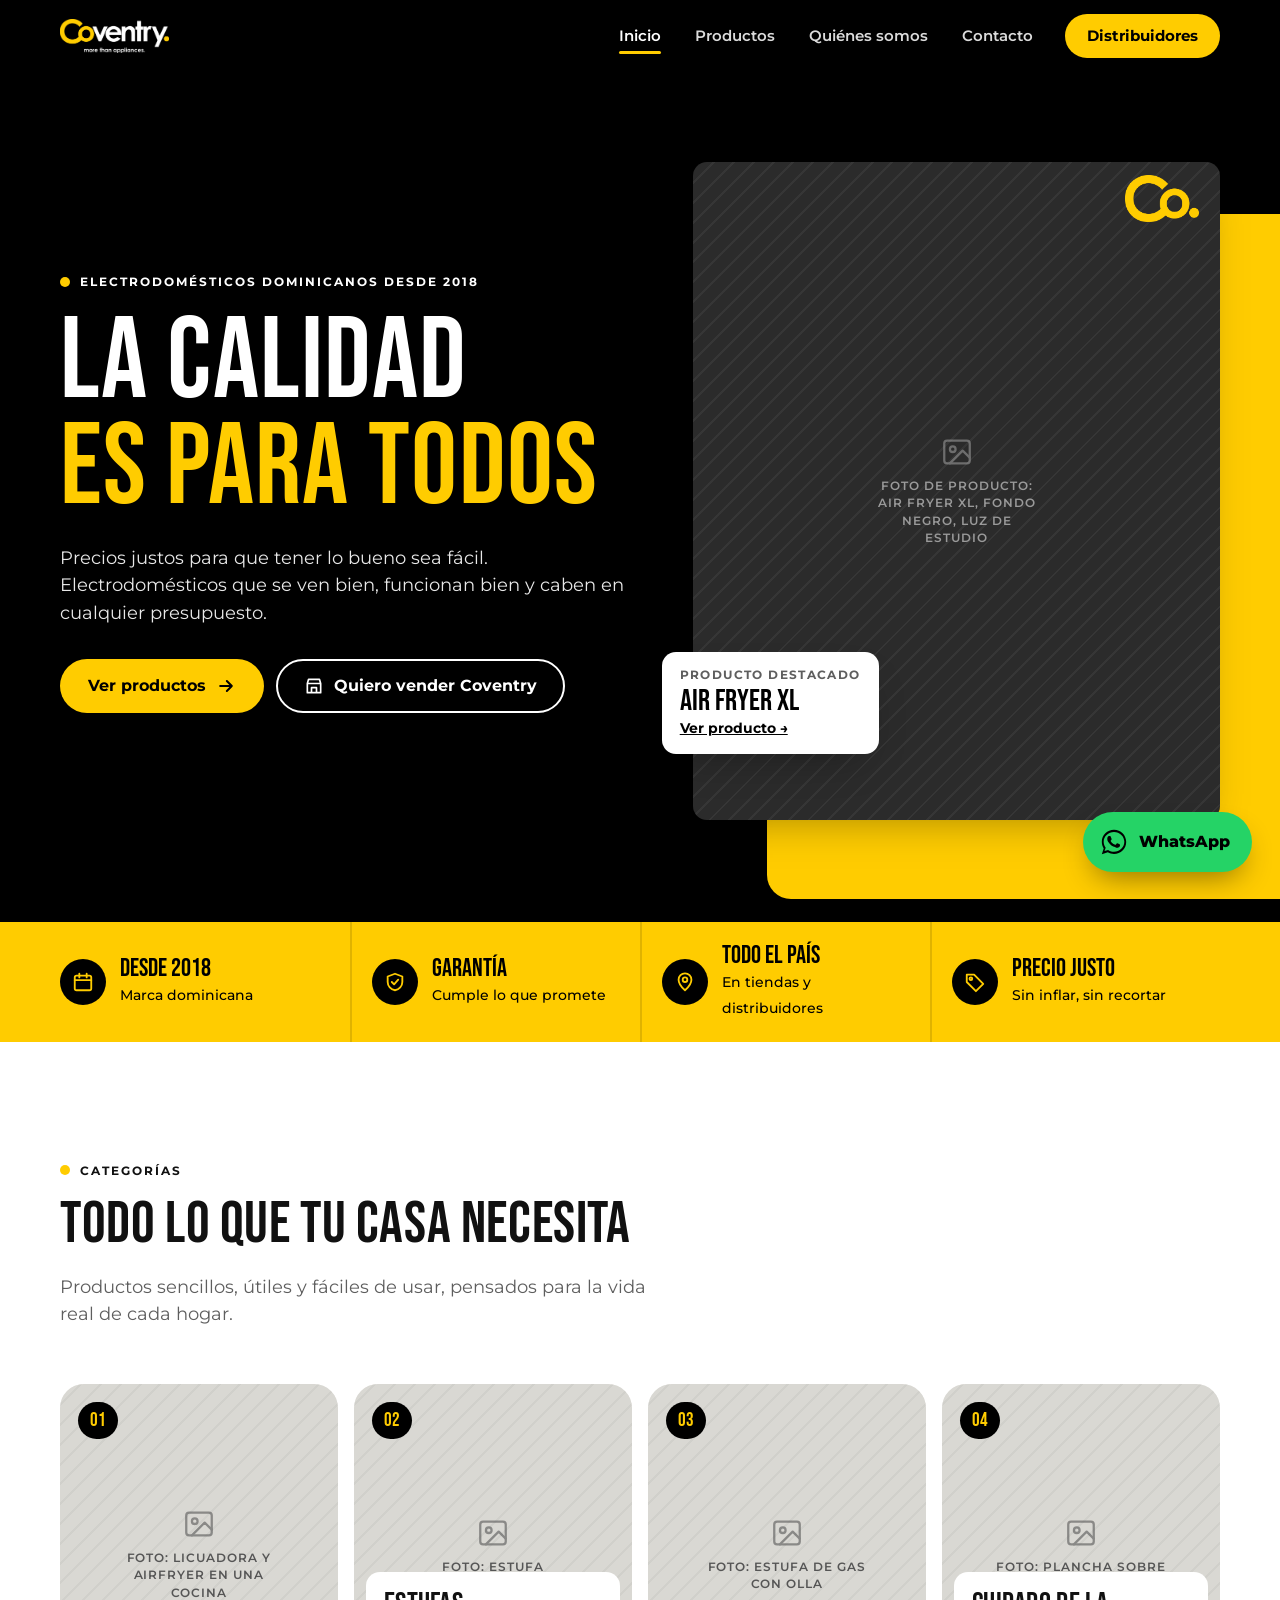
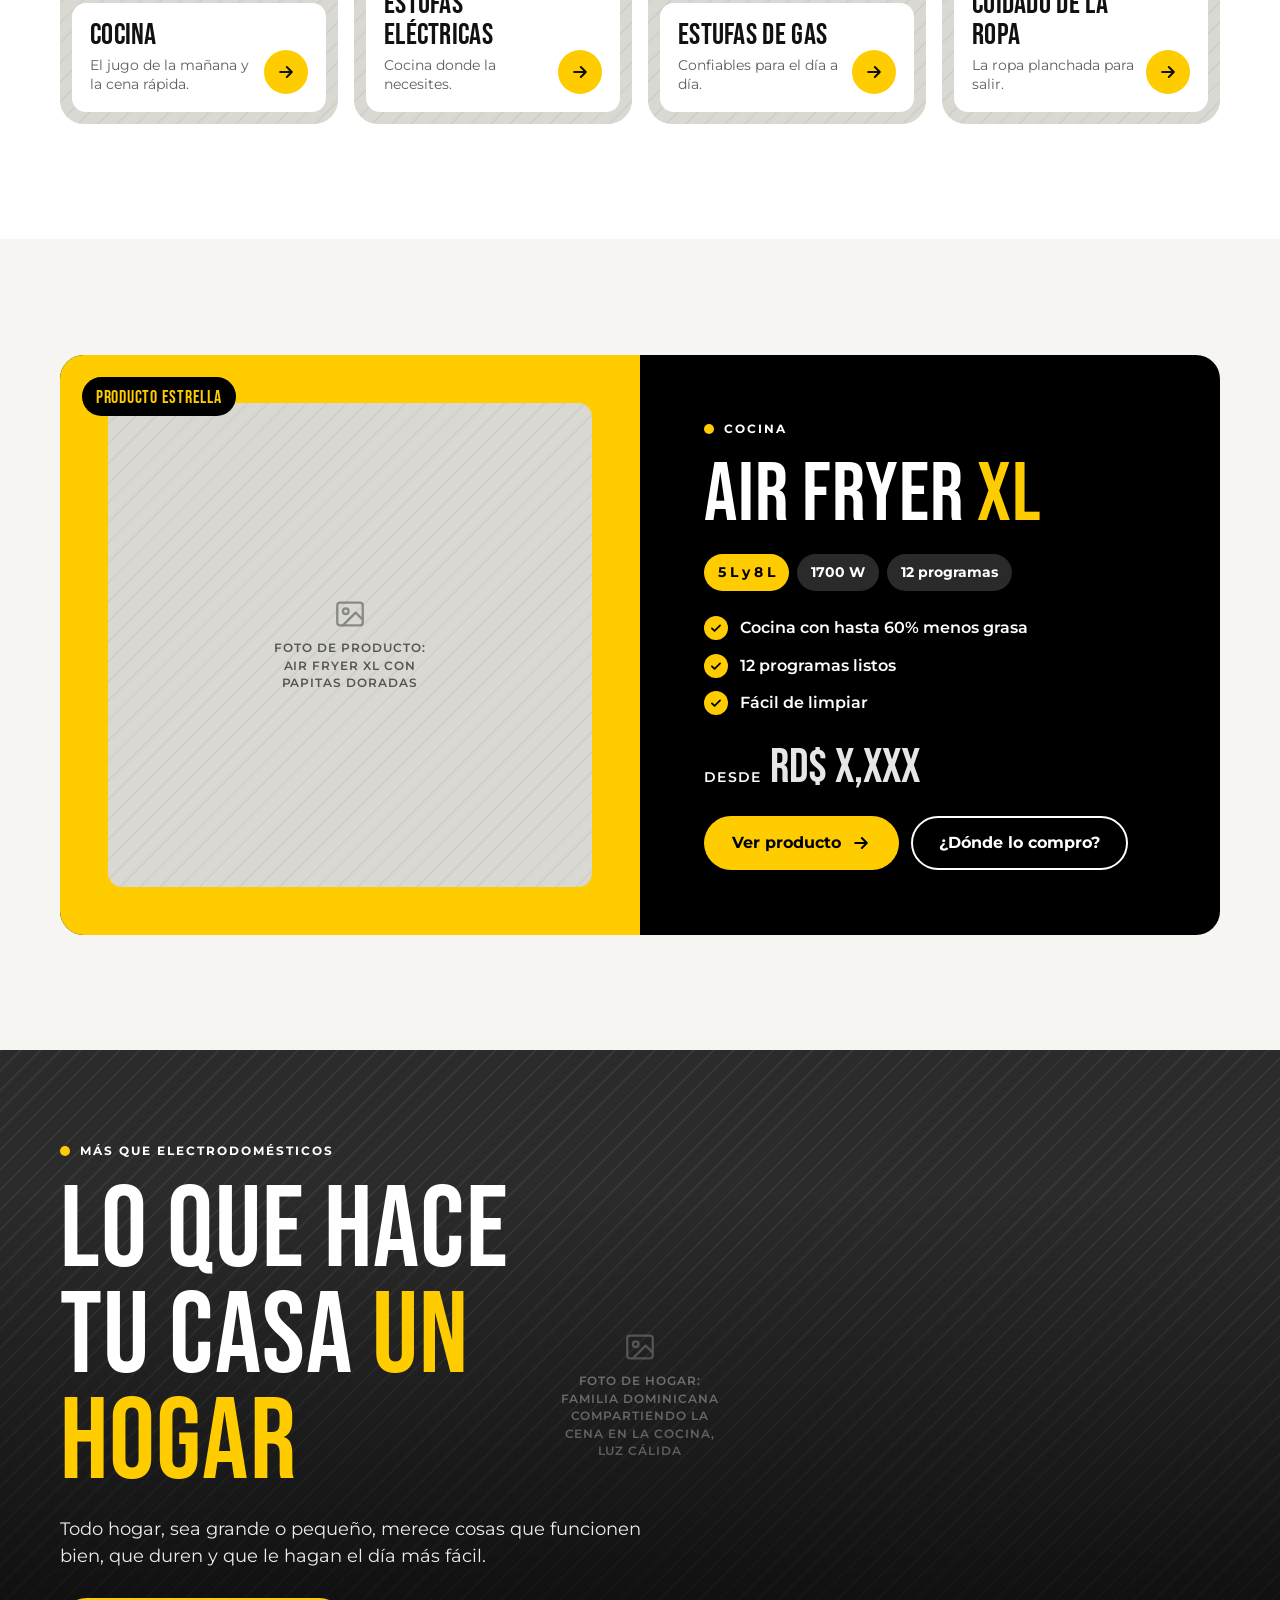
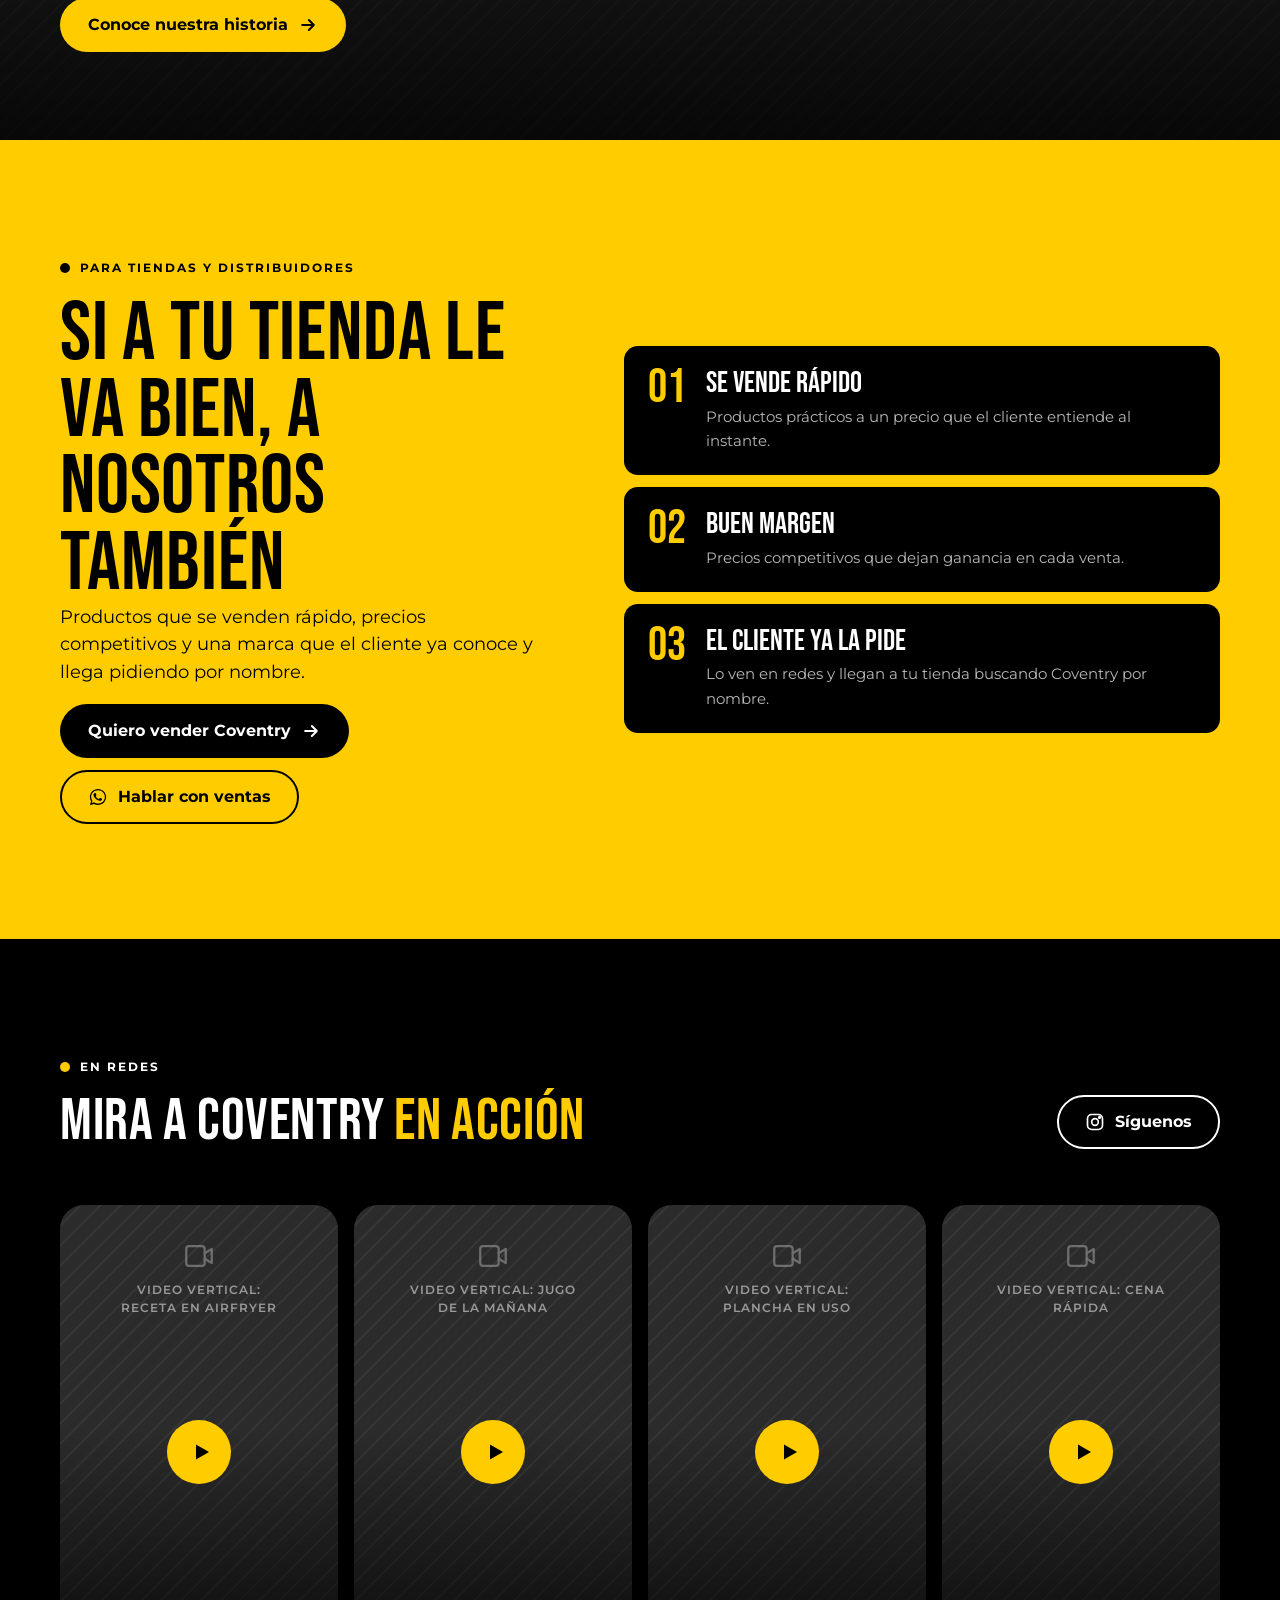
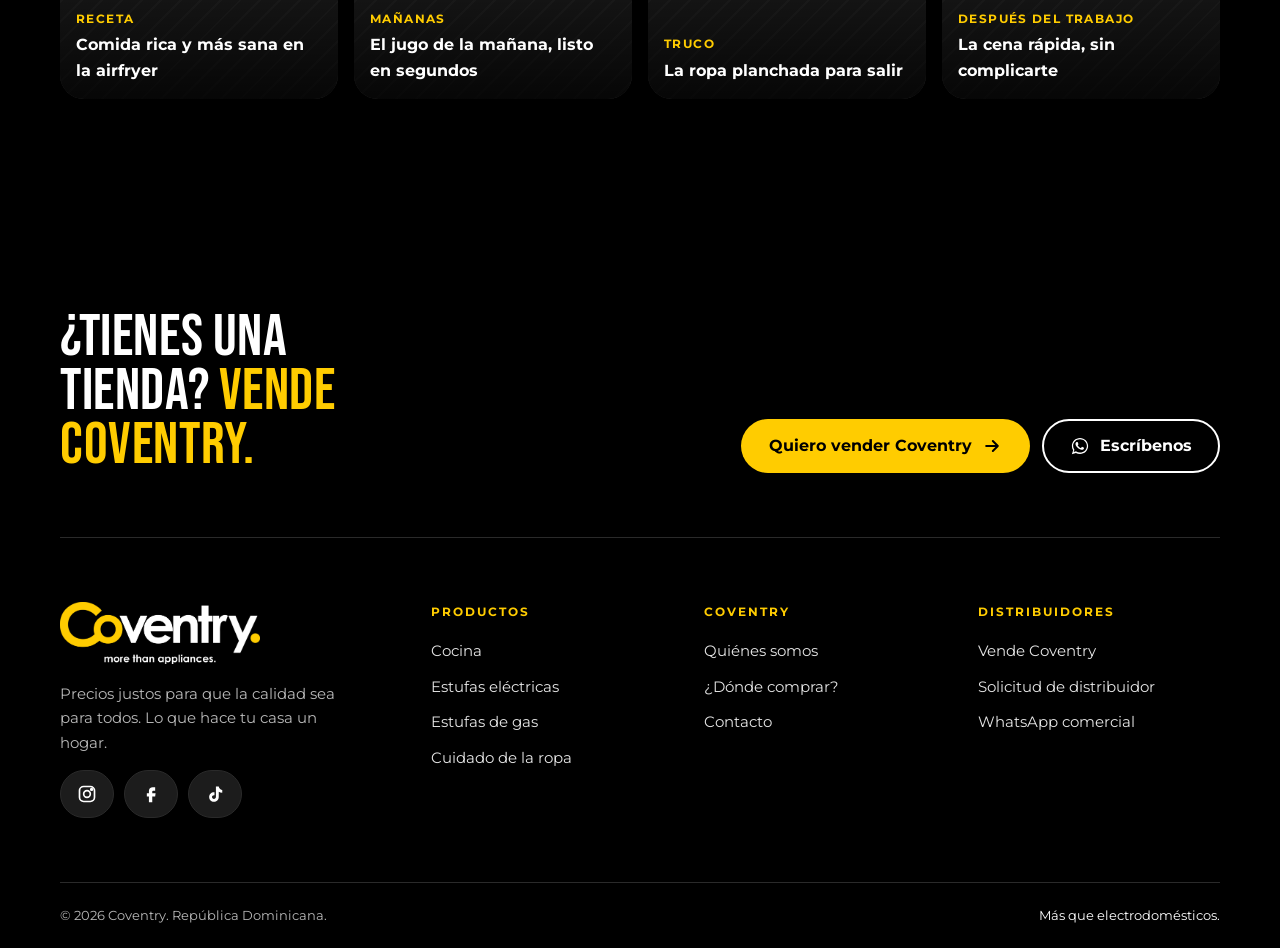
<file: index.html>
<!doctype html>
<html lang="es-DO">
<head>
<meta charset="utf-8">
<meta name="viewport" content="width=device-width, initial-scale=1">
<title>Coventry · La calidad es para todos | Electrodomésticos en RD</title>
<meta name="description" content="Electrodomésticos prácticos y confiables a precio justo, en tiendas de todo el país desde 2018. Coventry: más que electrodomésticos.">
<meta name="theme-color" content="#000000">
<link rel="icon" type="image/png" href="assets/logos/favicon.png">
<link rel="apple-touch-icon" href="assets/logos/favicon.png">
<link rel="preconnect" href="https://fonts.googleapis.com">
<link rel="preconnect" href="https://fonts.gstatic.com" crossorigin>
<link href="https://fonts.googleapis.com/css2?family=Bebas+Neue&family=Montserrat:wght@400;500;600;700;800&display=swap" rel="stylesheet">
<link rel="stylesheet" href="assets/css/styles.css">
</head>
<body class="">
<a class="skip" href="#contenido">Saltar al contenido</a>
<header class="site-header">
  <div class="container site-header__bar">
    <a class="brand" href="index.html" aria-label="Coventry, ir al inicio"><img src="assets/logos/coventry-logo-oscuro.png" alt="Coventry" width="109" height="34"></a>
    <button class="nav-toggle" type="button" aria-expanded="false" aria-controls="menu" aria-label="Abrir menú"><span></span></button>
    <nav class="nav" id="menu" aria-label="Principal">
      <a class="nav__link" href="index.html" aria-current="page">Inicio</a>
      <a class="nav__link" href="productos.html">Productos</a>
      <a class="nav__link" href="quienes-somos.html">Quiénes somos</a>
      <a class="nav__link" href="contacto.html">Contacto</a>
      <a class="btn btn--yellow btn--sm" href="distribuidores.html">Distribuidores</a>
    </nav>
  </div>
</header>
<main id="contenido">

<!-- 1. PORTADA · Objetivo: entender la marca en 5 segundos y elegir camino -->
<section class="hero" aria-labelledby="hero-title">
  <div class="container hero__grid">
    <div>
      <p class="eyebrow">Electrodomésticos dominicanos desde 2018</p>
      <h1 class="display hero__title" id="hero-title">La calidad <span class="hl">es para todos</span></h1>
      <p class="lead">Precios justos para que tener lo bueno sea fácil. Electrodomésticos que se ven bien, funcionan bien y caben en cualquier presupuesto.</p>
      <div class="btn-row">
        <a class="btn btn--yellow" href="productos.html">Ver productos <svg viewBox="0 0 24 24" fill="none" stroke="currentColor" stroke-width="2.4" stroke-linecap="round" stroke-linejoin="round"><path d="M5 12h14M13 6l6 6-6 6"/></svg></a>
        <a class="btn btn--outline" href="distribuidores.html"><svg viewBox="0 0 24 24" fill="none" stroke="currentColor" stroke-width="2" stroke-linecap="round" stroke-linejoin="round"><path d="M4 9l1.5-5h13L20 9M4 9v11h16V9M4 9h16M9 20v-6h6v6"/></svg> Quiero vender Coventry</a>
      </div>
    </div>
    <div class="hero__visual">
      <div class="hero__block" aria-hidden="true"></div>
      <img class="hero__iso" src="assets/logos/coventry-isotipo.png" alt="" width="74" height="47">
      <div class="ph ph--4x5 ph--dark" role="img" aria-label="Foto pendiente: Foto de producto: Air Fryer XL, fondo negro, luz de estudio"><span class="ph__label"><svg viewBox="0 0 24 24" fill="none" stroke="currentColor" stroke-width="1.6" stroke-linecap="round" stroke-linejoin="round"><rect x="3" y="4" width="18" height="16" rx="2"/><circle cx="9" cy="10" r="2"/><path d="M21 16l-5-5-9 9"/></svg><span>Foto de producto: Air Fryer XL, fondo negro, luz de estudio</span></span></div>
      <div class="hero__tag">
        <small>Producto destacado</small>
        <strong>Air Fryer XL</strong>
        <a href="air-fryer-xl.html">Ver producto →</a>
      </div>
    </div>
  </div>
</section>

<!-- 2. FRANJA DE CONFIANZA -->
<section class="trust" aria-label="Por qué confiar en Coventry">
  <div class="container">
    <ul class="trust__list">
      <li class="trust__item"><span class="trust__icon"><svg viewBox="0 0 24 24" fill="none" stroke="currentColor" stroke-width="2" stroke-linecap="round" stroke-linejoin="round"><rect x="3" y="5" width="18" height="16" rx="2"/><path d="M3 10h18M8 3v4M16 3v4"/></svg></span><div><strong>Desde 2018</strong><span>Marca dominicana</span></div></li>
      <li class="trust__item"><span class="trust__icon"><svg viewBox="0 0 24 24" fill="none" stroke="currentColor" stroke-width="2" stroke-linecap="round" stroke-linejoin="round"><path d="M12 3l8 3v6c0 4.5-3.4 8.3-8 9-4.6-.7-8-4.5-8-9V6z"/><path d="M8.5 12l2.5 2.5 4.5-5"/></svg></span><div><strong>Garantía</strong><span>Cumple lo que promete</span></div></li>
      <li class="trust__item"><span class="trust__icon"><svg viewBox="0 0 24 24" fill="none" stroke="currentColor" stroke-width="2" stroke-linecap="round" stroke-linejoin="round"><path d="M12 21s-7-6.1-7-11.5a7 7 0 0114 0C19 14.9 12 21 12 21z"/><circle cx="12" cy="9.5" r="2.5"/></svg></span><div><strong>Todo el país</strong><span>En tiendas y distribuidores</span></div></li>
      <li class="trust__item"><span class="trust__icon"><svg viewBox="0 0 24 24" fill="none" stroke="currentColor" stroke-width="2" stroke-linecap="round" stroke-linejoin="round"><path d="M3 12V4h8l10 10-8 8z"/><circle cx="7.5" cy="8.5" r="1.5"/></svg></span><div><strong>Precio justo</strong><span>Sin inflar, sin recortar</span></div></li>
    </ul>
  </div>
</section>

<!-- 3. CATEGORÍAS · Objetivo: llevar al consumidor al catálogo -->
<section class="section" aria-labelledby="cats-title">
  <div class="container">
    <div class="section-head">
      <div>
        <p class="eyebrow">Categorías</p>
        <h2 class="h2" id="cats-title">Todo lo que tu casa necesita</h2>
      </div>
      <p class="lead muted">Productos sencillos, útiles y fáciles de usar, pensados para la vida real de cada hogar.</p>
    </div>
    <div class="cats">
      <a class="cat" href="productos.html#cocina">
        <div class="ph " role="img" aria-label="Foto pendiente: Foto: licuadora y airfryer en una cocina"><span class="ph__label"><svg viewBox="0 0 24 24" fill="none" stroke="currentColor" stroke-width="1.6" stroke-linecap="round" stroke-linejoin="round"><rect x="3" y="4" width="18" height="16" rx="2"/><circle cx="9" cy="10" r="2"/><path d="M21 16l-5-5-9 9"/></svg><span>Foto: licuadora y airfryer en una cocina</span></span></div>
        <span class="cat__num">01</span>
        <span class="cat__body"><span><span class="h3">Cocina</span><p>El jugo de la mañana y la cena rápida.</p></span><span class="cat__go"><svg viewBox="0 0 24 24" fill="none" stroke="currentColor" stroke-width="2.4" stroke-linecap="round" stroke-linejoin="round"><path d="M5 12h14M13 6l6 6-6 6"/></svg></span></span>
      </a>
      <a class="cat" href="productos.html#estufas-electricas">
        <div class="ph " role="img" aria-label="Foto pendiente: Foto: estufa eléctrica en uso"><span class="ph__label"><svg viewBox="0 0 24 24" fill="none" stroke="currentColor" stroke-width="1.6" stroke-linecap="round" stroke-linejoin="round"><rect x="3" y="4" width="18" height="16" rx="2"/><circle cx="9" cy="10" r="2"/><path d="M21 16l-5-5-9 9"/></svg><span>Foto: estufa eléctrica en uso</span></span></div>
        <span class="cat__num">02</span>
        <span class="cat__body"><span><span class="h3">Estufas eléctricas</span><p>Cocina donde la necesites.</p></span><span class="cat__go"><svg viewBox="0 0 24 24" fill="none" stroke="currentColor" stroke-width="2.4" stroke-linecap="round" stroke-linejoin="round"><path d="M5 12h14M13 6l6 6-6 6"/></svg></span></span>
      </a>
      <a class="cat" href="productos.html#estufas-gas">
        <div class="ph " role="img" aria-label="Foto pendiente: Foto: estufa de gas con olla"><span class="ph__label"><svg viewBox="0 0 24 24" fill="none" stroke="currentColor" stroke-width="1.6" stroke-linecap="round" stroke-linejoin="round"><rect x="3" y="4" width="18" height="16" rx="2"/><circle cx="9" cy="10" r="2"/><path d="M21 16l-5-5-9 9"/></svg><span>Foto: estufa de gas con olla</span></span></div>
        <span class="cat__num">03</span>
        <span class="cat__body"><span><span class="h3">Estufas de gas</span><p>Confiables para el día a día.</p></span><span class="cat__go"><svg viewBox="0 0 24 24" fill="none" stroke="currentColor" stroke-width="2.4" stroke-linecap="round" stroke-linejoin="round"><path d="M5 12h14M13 6l6 6-6 6"/></svg></span></span>
      </a>
      <a class="cat" href="productos.html#ropa">
        <div class="ph " role="img" aria-label="Foto pendiente: Foto: plancha sobre camisa"><span class="ph__label"><svg viewBox="0 0 24 24" fill="none" stroke="currentColor" stroke-width="1.6" stroke-linecap="round" stroke-linejoin="round"><rect x="3" y="4" width="18" height="16" rx="2"/><circle cx="9" cy="10" r="2"/><path d="M21 16l-5-5-9 9"/></svg><span>Foto: plancha sobre camisa</span></span></div>
        <span class="cat__num">04</span>
        <span class="cat__body"><span><span class="h3">Cuidado de la ropa</span><p>La ropa planchada para salir.</p></span><span class="cat__go"><svg viewBox="0 0 24 24" fill="none" stroke="currentColor" stroke-width="2.4" stroke-linecap="round" stroke-linejoin="round"><path d="M5 12h14M13 6l6 6-6 6"/></svg></span></span>
      </a>
    </div>
  </div>
</section>

<!-- 4. PRODUCTO ESTRELLA · Objetivo: llevar a la ficha -->
<section class="section section--paper" aria-labelledby="star-title">
  <div class="container">
    <article class="star">
      <div class="star__media">
        <span class="star__badge">Producto estrella</span>
        <div class="ph ph--1x1" role="img" aria-label="Foto pendiente: Foto de producto: Air Fryer XL con papitas doradas"><span class="ph__label"><svg viewBox="0 0 24 24" fill="none" stroke="currentColor" stroke-width="1.6" stroke-linecap="round" stroke-linejoin="round"><rect x="3" y="4" width="18" height="16" rx="2"/><circle cx="9" cy="10" r="2"/><path d="M21 16l-5-5-9 9"/></svg><span>Foto de producto: Air Fryer XL con papitas doradas</span></span></div>
      </div>
      <div class="star__body on-dark">
        <p class="eyebrow">Cocina</p>
        <h2 class="h1" id="star-title">Air Fryer <span class="hl">XL</span></h2>
        <div class="star__specs">
          <span class="chip chip--yellow">5 L y 8 L</span>
          <span class="chip">1700 W</span>
          <span class="chip">12 programas</span>
        </div>
        <ul class="checks">
          <li>Cocina con hasta 60% menos grasa</li>
          <li>12 programas listos</li>
          <li>Fácil de limpiar</li>
        </ul>
        <div class="price price--tbd"><small>Desde</small><strong>RD$ X,XXX</strong></div>
        <div class="btn-row">
          <a class="btn btn--yellow" href="air-fryer-xl.html">Ver producto <svg viewBox="0 0 24 24" fill="none" stroke="currentColor" stroke-width="2.4" stroke-linecap="round" stroke-linejoin="round"><path d="M5 12h14M13 6l6 6-6 6"/></svg></a>
          <a class="btn btn--outline" href="contacto.html#donde-comprar">¿Dónde lo compro?</a>
        </div>
      </div>
    </article>
  </div>
</section>

<!-- 5. EMOCIONAL · Objetivo: conexión con la marca -->
<section class="feel" aria-labelledby="feel-title">
  <div class="ph ph--dark" role="img" aria-label="Foto pendiente: Foto de hogar: familia dominicana compartiendo la cena en la cocina, luz cálida"><span class="ph__label"><svg viewBox="0 0 24 24" fill="none" stroke="currentColor" stroke-width="1.6" stroke-linecap="round" stroke-linejoin="round"><rect x="3" y="4" width="18" height="16" rx="2"/><circle cx="9" cy="10" r="2"/><path d="M21 16l-5-5-9 9"/></svg><span>Foto de hogar: familia dominicana compartiendo la cena en la cocina, luz cálida</span></span></div>
  <div class="container">
    <p class="eyebrow">Más que electrodomésticos</p>
    <h2 class="display feel__quote" id="feel-title">Lo que hace tu casa <span class="hl">un hogar</span></h2>
    <p class="lead">Todo hogar, sea grande o pequeño, merece cosas que funcionen bien, que duren y que le hagan el día más fácil.</p>
    <a class="btn btn--yellow" href="quienes-somos.html">Conoce nuestra historia <svg viewBox="0 0 24 24" fill="none" stroke="currentColor" stroke-width="2.4" stroke-linecap="round" stroke-linejoin="round"><path d="M5 12h14M13 6l6 6-6 6"/></svg></a>
  </div>
</section>

<!-- 6. DISTRIBUIDORES · Objetivo: generar solicitudes de tiendas -->
<section class="section section--yellow" id="vende" aria-labelledby="dist-title">
  <div class="container dist">
    <div>
      <p class="eyebrow">Para tiendas y distribuidores</p>
      <h2 class="h1" id="dist-title">Si a tu tienda le va bien, a nosotros también</h2>
      <p class="lead">Productos que se venden rápido, precios competitivos y una marca que el cliente ya conoce y llega pidiendo por nombre.</p>
      <div class="btn-row">
        <a class="btn btn--black" href="distribuidores.html">Quiero vender Coventry <svg viewBox="0 0 24 24" fill="none" stroke="currentColor" stroke-width="2.4" stroke-linecap="round" stroke-linejoin="round"><path d="M5 12h14M13 6l6 6-6 6"/></svg></a>
        <a class="btn btn--outline" href="https://wa.me/?text=Hola%20Coventry%2C%20quiero%20informaci%C3%B3n" target="_blank" rel="noopener"><svg viewBox="0 0 32 32" fill="currentColor"><path d="M16 3C8.8 3 3 8.7 3 15.8c0 2.5.7 4.9 2 7L3 29l6.4-2c2 1.1 4.3 1.7 6.6 1.7 7.2 0 13-5.7 13-12.8S23.2 3 16 3zm0 23.4c-2.1 0-4.1-.6-5.9-1.7l-.4-.2-3.8 1.2 1.2-3.7-.3-.4c-1.2-1.8-1.8-3.8-1.8-5.9C5 9.9 9.9 5.2 16 5.2s11 4.7 11 10.6-4.9 10.6-11 10.6zm6-7.9c-.3-.2-2-1-2.3-1.1-.3-.1-.5-.2-.8.2-.2.3-.9 1.1-1.1 1.3-.2.2-.4.2-.7.1-.3-.2-1.4-.5-2.7-1.6-1-.9-1.7-2-1.9-2.3-.2-.3 0-.5.1-.7l.5-.6c.2-.2.2-.4.3-.6.1-.2 0-.4 0-.6l-1-2.5c-.3-.7-.6-.6-.8-.6h-.7c-.2 0-.6.1-.9.4-.3.3-1.2 1.1-1.2 2.8s1.2 3.3 1.4 3.5c.2.2 2.4 3.6 5.8 5 .8.3 1.4.5 1.9.7.8.3 1.5.2 2.1.1.6-.1 2-.8 2.2-1.6.3-.8.3-1.4.2-1.6-.1-.1-.3-.2-.6-.4z"/></svg> Hablar con ventas</a>
      </div>
    </div>
    <div class="dist__points">
      <div class="dist__point"><b>01</b><h3>Se vende rápido</h3><p>Productos prácticos a un precio que el cliente entiende al instante.</p></div>
      <div class="dist__point"><b>02</b><h3>Buen margen</h3><p>Precios competitivos que dejan ganancia en cada venta.</p></div>
      <div class="dist__point"><b>03</b><h3>El cliente ya la pide</h3><p>Lo ven en redes y llegan a tu tienda buscando Coventry por nombre.</p></div>
    </div>
  </div>
</section>

<!-- 7. REDES · Objetivo: comunidad y prueba social -->
<section class="section section--black" aria-labelledby="reels-title">
  <div class="container">
    <div class="section-head">
      <div>
        <p class="eyebrow">En redes</p>
        <h2 class="h2" id="reels-title">Mira a Coventry <span class="hl">en acción</span></h2>
      </div>
      <a class="btn btn--outline" href="#" aria-label="Seguir a Coventry en Instagram"><svg viewBox="0 0 24 24" fill="none" stroke="currentColor" stroke-width="2"><rect x="3" y="3" width="18" height="18" rx="5"/><circle cx="12" cy="12" r="4"/><circle cx="17.5" cy="6.5" r="1" fill="currentColor"/></svg> Síguenos</a>
    </div>
    <div class="reels">
      <a class="reel" href="#"><div class="ph ph--9x16 ph--dark" role="img" aria-label="Foto pendiente: Video vertical: receta en airfryer"><span class="ph__label"><svg viewBox="0 0 24 24" fill="none" stroke="currentColor" stroke-width="1.6" stroke-linecap="round" stroke-linejoin="round"><rect x="3" y="5" width="13" height="14" rx="2"/><path d="M16 10l5-3v10l-5-3"/></svg><span>Video vertical: receta en airfryer</span></span></div><span class="reel__play"><svg viewBox="0 0 24 24" fill="currentColor"><path d="M7 4.5v15l13-7.5z"/></svg></span><span class="reel__cap"><small>Receta</small><span>Comida rica y más sana en la airfryer</span></span></a>
      <a class="reel" href="#"><div class="ph ph--9x16 ph--dark" role="img" aria-label="Foto pendiente: Video vertical: jugo de la mañana"><span class="ph__label"><svg viewBox="0 0 24 24" fill="none" stroke="currentColor" stroke-width="1.6" stroke-linecap="round" stroke-linejoin="round"><rect x="3" y="5" width="13" height="14" rx="2"/><path d="M16 10l5-3v10l-5-3"/></svg><span>Video vertical: jugo de la mañana</span></span></div><span class="reel__play"><svg viewBox="0 0 24 24" fill="currentColor"><path d="M7 4.5v15l13-7.5z"/></svg></span><span class="reel__cap"><small>Mañanas</small><span>El jugo de la mañana, listo en segundos</span></span></a>
      <a class="reel" href="#"><div class="ph ph--9x16 ph--dark" role="img" aria-label="Foto pendiente: Video vertical: plancha en uso"><span class="ph__label"><svg viewBox="0 0 24 24" fill="none" stroke="currentColor" stroke-width="1.6" stroke-linecap="round" stroke-linejoin="round"><rect x="3" y="5" width="13" height="14" rx="2"/><path d="M16 10l5-3v10l-5-3"/></svg><span>Video vertical: plancha en uso</span></span></div><span class="reel__play"><svg viewBox="0 0 24 24" fill="currentColor"><path d="M7 4.5v15l13-7.5z"/></svg></span><span class="reel__cap"><small>Truco</small><span>La ropa planchada para salir</span></span></a>
      <a class="reel" href="#"><div class="ph ph--9x16 ph--dark" role="img" aria-label="Foto pendiente: Video vertical: cena rápida"><span class="ph__label"><svg viewBox="0 0 24 24" fill="none" stroke="currentColor" stroke-width="1.6" stroke-linecap="round" stroke-linejoin="round"><rect x="3" y="5" width="13" height="14" rx="2"/><path d="M16 10l5-3v10l-5-3"/></svg><span>Video vertical: cena rápida</span></span></div><span class="reel__play"><svg viewBox="0 0 24 24" fill="currentColor"><path d="M7 4.5v15l13-7.5z"/></svg></span><span class="reel__cap"><small>Después del trabajo</small><span>La cena rápida, sin complicarte</span></span></a>
    </div>
  </div>
</section>
</main>
<footer class="site-footer">
  <div class="container">
    <div class="footer-cta">
      <h2 class="h2">¿Tienes una tienda? <span class="hl">Vende Coventry.</span></h2>
      <div class="btn-row">
        <a class="btn btn--yellow" href="distribuidores.html">Quiero vender Coventry <svg viewBox="0 0 24 24" fill="none" stroke="currentColor" stroke-width="2.4" stroke-linecap="round" stroke-linejoin="round"><path d="M5 12h14M13 6l6 6-6 6"/></svg></a>
        <a class="btn btn--outline" href="https://wa.me/?text=Hola%20Coventry%2C%20quiero%20informaci%C3%B3n" target="_blank" rel="noopener"><svg viewBox="0 0 32 32" fill="currentColor"><path d="M16 3C8.8 3 3 8.7 3 15.8c0 2.5.7 4.9 2 7L3 29l6.4-2c2 1.1 4.3 1.7 6.6 1.7 7.2 0 13-5.7 13-12.8S23.2 3 16 3zm0 23.4c-2.1 0-4.1-.6-5.9-1.7l-.4-.2-3.8 1.2 1.2-3.7-.3-.4c-1.2-1.8-1.8-3.8-1.8-5.9C5 9.9 9.9 5.2 16 5.2s11 4.7 11 10.6-4.9 10.6-11 10.6zm6-7.9c-.3-.2-2-1-2.3-1.1-.3-.1-.5-.2-.8.2-.2.3-.9 1.1-1.1 1.3-.2.2-.4.2-.7.1-.3-.2-1.4-.5-2.7-1.6-1-.9-1.7-2-1.9-2.3-.2-.3 0-.5.1-.7l.5-.6c.2-.2.2-.4.3-.6.1-.2 0-.4 0-.6l-1-2.5c-.3-.7-.6-.6-.8-.6h-.7c-.2 0-.6.1-.9.4-.3.3-1.2 1.1-1.2 2.8s1.2 3.3 1.4 3.5c.2.2 2.4 3.6 5.8 5 .8.3 1.4.5 1.9.7.8.3 1.5.2 2.1.1.6-.1 2-.8 2.2-1.6.3-.8.3-1.4.2-1.6-.1-.1-.3-.2-.6-.4z"/></svg> Escríbenos</a>
      </div>
    </div>
    <div class="footer-grid">
      <div class="footer-brand">
        <img src="assets/logos/coventry-logo-oscuro.png" alt="Coventry" width="200" height="62">
        <p>Precios justos para que la calidad sea para todos. Lo que hace tu casa un hogar.</p>
        <div class="socials socials--dark">
          <a class="social" href="#" aria-label="Instagram de Coventry"><svg viewBox="0 0 24 24" fill="none" stroke="currentColor" stroke-width="2"><rect x="3" y="3" width="18" height="18" rx="5"/><circle cx="12" cy="12" r="4"/><circle cx="17.5" cy="6.5" r="1" fill="currentColor"/></svg></a>
          <a class="social" href="#" aria-label="Facebook de Coventry"><svg viewBox="0 0 24 24" fill="currentColor"><path d="M14 8h3V4h-3c-2.8 0-4.5 1.8-4.5 4.6V11H7v4h2.5v7h4v-7H17l.5-4h-4V9c0-.6.4-1 1-1z"/></svg></a>
          <a class="social" href="#" aria-label="TikTok de Coventry"><svg viewBox="0 0 24 24" fill="currentColor"><path d="M16.5 3c.4 2.3 1.9 3.9 4.2 4.1v3.4c-1.6 0-3-.5-4.2-1.3v6.3c0 3.4-2.6 5.8-5.8 5.8S5 18.9 5 15.6s2.8-6 6.4-5.6v3.5c-1.6-.4-3 .6-3 2.1 0 1.3 1 2.3 2.3 2.3 1.4 0 2.4-1 2.4-2.6V3z"/></svg></a>
        </div>
      </div>
      <div class="footer-col">
        <h4>Productos</h4>
        <ul>
          <li><a href="productos.html#cocina">Cocina</a></li>
          <li><a href="productos.html#estufas-electricas">Estufas eléctricas</a></li>
          <li><a href="productos.html#estufas-gas">Estufas de gas</a></li>
          <li><a href="productos.html#ropa">Cuidado de la ropa</a></li>
        </ul>
      </div>
      <div class="footer-col">
        <h4>Coventry</h4>
        <ul>
          <li><a href="quienes-somos.html">Quiénes somos</a></li>
          <li><a href="contacto.html#donde-comprar">¿Dónde comprar?</a></li>
          <li><a href="contacto.html">Contacto</a></li>
        </ul>
      </div>
      <div class="footer-col">
        <h4>Distribuidores</h4>
        <ul>
          <li><a href="distribuidores.html">Vende Coventry</a></li>
          <li><a href="distribuidores.html#solicitud">Solicitud de distribuidor</a></li>
          <li><a href="https://wa.me/?text=Hola%20Coventry%2C%20quiero%20informaci%C3%B3n" target="_blank" rel="noopener">WhatsApp comercial</a></li>
        </ul>
      </div>
    </div>
    <div class="footer-legal">
      <span>© <span data-year>2026</span> Coventry. República Dominicana.</span>
      <span><em>Más que electrodomésticos.</em></span>
    </div>
  </div>
</footer>
<a class="wa-float" href="https://wa.me/?text=Hola%20Coventry%2C%20quiero%20informaci%C3%B3n" target="_blank" rel="noopener" aria-label="Escríbenos por WhatsApp"><svg viewBox="0 0 32 32" fill="currentColor"><path d="M16 3C8.8 3 3 8.7 3 15.8c0 2.5.7 4.9 2 7L3 29l6.4-2c2 1.1 4.3 1.7 6.6 1.7 7.2 0 13-5.7 13-12.8S23.2 3 16 3zm0 23.4c-2.1 0-4.1-.6-5.9-1.7l-.4-.2-3.8 1.2 1.2-3.7-.3-.4c-1.2-1.8-1.8-3.8-1.8-5.9C5 9.9 9.9 5.2 16 5.2s11 4.7 11 10.6-4.9 10.6-11 10.6zm6-7.9c-.3-.2-2-1-2.3-1.1-.3-.1-.5-.2-.8.2-.2.3-.9 1.1-1.1 1.3-.2.2-.4.2-.7.1-.3-.2-1.4-.5-2.7-1.6-1-.9-1.7-2-1.9-2.3-.2-.3 0-.5.1-.7l.5-.6c.2-.2.2-.4.3-.6.1-.2 0-.4 0-.6l-1-2.5c-.3-.7-.6-.6-.8-.6h-.7c-.2 0-.6.1-.9.4-.3.3-1.2 1.1-1.2 2.8s1.2 3.3 1.4 3.5c.2.2 2.4 3.6 5.8 5 .8.3 1.4.5 1.9.7.8.3 1.5.2 2.1.1.6-.1 2-.8 2.2-1.6.3-.8.3-1.4.2-1.6-.1-.1-.3-.2-.6-.4z"/></svg><span>WhatsApp</span></a>

<script src="assets/js/main.js"></script>
</body>
</html>
</file>
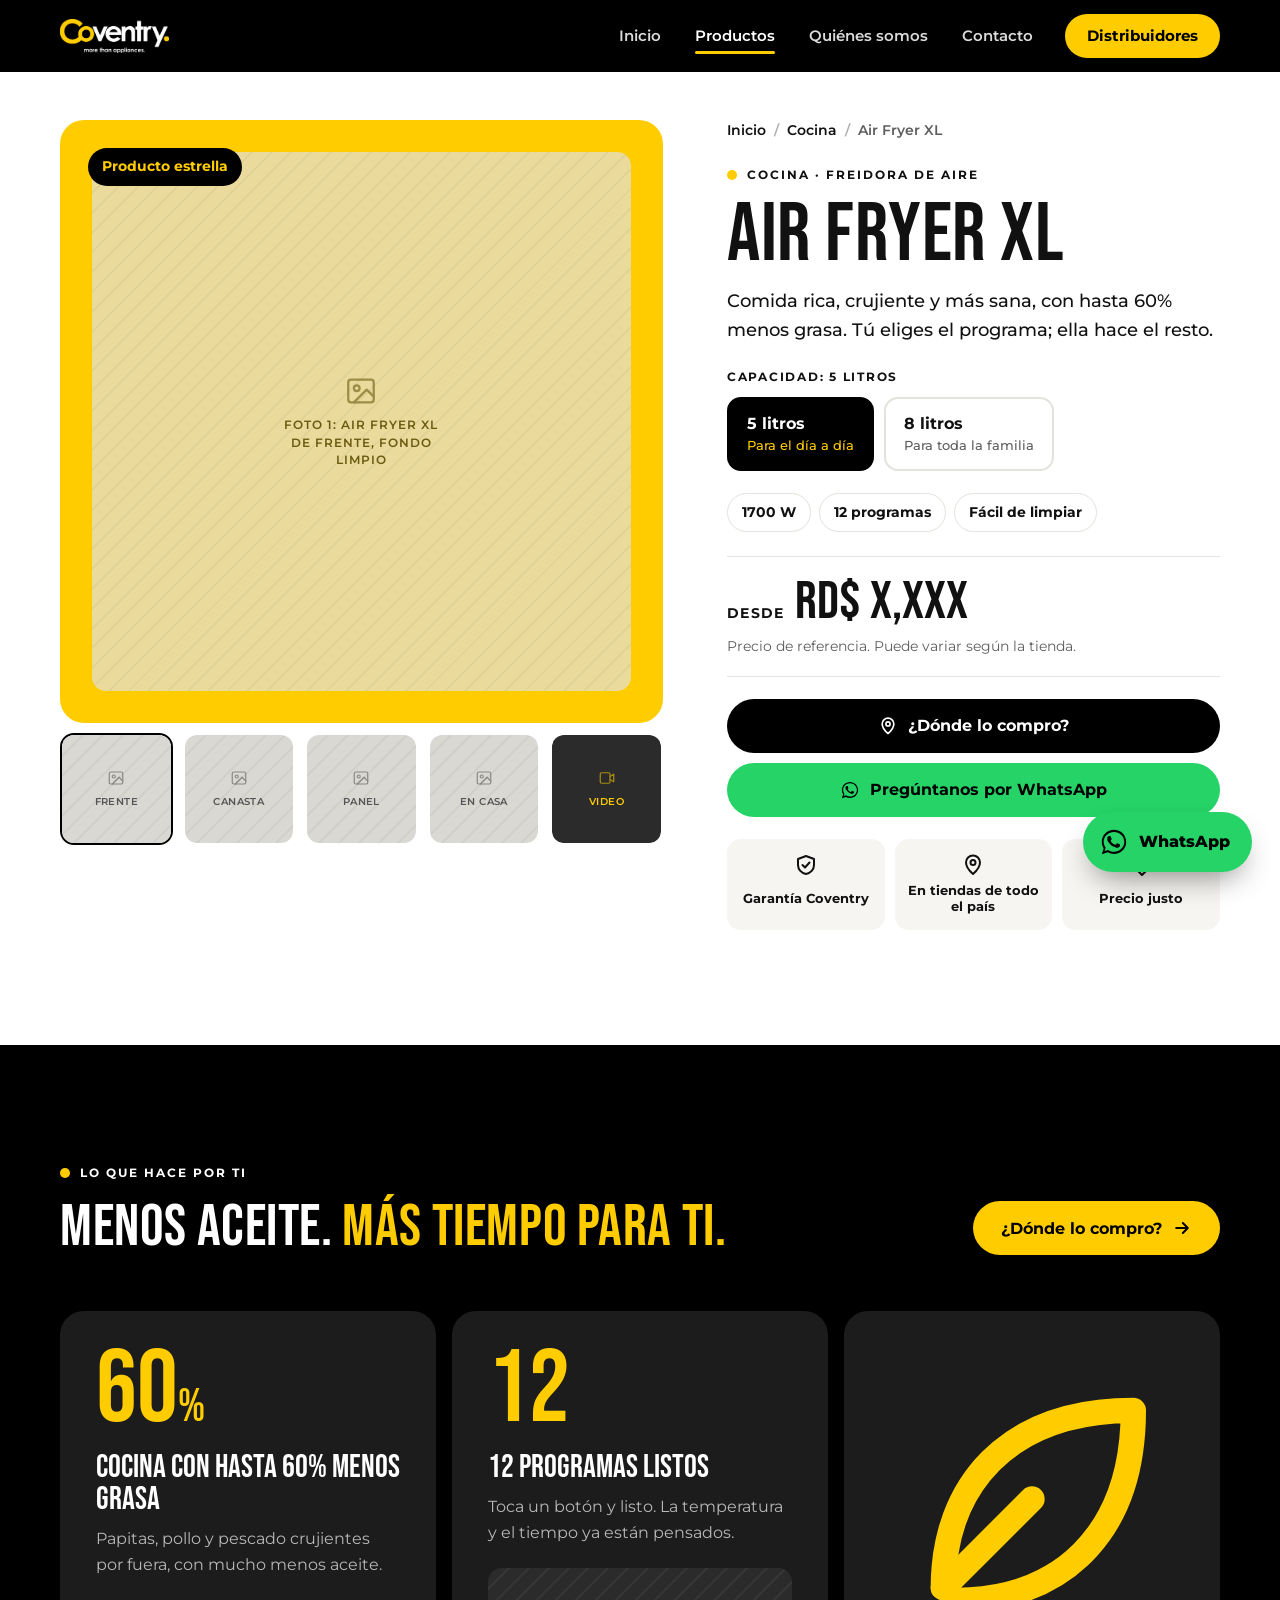
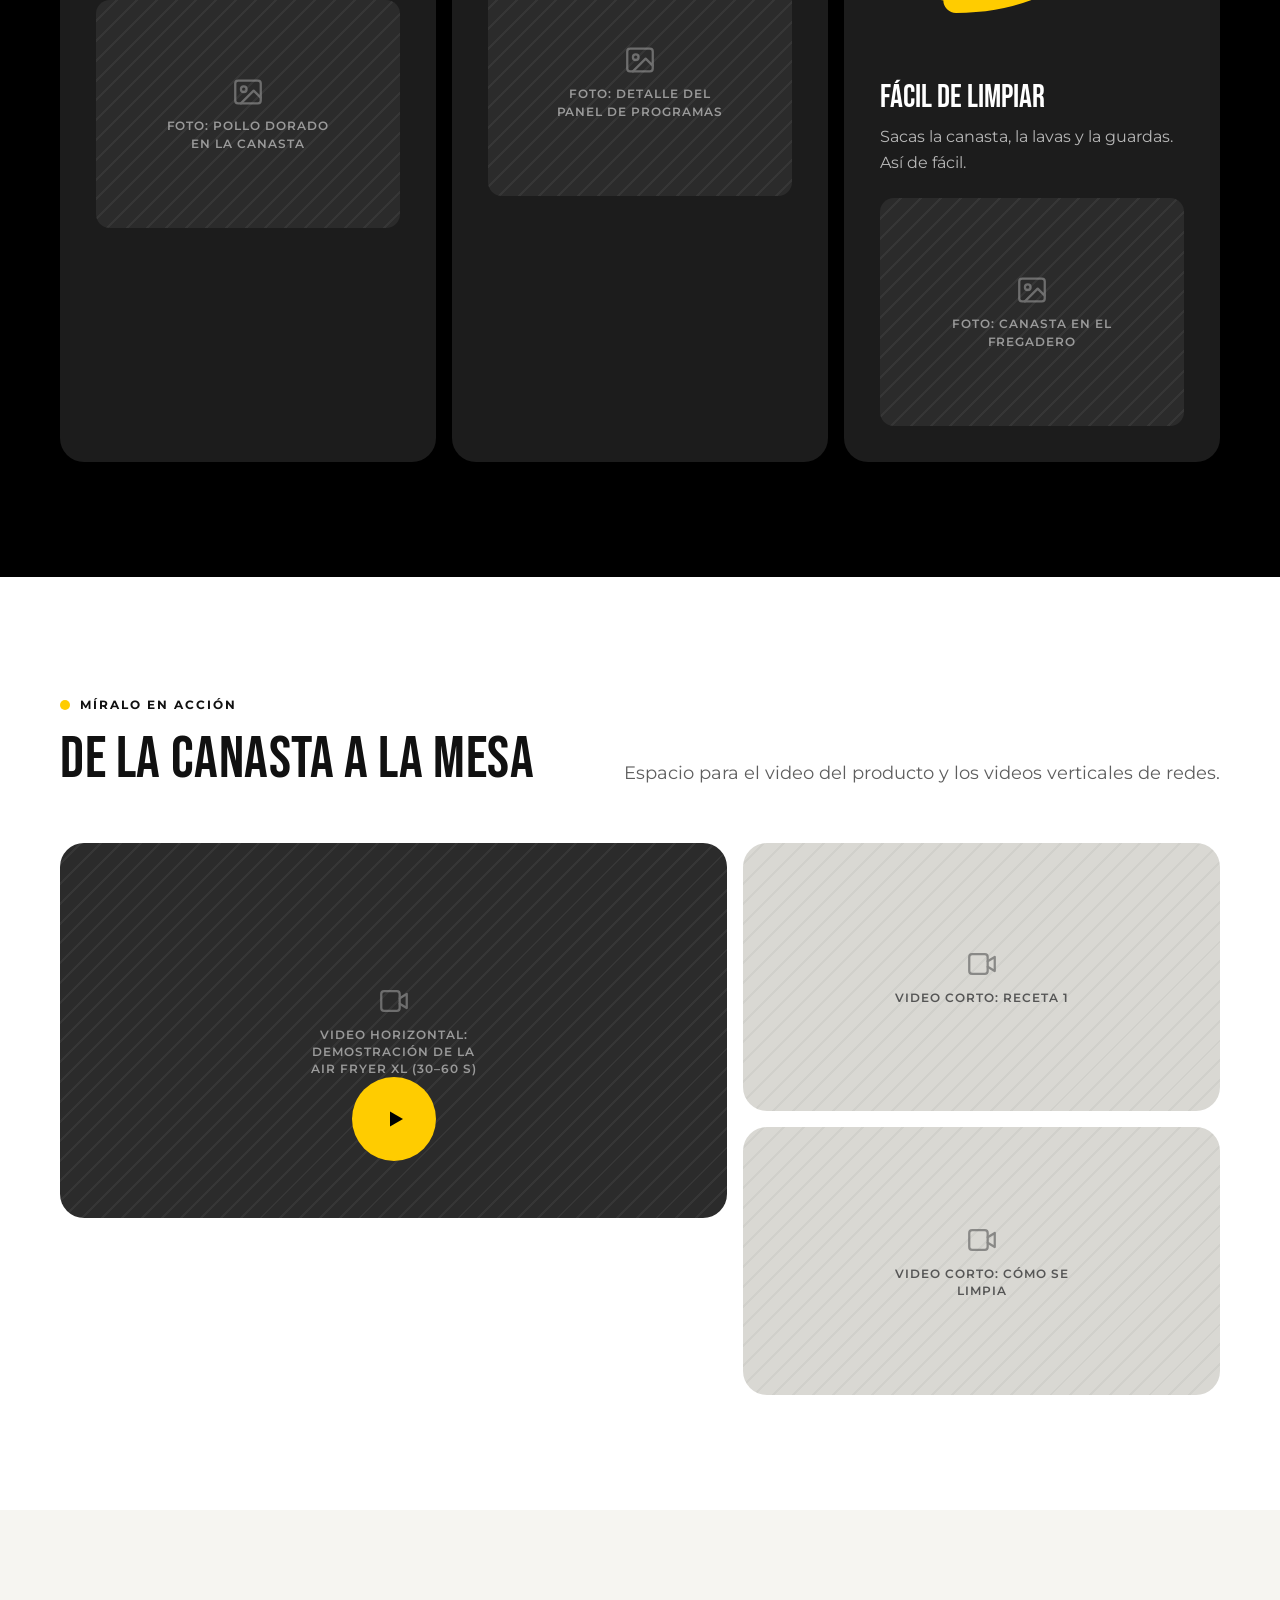
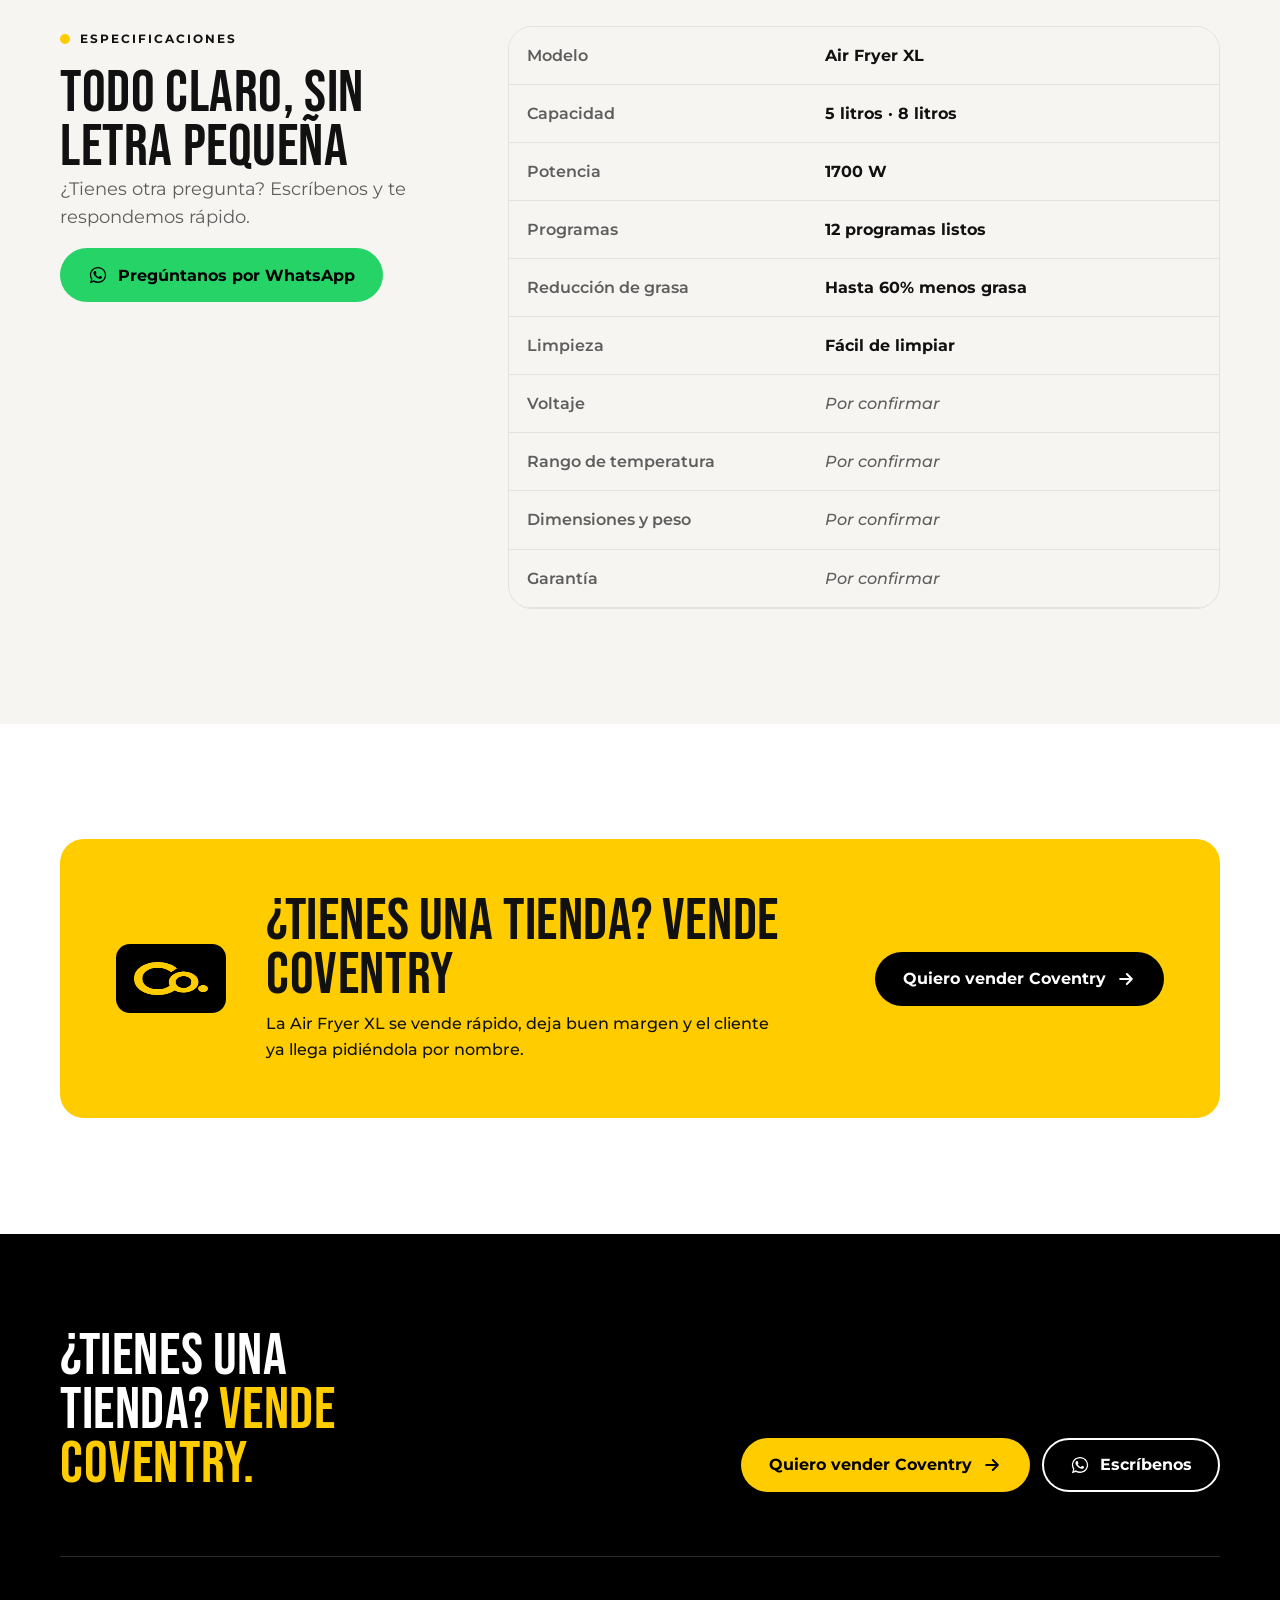
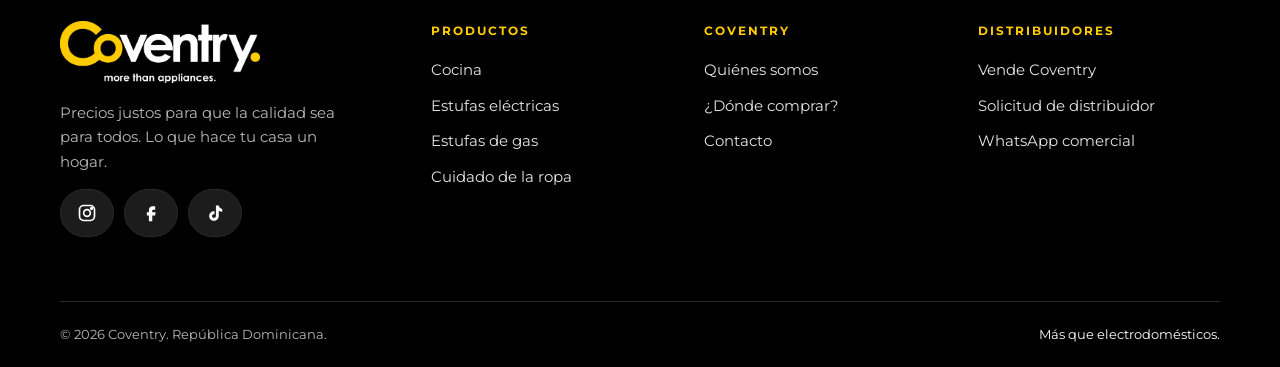
<file: air-fryer-xl.html>
<!doctype html>
<html lang="es-DO">
<head>
<meta charset="utf-8">
<meta name="viewport" content="width=device-width, initial-scale=1">
<title>Air Fryer XL 5 L y 8 L · 1700 W | Coventry</title>
<meta name="description" content="Air Fryer XL de Coventry: cocina con hasta 60% menos grasa, 12 programas listos y fácil de limpiar. Disponible en 5 y 8 litros.">
<meta name="theme-color" content="#000000">
<link rel="icon" type="image/png" href="assets/logos/favicon.png">
<link rel="apple-touch-icon" href="assets/logos/favicon.png">
<link rel="preconnect" href="https://fonts.googleapis.com">
<link rel="preconnect" href="https://fonts.gstatic.com" crossorigin>
<link href="https://fonts.googleapis.com/css2?family=Bebas+Neue&family=Montserrat:wght@400;500;600;700;800&display=swap" rel="stylesheet">
<link rel="stylesheet" href="assets/css/styles.css">
</head>
<body class="has-buybar">
<a class="skip" href="#contenido">Saltar al contenido</a>
<header class="site-header">
  <div class="container site-header__bar">
    <a class="brand" href="index.html" aria-label="Coventry, ir al inicio"><img src="assets/logos/coventry-logo-oscuro.png" alt="Coventry" width="109" height="34"></a>
    <button class="nav-toggle" type="button" aria-expanded="false" aria-controls="menu" aria-label="Abrir menú"><span></span></button>
    <nav class="nav" id="menu" aria-label="Principal">
      <a class="nav__link" href="index.html">Inicio</a>
      <a class="nav__link" href="productos.html" aria-current="page">Productos</a>
      <a class="nav__link" href="quienes-somos.html">Quiénes somos</a>
      <a class="nav__link" href="contacto.html">Contacto</a>
      <a class="btn btn--yellow btn--sm" href="distribuidores.html">Distribuidores</a>
    </nav>
  </div>
</header>
<main id="contenido">

<div class="container">
  <!-- FICHA PRINCIPAL · Objetivo: confianza + saber dónde comprar -->
  <section class="pdp" aria-labelledby="pdp-title">
    <div class="gallery">
      <div class="gallery__main">
        <span class="chip chip--yellow gallery__badge" style="background:#000;color:#FFCC00">Producto estrella</span>
        <div class="ph ph--1x1" role="img" aria-label="Foto pendiente: Foto 1: Air Fryer XL de frente, fondo limpio"><span class="ph__label"><svg viewBox="0 0 24 24" fill="none" stroke="currentColor" stroke-width="1.6" stroke-linecap="round" stroke-linejoin="round"><rect x="3" y="4" width="18" height="16" rx="2"/><circle cx="9" cy="10" r="2"/><path d="M21 16l-5-5-9 9"/></svg><span data-gallery-label>Foto 1: Air Fryer XL de frente, fondo limpio</span></span></div>
      </div>
      <div class="thumbs" role="group" aria-label="Galería de fotos">
        <button class="thumb" type="button" aria-current="true" data-label="Foto 1: Air Fryer XL de frente, fondo limpio"><div class="ph ph--1x1" role="img" aria-label="Foto pendiente: Frente"><span class="ph__label"><svg viewBox="0 0 24 24" fill="none" stroke="currentColor" stroke-width="1.6" stroke-linecap="round" stroke-linejoin="round"><rect x="3" y="4" width="18" height="16" rx="2"/><circle cx="9" cy="10" r="2"/><path d="M21 16l-5-5-9 9"/></svg><span>Frente</span></span></div></button>
        <button class="thumb" type="button" data-label="Foto 2: canasta abierta con papitas doradas"><div class="ph ph--1x1" role="img" aria-label="Foto pendiente: Canasta"><span class="ph__label"><svg viewBox="0 0 24 24" fill="none" stroke="currentColor" stroke-width="1.6" stroke-linecap="round" stroke-linejoin="round"><rect x="3" y="4" width="18" height="16" rx="2"/><circle cx="9" cy="10" r="2"/><path d="M21 16l-5-5-9 9"/></svg><span>Canasta</span></span></div></button>
        <button class="thumb" type="button" data-label="Foto 3: panel de control con los 12 programas"><div class="ph ph--1x1" role="img" aria-label="Foto pendiente: Panel"><span class="ph__label"><svg viewBox="0 0 24 24" fill="none" stroke="currentColor" stroke-width="1.6" stroke-linecap="round" stroke-linejoin="round"><rect x="3" y="4" width="18" height="16" rx="2"/><circle cx="9" cy="10" r="2"/><path d="M21 16l-5-5-9 9"/></svg><span>Panel</span></span></div></button>
        <button class="thumb" type="button" data-label="Foto 4: en una cocina dominicana real"><div class="ph ph--1x1" role="img" aria-label="Foto pendiente: En casa"><span class="ph__label"><svg viewBox="0 0 24 24" fill="none" stroke="currentColor" stroke-width="1.6" stroke-linecap="round" stroke-linejoin="round"><rect x="3" y="4" width="18" height="16" rx="2"/><circle cx="9" cy="10" r="2"/><path d="M21 16l-5-5-9 9"/></svg><span>En casa</span></span></div></button>
        <button class="thumb thumb--video" type="button" data-label="Video: cómo funciona la Air Fryer XL"><div class="ph ph--1x1" role="img" aria-label="Foto pendiente: Video"><span class="ph__label"><svg viewBox="0 0 24 24" fill="none" stroke="currentColor" stroke-width="1.6" stroke-linecap="round" stroke-linejoin="round"><rect x="3" y="5" width="13" height="14" rx="2"/><path d="M16 10l5-3v10l-5-3"/></svg><span>Video</span></span></div></button>
      </div>
    </div>

    <div class="pdp__info">
      <ol class="crumbs crumbs--light"><li><a href="index.html">Inicio</a></li><li><a href="productos.html#cocina">Cocina</a></li><li>Air Fryer XL</li></ol>
      <p class="eyebrow">Cocina · Freidora de aire</p>
      <h1 class="h1 pdp__title" id="pdp-title">Air Fryer XL</h1>
      <p class="pdp__benefit">Comida rica, crujiente y más sana, con hasta 60% menos grasa. Tú eliges el programa; ella hace el resto.</p>

      <div class="option-group">
        <span class="option-group__label">Capacidad: <span data-cap-out>5 litros</span></span>
        <div class="options" role="radiogroup" aria-label="Capacidad">
          <label class="option"><input type="radio" name="capacidad" value="5 litros" checked><span>5 litros<small>Para el día a día</small></span></label>
          <label class="option"><input type="radio" name="capacidad" value="8 litros"><span>8 litros<small>Para toda la familia</small></span></label>
        </div>
      </div>

      <div class="star__specs" style="margin-top:0">
        <span class="chip chip--line">1700 W</span>
        <span class="chip chip--line">12 programas</span>
        <span class="chip chip--line">Fácil de limpiar</span>
      </div>

      <div class="pdp__price">
        <small>Desde</small><strong>RD$ X,XXX</strong>
        <span>Precio de referencia. Puede variar según la tienda.</span>
      </div>

      <div class="pdp__cta">
        <a class="btn btn--black btn--block" href="contacto.html#donde-comprar"><svg viewBox="0 0 24 24" fill="none" stroke="currentColor" stroke-width="2" stroke-linecap="round" stroke-linejoin="round"><path d="M12 21s-7-6.1-7-11.5a7 7 0 0114 0C19 14.9 12 21 12 21z"/><circle cx="12" cy="9.5" r="2.5"/></svg> ¿Dónde lo compro?</a>
        <a class="btn btn--wa btn--block" href="https://wa.me/?text=Hola%20Coventry%2C%20quiero%20informaci%C3%B3n" target="_blank" rel="noopener"><svg viewBox="0 0 32 32" fill="currentColor"><path d="M16 3C8.8 3 3 8.7 3 15.8c0 2.5.7 4.9 2 7L3 29l6.4-2c2 1.1 4.3 1.7 6.6 1.7 7.2 0 13-5.7 13-12.8S23.2 3 16 3zm0 23.4c-2.1 0-4.1-.6-5.9-1.7l-.4-.2-3.8 1.2 1.2-3.7-.3-.4c-1.2-1.8-1.8-3.8-1.8-5.9C5 9.9 9.9 5.2 16 5.2s11 4.7 11 10.6-4.9 10.6-11 10.6zm6-7.9c-.3-.2-2-1-2.3-1.1-.3-.1-.5-.2-.8.2-.2.3-.9 1.1-1.1 1.3-.2.2-.4.2-.7.1-.3-.2-1.4-.5-2.7-1.6-1-.9-1.7-2-1.9-2.3-.2-.3 0-.5.1-.7l.5-.6c.2-.2.2-.4.3-.6.1-.2 0-.4 0-.6l-1-2.5c-.3-.7-.6-.6-.8-.6h-.7c-.2 0-.6.1-.9.4-.3.3-1.2 1.1-1.2 2.8s1.2 3.3 1.4 3.5c.2.2 2.4 3.6 5.8 5 .8.3 1.4.5 1.9.7.8.3 1.5.2 2.1.1.6-.1 2-.8 2.2-1.6.3-.8.3-1.4.2-1.6-.1-.1-.3-.2-.6-.4z"/></svg> Pregúntanos por WhatsApp</a>
      </div>

      <ul class="assure">
        <li><svg viewBox="0 0 24 24" fill="none" stroke="currentColor" stroke-width="2" stroke-linecap="round" stroke-linejoin="round"><path d="M12 3l8 3v6c0 4.5-3.4 8.3-8 9-4.6-.7-8-4.5-8-9V6z"/><path d="M8.5 12l2.5 2.5 4.5-5"/></svg>Garantía Coventry</li>
        <li><svg viewBox="0 0 24 24" fill="none" stroke="currentColor" stroke-width="2" stroke-linecap="round" stroke-linejoin="round"><path d="M12 21s-7-6.1-7-11.5a7 7 0 0114 0C19 14.9 12 21 12 21z"/><circle cx="12" cy="9.5" r="2.5"/></svg>En tiendas de todo el país</li>
        <li><svg viewBox="0 0 24 24" fill="none" stroke="currentColor" stroke-width="2" stroke-linecap="round" stroke-linejoin="round"><path d="M3 12V4h8l10 10-8 8z"/><circle cx="7.5" cy="8.5" r="1.5"/></svg>Precio justo</li>
      </ul>
    </div>
  </section>
</div>

<!-- BENEFICIOS · Objetivo: explicar qué hace por ti -->
<section class="section section--black" aria-labelledby="ben-title">
  <div class="container">
    <div class="section-head">
      <div>
        <p class="eyebrow">Lo que hace por ti</p>
        <h2 class="h2" id="ben-title">Menos aceite. <span class="hl">Más tiempo para ti.</span></h2>
      </div>
      <a class="btn btn--yellow" href="contacto.html#donde-comprar">¿Dónde lo compro? <svg viewBox="0 0 24 24" fill="none" stroke="currentColor" stroke-width="2.4" stroke-linecap="round" stroke-linejoin="round"><path d="M5 12h14M13 6l6 6-6 6"/></svg></a>
    </div>
    <div class="benefits">
      <article class="benefit">
        <span class="benefit__big">60<small>%</small></span>
        <h3>Cocina con hasta 60% menos grasa</h3>
        <p>Papitas, pollo y pescado crujientes por fuera, con mucho menos aceite.</p>
        <div class="ph ph--4x3 ph--dark" role="img" aria-label="Foto pendiente: Foto: pollo dorado en la canasta"><span class="ph__label"><svg viewBox="0 0 24 24" fill="none" stroke="currentColor" stroke-width="1.6" stroke-linecap="round" stroke-linejoin="round"><rect x="3" y="4" width="18" height="16" rx="2"/><circle cx="9" cy="10" r="2"/><path d="M21 16l-5-5-9 9"/></svg><span>Foto: pollo dorado en la canasta</span></span></div>
      </article>
      <article class="benefit">
        <span class="benefit__big">12</span>
        <h3>12 programas listos</h3>
        <p>Toca un botón y listo. La temperatura y el tiempo ya están pensados.</p>
        <div class="ph ph--4x3 ph--dark" role="img" aria-label="Foto pendiente: Foto: detalle del panel de programas"><span class="ph__label"><svg viewBox="0 0 24 24" fill="none" stroke="currentColor" stroke-width="1.6" stroke-linecap="round" stroke-linejoin="round"><rect x="3" y="4" width="18" height="16" rx="2"/><circle cx="9" cy="10" r="2"/><path d="M21 16l-5-5-9 9"/></svg><span>Foto: detalle del panel de programas</span></span></div>
      </article>
      <article class="benefit">
        <span class="benefit__big"><svg viewBox="0 0 24 24" fill="none" stroke="currentColor" stroke-width="2" stroke-linecap="round" stroke-linejoin="round"><path d="M5 19c0-8 5-14 15-14 0 10-6 15-14 15"/><path d="M5 19l7-7"/></svg></span>
        <h3>Fácil de limpiar</h3>
        <p>Sacas la canasta, la lavas y la guardas. Así de fácil.</p>
        <div class="ph ph--4x3 ph--dark" role="img" aria-label="Foto pendiente: Foto: canasta en el fregadero"><span class="ph__label"><svg viewBox="0 0 24 24" fill="none" stroke="currentColor" stroke-width="1.6" stroke-linecap="round" stroke-linejoin="round"><rect x="3" y="4" width="18" height="16" rx="2"/><circle cx="9" cy="10" r="2"/><path d="M21 16l-5-5-9 9"/></svg><span>Foto: canasta en el fregadero</span></span></div>
      </article>
    </div>
  </div>
</section>

<!-- VIDEO · Objetivo: demostrar el producto en uso -->
<section class="section" aria-labelledby="vid-title">
  <div class="container">
    <div class="section-head">
      <div>
        <p class="eyebrow">Míralo en acción</p>
        <h2 class="h2" id="vid-title">De la canasta a la mesa</h2>
      </div>
      <p class="lead muted">Espacio para el video del producto y los videos verticales de redes.</p>
    </div>
    <div class="video-slot">
      <div class="video-slot__main">
        <div class="ph ph--16x9 ph--dark" role="img" aria-label="Foto pendiente: Video horizontal: demostración de la Air Fryer XL (30–60 s)"><span class="ph__label"><svg viewBox="0 0 24 24" fill="none" stroke="currentColor" stroke-width="1.6" stroke-linecap="round" stroke-linejoin="round"><rect x="3" y="5" width="13" height="14" rx="2"/><path d="M16 10l5-3v10l-5-3"/></svg><span>Video horizontal: demostración de la Air Fryer XL (30–60 s)</span></span></div>
        <span class="reel__play" aria-hidden="true"><svg viewBox="0 0 24 24" fill="currentColor"><path d="M7 4.5v15l13-7.5z"/></svg></span>
      </div>
      <div class="video-slot__side">
        <div class="ph ph--16x9" role="img" aria-label="Foto pendiente: Video corto: receta 1"><span class="ph__label"><svg viewBox="0 0 24 24" fill="none" stroke="currentColor" stroke-width="1.6" stroke-linecap="round" stroke-linejoin="round"><rect x="3" y="5" width="13" height="14" rx="2"/><path d="M16 10l5-3v10l-5-3"/></svg><span>Video corto: receta 1</span></span></div>
        <div class="ph ph--16x9" role="img" aria-label="Foto pendiente: Video corto: cómo se limpia"><span class="ph__label"><svg viewBox="0 0 24 24" fill="none" stroke="currentColor" stroke-width="1.6" stroke-linecap="round" stroke-linejoin="round"><rect x="3" y="5" width="13" height="14" rx="2"/><path d="M16 10l5-3v10l-5-3"/></svg><span>Video corto: cómo se limpia</span></span></div>
      </div>
    </div>
  </div>
</section>

<!-- ESPECIFICACIONES · Objetivo: resolver dudas técnicas -->
<section class="section section--paper" aria-labelledby="spec-title">
  <div class="container specs-wrap">
    <div>
      <p class="eyebrow">Especificaciones</p>
      <h2 class="h2" id="spec-title">Todo claro, sin letra pequeña</h2>
      <p class="lead muted">¿Tienes otra pregunta? Escríbenos y te respondemos rápido.</p>
      <a class="btn btn--wa" href="https://wa.me/?text=Hola%20Coventry%2C%20quiero%20informaci%C3%B3n" target="_blank" rel="noopener"><svg viewBox="0 0 32 32" fill="currentColor"><path d="M16 3C8.8 3 3 8.7 3 15.8c0 2.5.7 4.9 2 7L3 29l6.4-2c2 1.1 4.3 1.7 6.6 1.7 7.2 0 13-5.7 13-12.8S23.2 3 16 3zm0 23.4c-2.1 0-4.1-.6-5.9-1.7l-.4-.2-3.8 1.2 1.2-3.7-.3-.4c-1.2-1.8-1.8-3.8-1.8-5.9C5 9.9 9.9 5.2 16 5.2s11 4.7 11 10.6-4.9 10.6-11 10.6zm6-7.9c-.3-.2-2-1-2.3-1.1-.3-.1-.5-.2-.8.2-.2.3-.9 1.1-1.1 1.3-.2.2-.4.2-.7.1-.3-.2-1.4-.5-2.7-1.6-1-.9-1.7-2-1.9-2.3-.2-.3 0-.5.1-.7l.5-.6c.2-.2.2-.4.3-.6.1-.2 0-.4 0-.6l-1-2.5c-.3-.7-.6-.6-.8-.6h-.7c-.2 0-.6.1-.9.4-.3.3-1.2 1.1-1.2 2.8s1.2 3.3 1.4 3.5c.2.2 2.4 3.6 5.8 5 .8.3 1.4.5 1.9.7.8.3 1.5.2 2.1.1.6-.1 2-.8 2.2-1.6.3-.8.3-1.4.2-1.6-.1-.1-.3-.2-.6-.4z"/></svg> Pregúntanos por WhatsApp</a>
    </div>
    <div class="specs-box">
      <table class="specs">
        <caption class="sr-only">Especificaciones de la Air Fryer XL</caption>
        <tbody>
          <tr><th scope="row">Modelo</th><td>Air Fryer XL</td></tr>
          <tr><th scope="row">Capacidad</th><td>5 litros · 8 litros</td></tr>
          <tr><th scope="row">Potencia</th><td>1700 W</td></tr>
          <tr><th scope="row">Programas</th><td>12 programas listos</td></tr>
          <tr><th scope="row">Reducción de grasa</th><td>Hasta 60% menos grasa</td></tr>
          <tr><th scope="row">Limpieza</th><td>Fácil de limpiar</td></tr>
          <tr><th scope="row">Voltaje</th><td class="tbd">Por confirmar</td></tr>
          <tr><th scope="row">Rango de temperatura</th><td class="tbd">Por confirmar</td></tr>
          <tr><th scope="row">Dimensiones y peso</th><td class="tbd">Por confirmar</td></tr>
          <tr><th scope="row">Garantía</th><td class="tbd">Por confirmar</td></tr>
        </tbody>
      </table>
    </div>
  </div>
</section>

<!-- DISTRIBUIDORES · Objetivo: captar tiendas desde el producto -->
<section class="section" aria-labelledby="store-title">
  <div class="container">
    <div class="store-cta">
      <img class="store-cta__iso" src="assets/logos/coventry-isotipo.png" alt="" width="110" height="69">
      <div>
        <h2 class="h2" id="store-title">¿Tienes una tienda? Vende Coventry</h2>
        <p>La Air Fryer XL se vende rápido, deja buen margen y el cliente ya llega pidiéndola por nombre.</p>
      </div>
      <a class="btn btn--black" href="distribuidores.html">Quiero vender Coventry <svg viewBox="0 0 24 24" fill="none" stroke="currentColor" stroke-width="2.4" stroke-linecap="round" stroke-linejoin="round"><path d="M5 12h14M13 6l6 6-6 6"/></svg></a>
    </div>
  </div>
</section>
</main>
<footer class="site-footer">
  <div class="container">
    <div class="footer-cta">
      <h2 class="h2">¿Tienes una tienda? <span class="hl">Vende Coventry.</span></h2>
      <div class="btn-row">
        <a class="btn btn--yellow" href="distribuidores.html">Quiero vender Coventry <svg viewBox="0 0 24 24" fill="none" stroke="currentColor" stroke-width="2.4" stroke-linecap="round" stroke-linejoin="round"><path d="M5 12h14M13 6l6 6-6 6"/></svg></a>
        <a class="btn btn--outline" href="https://wa.me/?text=Hola%20Coventry%2C%20quiero%20informaci%C3%B3n" target="_blank" rel="noopener"><svg viewBox="0 0 32 32" fill="currentColor"><path d="M16 3C8.8 3 3 8.7 3 15.8c0 2.5.7 4.9 2 7L3 29l6.4-2c2 1.1 4.3 1.7 6.6 1.7 7.2 0 13-5.7 13-12.8S23.2 3 16 3zm0 23.4c-2.1 0-4.1-.6-5.9-1.7l-.4-.2-3.8 1.2 1.2-3.7-.3-.4c-1.2-1.8-1.8-3.8-1.8-5.9C5 9.9 9.9 5.2 16 5.2s11 4.7 11 10.6-4.9 10.6-11 10.6zm6-7.9c-.3-.2-2-1-2.3-1.1-.3-.1-.5-.2-.8.2-.2.3-.9 1.1-1.1 1.3-.2.2-.4.2-.7.1-.3-.2-1.4-.5-2.7-1.6-1-.9-1.7-2-1.9-2.3-.2-.3 0-.5.1-.7l.5-.6c.2-.2.2-.4.3-.6.1-.2 0-.4 0-.6l-1-2.5c-.3-.7-.6-.6-.8-.6h-.7c-.2 0-.6.1-.9.4-.3.3-1.2 1.1-1.2 2.8s1.2 3.3 1.4 3.5c.2.2 2.4 3.6 5.8 5 .8.3 1.4.5 1.9.7.8.3 1.5.2 2.1.1.6-.1 2-.8 2.2-1.6.3-.8.3-1.4.2-1.6-.1-.1-.3-.2-.6-.4z"/></svg> Escríbenos</a>
      </div>
    </div>
    <div class="footer-grid">
      <div class="footer-brand">
        <img src="assets/logos/coventry-logo-oscuro.png" alt="Coventry" width="200" height="62">
        <p>Precios justos para que la calidad sea para todos. Lo que hace tu casa un hogar.</p>
        <div class="socials socials--dark">
          <a class="social" href="#" aria-label="Instagram de Coventry"><svg viewBox="0 0 24 24" fill="none" stroke="currentColor" stroke-width="2"><rect x="3" y="3" width="18" height="18" rx="5"/><circle cx="12" cy="12" r="4"/><circle cx="17.5" cy="6.5" r="1" fill="currentColor"/></svg></a>
          <a class="social" href="#" aria-label="Facebook de Coventry"><svg viewBox="0 0 24 24" fill="currentColor"><path d="M14 8h3V4h-3c-2.8 0-4.5 1.8-4.5 4.6V11H7v4h2.5v7h4v-7H17l.5-4h-4V9c0-.6.4-1 1-1z"/></svg></a>
          <a class="social" href="#" aria-label="TikTok de Coventry"><svg viewBox="0 0 24 24" fill="currentColor"><path d="M16.5 3c.4 2.3 1.9 3.9 4.2 4.1v3.4c-1.6 0-3-.5-4.2-1.3v6.3c0 3.4-2.6 5.8-5.8 5.8S5 18.9 5 15.6s2.8-6 6.4-5.6v3.5c-1.6-.4-3 .6-3 2.1 0 1.3 1 2.3 2.3 2.3 1.4 0 2.4-1 2.4-2.6V3z"/></svg></a>
        </div>
      </div>
      <div class="footer-col">
        <h4>Productos</h4>
        <ul>
          <li><a href="productos.html#cocina">Cocina</a></li>
          <li><a href="productos.html#estufas-electricas">Estufas eléctricas</a></li>
          <li><a href="productos.html#estufas-gas">Estufas de gas</a></li>
          <li><a href="productos.html#ropa">Cuidado de la ropa</a></li>
        </ul>
      </div>
      <div class="footer-col">
        <h4>Coventry</h4>
        <ul>
          <li><a href="quienes-somos.html">Quiénes somos</a></li>
          <li><a href="contacto.html#donde-comprar">¿Dónde comprar?</a></li>
          <li><a href="contacto.html">Contacto</a></li>
        </ul>
      </div>
      <div class="footer-col">
        <h4>Distribuidores</h4>
        <ul>
          <li><a href="distribuidores.html">Vende Coventry</a></li>
          <li><a href="distribuidores.html#solicitud">Solicitud de distribuidor</a></li>
          <li><a href="https://wa.me/?text=Hola%20Coventry%2C%20quiero%20informaci%C3%B3n" target="_blank" rel="noopener">WhatsApp comercial</a></li>
        </ul>
      </div>
    </div>
    <div class="footer-legal">
      <span>© <span data-year>2026</span> Coventry. República Dominicana.</span>
      <span><em>Más que electrodomésticos.</em></span>
    </div>
  </div>
</footer>
<a class="wa-float" href="https://wa.me/?text=Hola%20Coventry%2C%20quiero%20informaci%C3%B3n" target="_blank" rel="noopener" aria-label="Escríbenos por WhatsApp"><svg viewBox="0 0 32 32" fill="currentColor"><path d="M16 3C8.8 3 3 8.7 3 15.8c0 2.5.7 4.9 2 7L3 29l6.4-2c2 1.1 4.3 1.7 6.6 1.7 7.2 0 13-5.7 13-12.8S23.2 3 16 3zm0 23.4c-2.1 0-4.1-.6-5.9-1.7l-.4-.2-3.8 1.2 1.2-3.7-.3-.4c-1.2-1.8-1.8-3.8-1.8-5.9C5 9.9 9.9 5.2 16 5.2s11 4.7 11 10.6-4.9 10.6-11 10.6zm6-7.9c-.3-.2-2-1-2.3-1.1-.3-.1-.5-.2-.8.2-.2.3-.9 1.1-1.1 1.3-.2.2-.4.2-.7.1-.3-.2-1.4-.5-2.7-1.6-1-.9-1.7-2-1.9-2.3-.2-.3 0-.5.1-.7l.5-.6c.2-.2.2-.4.3-.6.1-.2 0-.4 0-.6l-1-2.5c-.3-.7-.6-.6-.8-.6h-.7c-.2 0-.6.1-.9.4-.3.3-1.2 1.1-1.2 2.8s1.2 3.3 1.4 3.5c.2.2 2.4 3.6 5.8 5 .8.3 1.4.5 1.9.7.8.3 1.5.2 2.1.1.6-.1 2-.8 2.2-1.6.3-.8.3-1.4.2-1.6-.1-.1-.3-.2-.6-.4z"/></svg><span>WhatsApp</span></a>
<div class="buybar" aria-label="Acciones rápidas"><a class="btn btn--black" href="contacto.html#donde-comprar"><svg viewBox="0 0 24 24" fill="none" stroke="currentColor" stroke-width="2" stroke-linecap="round" stroke-linejoin="round"><path d="M12 21s-7-6.1-7-11.5a7 7 0 0114 0C19 14.9 12 21 12 21z"/><circle cx="12" cy="9.5" r="2.5"/></svg> Dónde comprar</a><a class="btn btn--wa" href="https://wa.me/?text=Hola%20Coventry%2C%20quiero%20informaci%C3%B3n" target="_blank" rel="noopener"><svg viewBox="0 0 32 32" fill="currentColor"><path d="M16 3C8.8 3 3 8.7 3 15.8c0 2.5.7 4.9 2 7L3 29l6.4-2c2 1.1 4.3 1.7 6.6 1.7 7.2 0 13-5.7 13-12.8S23.2 3 16 3zm0 23.4c-2.1 0-4.1-.6-5.9-1.7l-.4-.2-3.8 1.2 1.2-3.7-.3-.4c-1.2-1.8-1.8-3.8-1.8-5.9C5 9.9 9.9 5.2 16 5.2s11 4.7 11 10.6-4.9 10.6-11 10.6zm6-7.9c-.3-.2-2-1-2.3-1.1-.3-.1-.5-.2-.8.2-.2.3-.9 1.1-1.1 1.3-.2.2-.4.2-.7.1-.3-.2-1.4-.5-2.7-1.6-1-.9-1.7-2-1.9-2.3-.2-.3 0-.5.1-.7l.5-.6c.2-.2.2-.4.3-.6.1-.2 0-.4 0-.6l-1-2.5c-.3-.7-.6-.6-.8-.6h-.7c-.2 0-.6.1-.9.4-.3.3-1.2 1.1-1.2 2.8s1.2 3.3 1.4 3.5c.2.2 2.4 3.6 5.8 5 .8.3 1.4.5 1.9.7.8.3 1.5.2 2.1.1.6-.1 2-.8 2.2-1.6.3-.8.3-1.4.2-1.6-.1-.1-.3-.2-.6-.4z"/></svg> WhatsApp</a></div>
<script src="assets/js/main.js"></script>
</body>
</html>
</file>
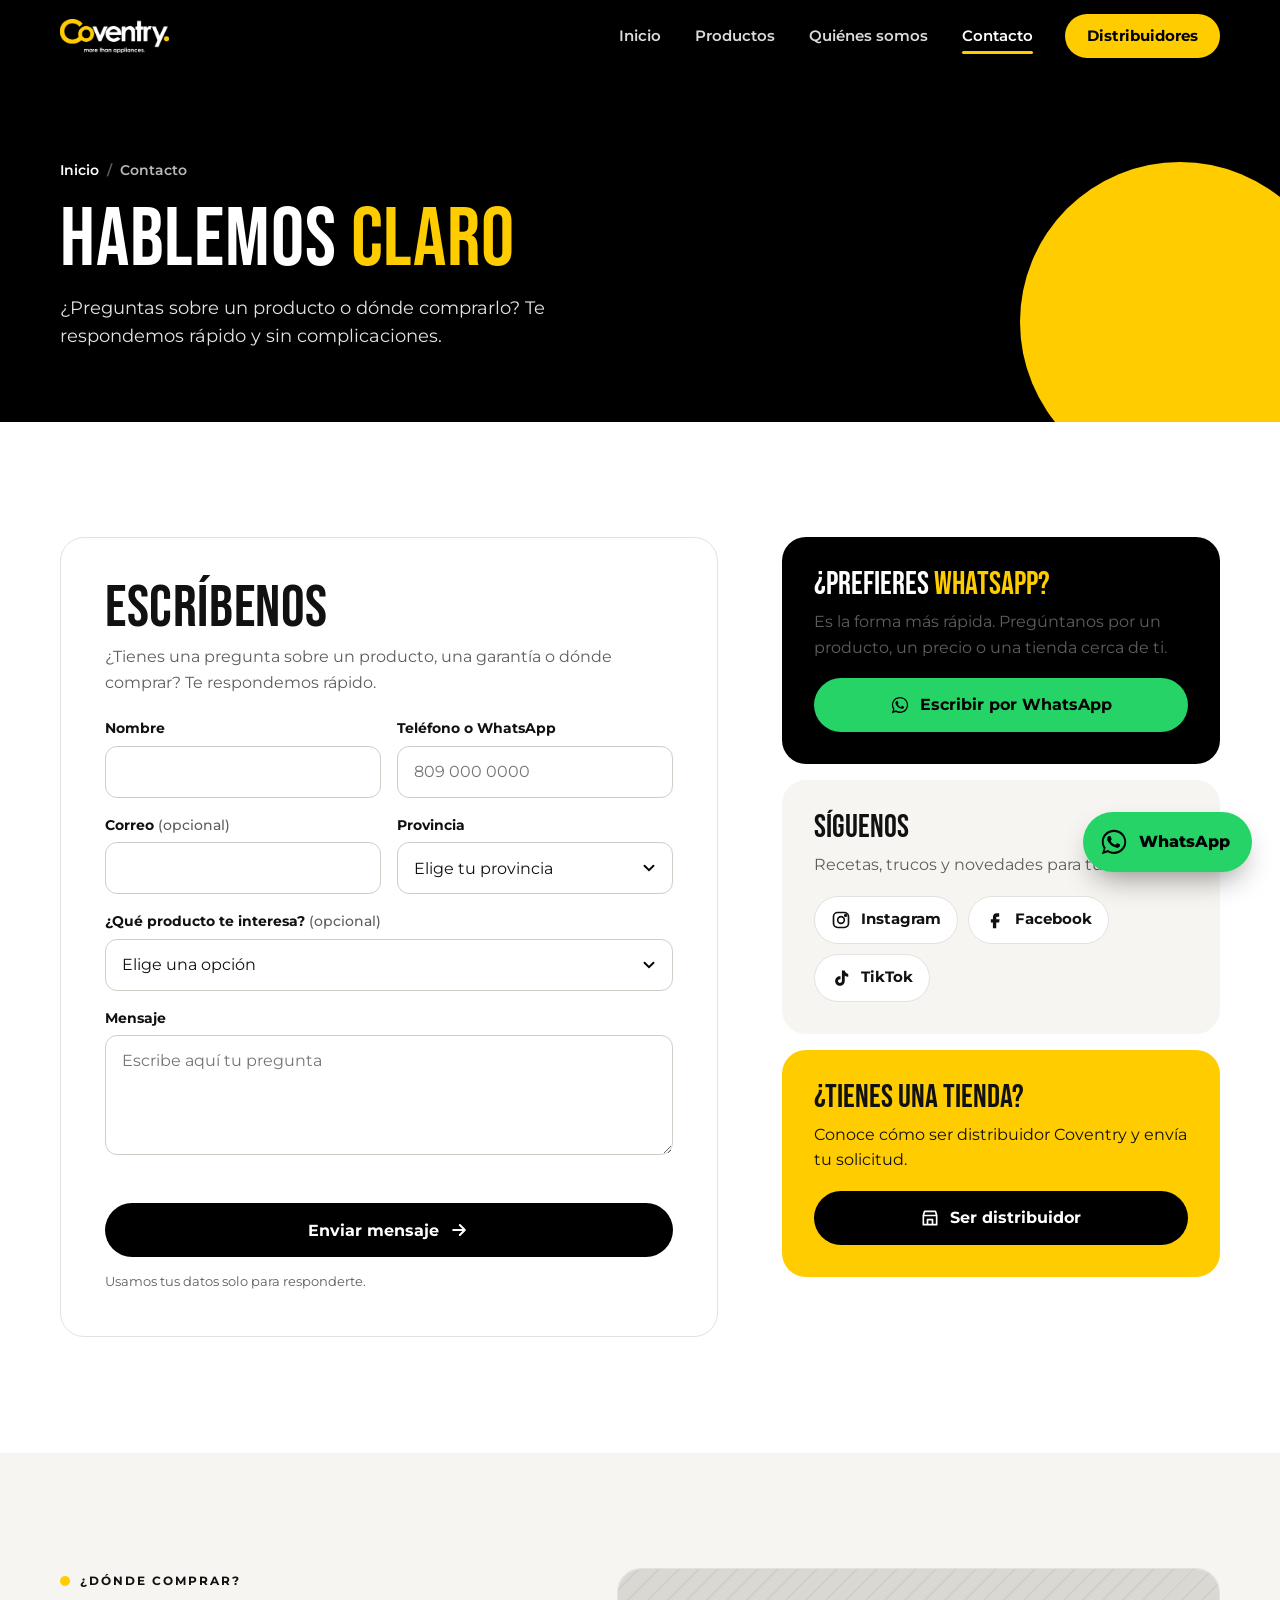
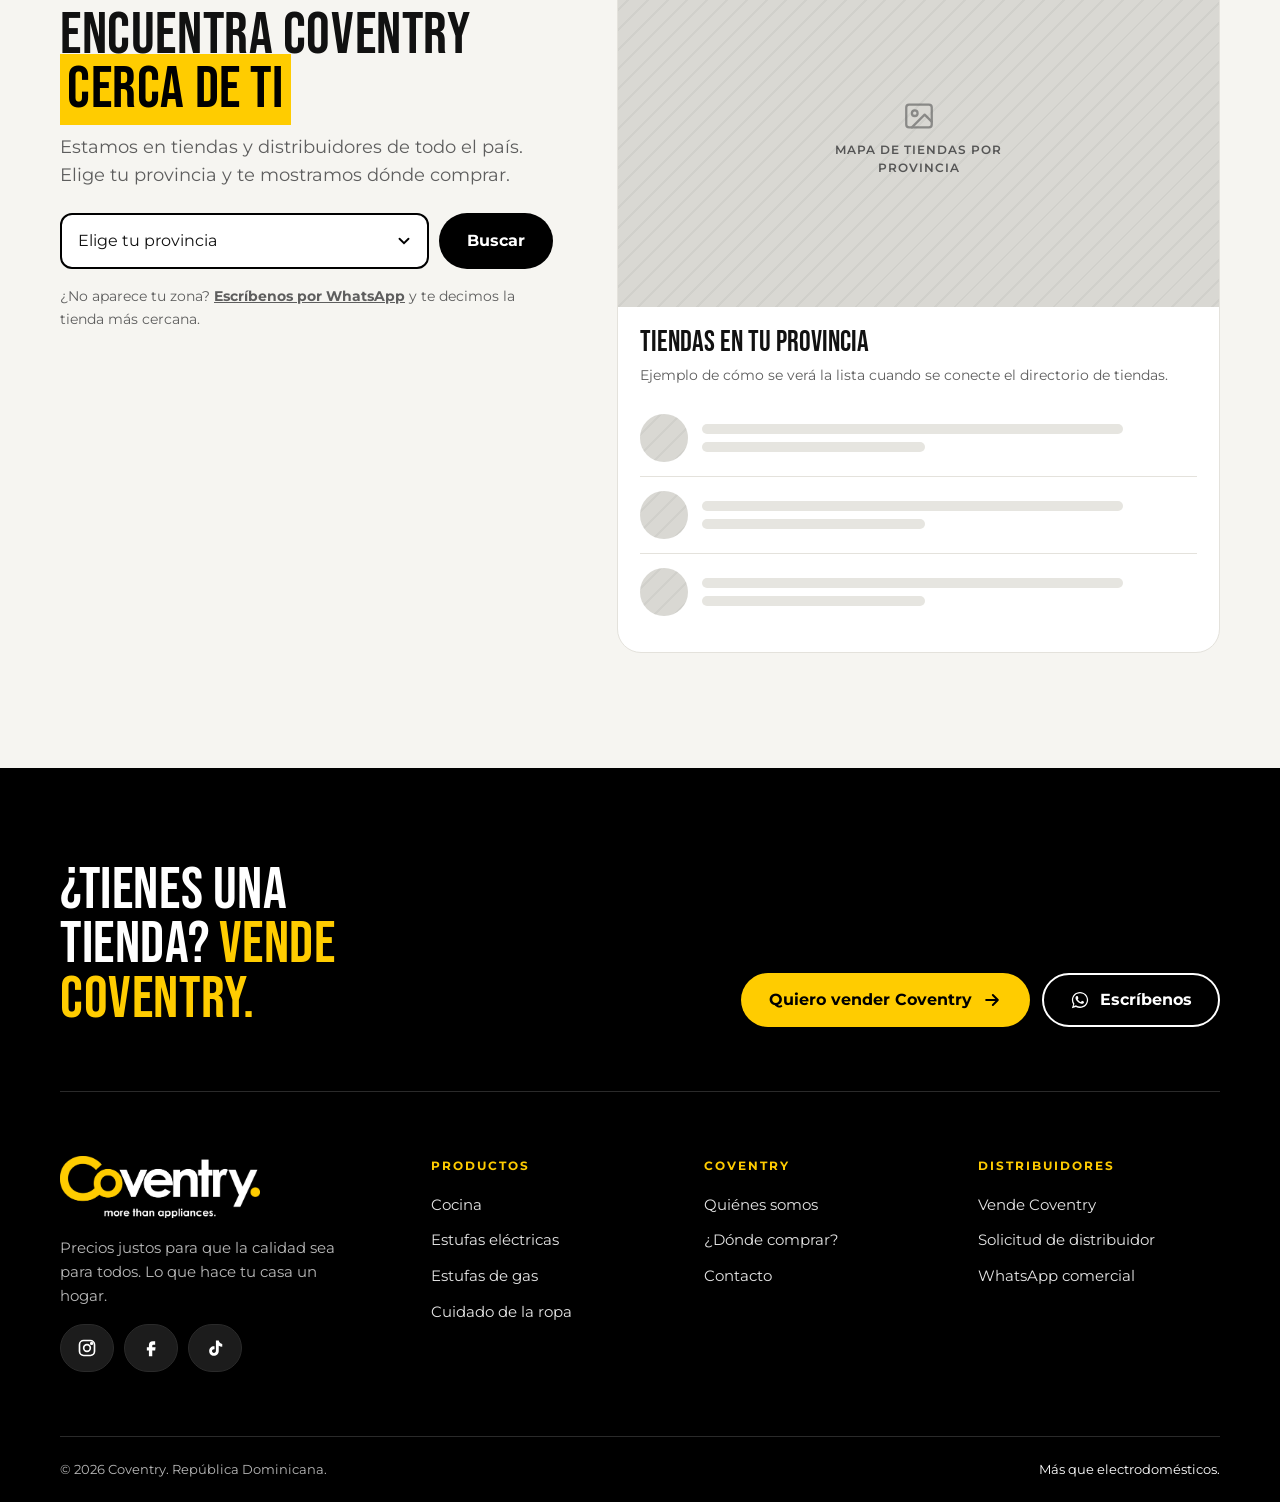
<file: contacto.html>
<!doctype html>
<html lang="es-DO">
<head>
<meta charset="utf-8">
<meta name="viewport" content="width=device-width, initial-scale=1">
<title>Contacto · Coventry | Estamos para ayudarte</title>
<meta name="description" content="Escríbenos por WhatsApp o por el formulario y encuentra dónde comprar Coventry en tu provincia.">
<meta name="theme-color" content="#000000">
<link rel="icon" type="image/png" href="assets/logos/favicon.png">
<link rel="apple-touch-icon" href="assets/logos/favicon.png">
<link rel="preconnect" href="https://fonts.googleapis.com">
<link rel="preconnect" href="https://fonts.gstatic.com" crossorigin>
<link href="https://fonts.googleapis.com/css2?family=Bebas+Neue&family=Montserrat:wght@400;500;600;700;800&display=swap" rel="stylesheet">
<link rel="stylesheet" href="assets/css/styles.css">
</head>
<body class="">
<a class="skip" href="#contenido">Saltar al contenido</a>
<header class="site-header">
  <div class="container site-header__bar">
    <a class="brand" href="index.html" aria-label="Coventry, ir al inicio"><img src="assets/logos/coventry-logo-oscuro.png" alt="Coventry" width="109" height="34"></a>
    <button class="nav-toggle" type="button" aria-expanded="false" aria-controls="menu" aria-label="Abrir menú"><span></span></button>
    <nav class="nav" id="menu" aria-label="Principal">
      <a class="nav__link" href="index.html">Inicio</a>
      <a class="nav__link" href="productos.html">Productos</a>
      <a class="nav__link" href="quienes-somos.html">Quiénes somos</a>
      <a class="nav__link" href="contacto.html" aria-current="page">Contacto</a>
      <a class="btn btn--yellow btn--sm" href="distribuidores.html">Distribuidores</a>
    </nav>
  </div>
</header>
<main id="contenido">

<section class="page-hero" aria-labelledby="page-title">
  <div class="container">
    <ol class="crumbs"><li><a href="index.html">Inicio</a></li><li>Contacto</li></ol>
    <h1 class="h1" id="page-title">Hablemos <span class="hl">claro</span></h1>
    <p class="lead">¿Preguntas sobre un producto o dónde comprarlo? Te respondemos rápido y sin complicaciones.</p>
  </div>
</section>

<!-- FORMULARIO · Objetivo: captar consultas y solicitudes de distribuidores -->
<section class="section" id="escribenos" aria-labelledby="form-title">
  <div class="container contact">
    <form class="form-card" data-form novalidate>
      <h2 class="h2" id="form-title" style="margin-bottom:8px">Escríbenos</h2>
      <p class="muted" style="margin-bottom:22px">¿Tienes una pregunta sobre un producto, una garantía o dónde comprar? Te respondemos rápido.</p>

      <div class="fields">
        <div class="field"><label for="f-nombre">Nombre</label><input id="f-nombre" name="nombre" autocomplete="name" required></div>
        <div class="field"><label for="f-tel">Teléfono o WhatsApp</label><input id="f-tel" name="telefono" type="tel" inputmode="tel" autocomplete="tel" placeholder="809 000 0000" required></div>

        <div class="field"><label for="f-email">Correo <span class="opt">(opcional)</span></label><input id="f-email" name="email" type="email" autocomplete="email"></div>
        <div class="field"><label for="f-prov">Provincia</label>
          <select id="f-prov" name="provincia" required>
            <option value="">Elige tu provincia</option>
            <option>Azua</option>
            <option>Bahoruco</option>
            <option>Barahona</option>
            <option>Dajabón</option>
            <option>Distrito Nacional</option>
            <option>Duarte</option>
            <option>El Seibo</option>
            <option>Elías Piña</option>
            <option>Espaillat</option>
            <option>Hato Mayor</option>
            <option>Hermanas Mirabal</option>
            <option>Independencia</option>
            <option>La Altagracia</option>
            <option>La Romana</option>
            <option>La Vega</option>
            <option>María Trinidad Sánchez</option>
            <option>Monseñor Nouel</option>
            <option>Monte Cristi</option>
            <option>Monte Plata</option>
            <option>Pedernales</option>
            <option>Peravia</option>
            <option>Puerto Plata</option>
            <option>Samaná</option>
            <option>San Cristóbal</option>
            <option>San José de Ocoa</option>
            <option>San Juan</option>
            <option>San Pedro de Macorís</option>
            <option>Sánchez Ramírez</option>
            <option>Santiago</option>
            <option>Santiago Rodríguez</option>
            <option>Santo Domingo</option>
            <option>Valverde</option>
          </select>
        </div>
        <div class="field field--full"><label for="f-prod">¿Qué producto te interesa? <span class="opt">(opcional)</span></label>
          <select id="f-prod" name="producto">
            <option value="">Elige una opción</option>
            <option>Air Fryer XL</option>
            <option>Cocina</option>
            <option>Estufas eléctricas</option>
            <option>Estufas de gas</option>
            <option>Cuidado de la ropa</option>
          </select>
        </div>
        <div class="field field--full"><label for="f-msg">Mensaje</label><textarea id="f-msg" name="mensaje" placeholder="Escribe aquí tu pregunta"></textarea></div>
      </div>
      <button class="btn btn--black btn--block mt-l" type="submit">Enviar mensaje <svg viewBox="0 0 24 24" fill="none" stroke="currentColor" stroke-width="2.4" stroke-linecap="round" stroke-linejoin="round"><path d="M5 12h14M13 6l6 6-6 6"/></svg></button>
      <p class="form-ok" tabindex="-1" role="status">¡Gracias! Recibimos tu mensaje y te contactamos pronto.</p>
      <p class="form-note">Usamos tus datos solo para responderte.</p>
    </form>

    <aside class="side-stack" aria-label="Otras formas de contacto">
      <div class="side-card side-card--wa">
        <h3>¿Prefieres <span class="hl">WhatsApp?</span></h3>
        <p class="muted">Es la forma más rápida. Pregúntanos por un producto, un precio o una tienda cerca de ti.</p>
        <a class="btn btn--wa btn--block" href="https://wa.me/?text=Hola%20Coventry%2C%20quiero%20informaci%C3%B3n" target="_blank" rel="noopener"><svg viewBox="0 0 32 32" fill="currentColor"><path d="M16 3C8.8 3 3 8.7 3 15.8c0 2.5.7 4.9 2 7L3 29l6.4-2c2 1.1 4.3 1.7 6.6 1.7 7.2 0 13-5.7 13-12.8S23.2 3 16 3zm0 23.4c-2.1 0-4.1-.6-5.9-1.7l-.4-.2-3.8 1.2 1.2-3.7-.3-.4c-1.2-1.8-1.8-3.8-1.8-5.9C5 9.9 9.9 5.2 16 5.2s11 4.7 11 10.6-4.9 10.6-11 10.6zm6-7.9c-.3-.2-2-1-2.3-1.1-.3-.1-.5-.2-.8.2-.2.3-.9 1.1-1.1 1.3-.2.2-.4.2-.7.1-.3-.2-1.4-.5-2.7-1.6-1-.9-1.7-2-1.9-2.3-.2-.3 0-.5.1-.7l.5-.6c.2-.2.2-.4.3-.6.1-.2 0-.4 0-.6l-1-2.5c-.3-.7-.6-.6-.8-.6h-.7c-.2 0-.6.1-.9.4-.3.3-1.2 1.1-1.2 2.8s1.2 3.3 1.4 3.5c.2.2 2.4 3.6 5.8 5 .8.3 1.4.5 1.9.7.8.3 1.5.2 2.1.1.6-.1 2-.8 2.2-1.6.3-.8.3-1.4.2-1.6-.1-.1-.3-.2-.6-.4z"/></svg> Escribir por WhatsApp</a>
      </div>
      <div class="side-card">
        <h3>Síguenos</h3>
        <p class="muted">Recetas, trucos y novedades para tu casa.</p>
        <div class="socials">
          <a class="social" href="#"><svg viewBox="0 0 24 24" fill="none" stroke="currentColor" stroke-width="2"><rect x="3" y="3" width="18" height="18" rx="5"/><circle cx="12" cy="12" r="4"/><circle cx="17.5" cy="6.5" r="1" fill="currentColor"/></svg> Instagram</a>
          <a class="social" href="#"><svg viewBox="0 0 24 24" fill="currentColor"><path d="M14 8h3V4h-3c-2.8 0-4.5 1.8-4.5 4.6V11H7v4h2.5v7h4v-7H17l.5-4h-4V9c0-.6.4-1 1-1z"/></svg> Facebook</a>
          <a class="social" href="#"><svg viewBox="0 0 24 24" fill="currentColor"><path d="M16.5 3c.4 2.3 1.9 3.9 4.2 4.1v3.4c-1.6 0-3-.5-4.2-1.3v6.3c0 3.4-2.6 5.8-5.8 5.8S5 18.9 5 15.6s2.8-6 6.4-5.6v3.5c-1.6-.4-3 .6-3 2.1 0 1.3 1 2.3 2.3 2.3 1.4 0 2.4-1 2.4-2.6V3z"/></svg> TikTok</a>
        </div>
      </div>
      <div class="side-card" style="background:var(--yellow)">
        <h3>¿Tienes una tienda?</h3>
        <p>Conoce cómo ser distribuidor Coventry y envía tu solicitud.</p>
        <a class="btn btn--black btn--block" href="distribuidores.html"><svg viewBox="0 0 24 24" fill="none" stroke="currentColor" stroke-width="2" stroke-linecap="round" stroke-linejoin="round"><path d="M4 9l1.5-5h13L20 9M4 9v11h16V9M4 9h16M9 20v-6h6v6"/></svg> Ser distribuidor</a>
      </div>
    </aside>
  </div>
</section>

<!-- ¿DÓNDE COMPRAR? · Objetivo: llevar al cliente a la tienda -->
<section class="section section--paper" id="donde-comprar" aria-labelledby="find-title">
  <div class="container finder">
    <div>
      <p class="eyebrow">¿Dónde comprar?</p>
      <h2 class="h2" id="find-title">Encuentra Coventry <span class="hl-bg">cerca de ti</span></h2>
      <p class="lead muted" style="margin-top:16px">Estamos en tiendas y distribuidores de todo el país. Elige tu provincia y te mostramos dónde comprar.</p>
      <form class="finder__form" data-finder>
        <div class="field">
          <label class="sr-only" for="f-find">Provincia</label>
          <select id="f-find" name="provincia">
            <option value="">Elige tu provincia</option>
            <option>Azua</option>
            <option>Bahoruco</option>
            <option>Barahona</option>
            <option>Dajabón</option>
            <option>Distrito Nacional</option>
            <option>Duarte</option>
            <option>El Seibo</option>
            <option>Elías Piña</option>
            <option>Espaillat</option>
            <option>Hato Mayor</option>
            <option>Hermanas Mirabal</option>
            <option>Independencia</option>
            <option>La Altagracia</option>
            <option>La Romana</option>
            <option>La Vega</option>
            <option>María Trinidad Sánchez</option>
            <option>Monseñor Nouel</option>
            <option>Monte Cristi</option>
            <option>Monte Plata</option>
            <option>Pedernales</option>
            <option>Peravia</option>
            <option>Puerto Plata</option>
            <option>Samaná</option>
            <option>San Cristóbal</option>
            <option>San José de Ocoa</option>
            <option>San Juan</option>
            <option>San Pedro de Macorís</option>
            <option>Sánchez Ramírez</option>
            <option>Santiago</option>
            <option>Santiago Rodríguez</option>
            <option>Santo Domingo</option>
            <option>Valverde</option>
          </select>
        </div>
        <button class="btn btn--black" type="submit">Buscar</button>
      </form>
      <p class="muted" style="margin-top:16px;font-size:.9rem">¿No aparece tu zona? <a href="https://wa.me/?text=Hola%20Coventry%2C%20quiero%20informaci%C3%B3n" target="_blank" rel="noopener"><strong>Escríbenos por WhatsApp</strong></a> y te decimos la tienda más cercana.</p>
    </div>
    <div class="finder__result" aria-live="polite">
      <div class="ph ph--16x9 finder__map" role="img" aria-label="Foto pendiente: Mapa de tiendas por provincia"><span class="ph__label"><svg viewBox="0 0 24 24" fill="none" stroke="currentColor" stroke-width="1.6" stroke-linecap="round" stroke-linejoin="round"><rect x="3" y="4" width="18" height="16" rx="2"/><circle cx="9" cy="10" r="2"/><path d="M21 16l-5-5-9 9"/></svg><span>Mapa de tiendas por provincia</span></span></div>
      <div class="finder__list">
        <h3 data-finder-title>Tiendas en tu provincia</h3>
        <p class="muted" style="font-size:.88rem">Ejemplo de cómo se verá la lista cuando se conecte el directorio de tiendas.</p>
        <div class="store-row"><div class="ph"></div><div><span class="bar bar--md"></span><span class="bar bar--sm"></span></div></div>
        <div class="store-row"><div class="ph"></div><div><span class="bar bar--md"></span><span class="bar bar--sm"></span></div></div>
        <div class="store-row"><div class="ph"></div><div><span class="bar bar--md"></span><span class="bar bar--sm"></span></div></div>
      </div>
    </div>
  </div>
</section>
</main>
<footer class="site-footer">
  <div class="container">
    <div class="footer-cta">
      <h2 class="h2">¿Tienes una tienda? <span class="hl">Vende Coventry.</span></h2>
      <div class="btn-row">
        <a class="btn btn--yellow" href="distribuidores.html">Quiero vender Coventry <svg viewBox="0 0 24 24" fill="none" stroke="currentColor" stroke-width="2.4" stroke-linecap="round" stroke-linejoin="round"><path d="M5 12h14M13 6l6 6-6 6"/></svg></a>
        <a class="btn btn--outline" href="https://wa.me/?text=Hola%20Coventry%2C%20quiero%20informaci%C3%B3n" target="_blank" rel="noopener"><svg viewBox="0 0 32 32" fill="currentColor"><path d="M16 3C8.8 3 3 8.7 3 15.8c0 2.5.7 4.9 2 7L3 29l6.4-2c2 1.1 4.3 1.7 6.6 1.7 7.2 0 13-5.7 13-12.8S23.2 3 16 3zm0 23.4c-2.1 0-4.1-.6-5.9-1.7l-.4-.2-3.8 1.2 1.2-3.7-.3-.4c-1.2-1.8-1.8-3.8-1.8-5.9C5 9.9 9.9 5.2 16 5.2s11 4.7 11 10.6-4.9 10.6-11 10.6zm6-7.9c-.3-.2-2-1-2.3-1.1-.3-.1-.5-.2-.8.2-.2.3-.9 1.1-1.1 1.3-.2.2-.4.2-.7.1-.3-.2-1.4-.5-2.7-1.6-1-.9-1.7-2-1.9-2.3-.2-.3 0-.5.1-.7l.5-.6c.2-.2.2-.4.3-.6.1-.2 0-.4 0-.6l-1-2.5c-.3-.7-.6-.6-.8-.6h-.7c-.2 0-.6.1-.9.4-.3.3-1.2 1.1-1.2 2.8s1.2 3.3 1.4 3.5c.2.2 2.4 3.6 5.8 5 .8.3 1.4.5 1.9.7.8.3 1.5.2 2.1.1.6-.1 2-.8 2.2-1.6.3-.8.3-1.4.2-1.6-.1-.1-.3-.2-.6-.4z"/></svg> Escríbenos</a>
      </div>
    </div>
    <div class="footer-grid">
      <div class="footer-brand">
        <img src="assets/logos/coventry-logo-oscuro.png" alt="Coventry" width="200" height="62">
        <p>Precios justos para que la calidad sea para todos. Lo que hace tu casa un hogar.</p>
        <div class="socials socials--dark">
          <a class="social" href="#" aria-label="Instagram de Coventry"><svg viewBox="0 0 24 24" fill="none" stroke="currentColor" stroke-width="2"><rect x="3" y="3" width="18" height="18" rx="5"/><circle cx="12" cy="12" r="4"/><circle cx="17.5" cy="6.5" r="1" fill="currentColor"/></svg></a>
          <a class="social" href="#" aria-label="Facebook de Coventry"><svg viewBox="0 0 24 24" fill="currentColor"><path d="M14 8h3V4h-3c-2.8 0-4.5 1.8-4.5 4.6V11H7v4h2.5v7h4v-7H17l.5-4h-4V9c0-.6.4-1 1-1z"/></svg></a>
          <a class="social" href="#" aria-label="TikTok de Coventry"><svg viewBox="0 0 24 24" fill="currentColor"><path d="M16.5 3c.4 2.3 1.9 3.9 4.2 4.1v3.4c-1.6 0-3-.5-4.2-1.3v6.3c0 3.4-2.6 5.8-5.8 5.8S5 18.9 5 15.6s2.8-6 6.4-5.6v3.5c-1.6-.4-3 .6-3 2.1 0 1.3 1 2.3 2.3 2.3 1.4 0 2.4-1 2.4-2.6V3z"/></svg></a>
        </div>
      </div>
      <div class="footer-col">
        <h4>Productos</h4>
        <ul>
          <li><a href="productos.html#cocina">Cocina</a></li>
          <li><a href="productos.html#estufas-electricas">Estufas eléctricas</a></li>
          <li><a href="productos.html#estufas-gas">Estufas de gas</a></li>
          <li><a href="productos.html#ropa">Cuidado de la ropa</a></li>
        </ul>
      </div>
      <div class="footer-col">
        <h4>Coventry</h4>
        <ul>
          <li><a href="quienes-somos.html">Quiénes somos</a></li>
          <li><a href="contacto.html#donde-comprar">¿Dónde comprar?</a></li>
          <li><a href="contacto.html">Contacto</a></li>
        </ul>
      </div>
      <div class="footer-col">
        <h4>Distribuidores</h4>
        <ul>
          <li><a href="distribuidores.html">Vende Coventry</a></li>
          <li><a href="distribuidores.html#solicitud">Solicitud de distribuidor</a></li>
          <li><a href="https://wa.me/?text=Hola%20Coventry%2C%20quiero%20informaci%C3%B3n" target="_blank" rel="noopener">WhatsApp comercial</a></li>
        </ul>
      </div>
    </div>
    <div class="footer-legal">
      <span>© <span data-year>2026</span> Coventry. República Dominicana.</span>
      <span><em>Más que electrodomésticos.</em></span>
    </div>
  </div>
</footer>
<a class="wa-float" href="https://wa.me/?text=Hola%20Coventry%2C%20quiero%20informaci%C3%B3n" target="_blank" rel="noopener" aria-label="Escríbenos por WhatsApp"><svg viewBox="0 0 32 32" fill="currentColor"><path d="M16 3C8.8 3 3 8.7 3 15.8c0 2.5.7 4.9 2 7L3 29l6.4-2c2 1.1 4.3 1.7 6.6 1.7 7.2 0 13-5.7 13-12.8S23.2 3 16 3zm0 23.4c-2.1 0-4.1-.6-5.9-1.7l-.4-.2-3.8 1.2 1.2-3.7-.3-.4c-1.2-1.8-1.8-3.8-1.8-5.9C5 9.9 9.9 5.2 16 5.2s11 4.7 11 10.6-4.9 10.6-11 10.6zm6-7.9c-.3-.2-2-1-2.3-1.1-.3-.1-.5-.2-.8.2-.2.3-.9 1.1-1.1 1.3-.2.2-.4.2-.7.1-.3-.2-1.4-.5-2.7-1.6-1-.9-1.7-2-1.9-2.3-.2-.3 0-.5.1-.7l.5-.6c.2-.2.2-.4.3-.6.1-.2 0-.4 0-.6l-1-2.5c-.3-.7-.6-.6-.8-.6h-.7c-.2 0-.6.1-.9.4-.3.3-1.2 1.1-1.2 2.8s1.2 3.3 1.4 3.5c.2.2 2.4 3.6 5.8 5 .8.3 1.4.5 1.9.7.8.3 1.5.2 2.1.1.6-.1 2-.8 2.2-1.6.3-.8.3-1.4.2-1.6-.1-.1-.3-.2-.6-.4z"/></svg><span>WhatsApp</span></a>

<script src="assets/js/main.js"></script>
</body>
</html>
</file>
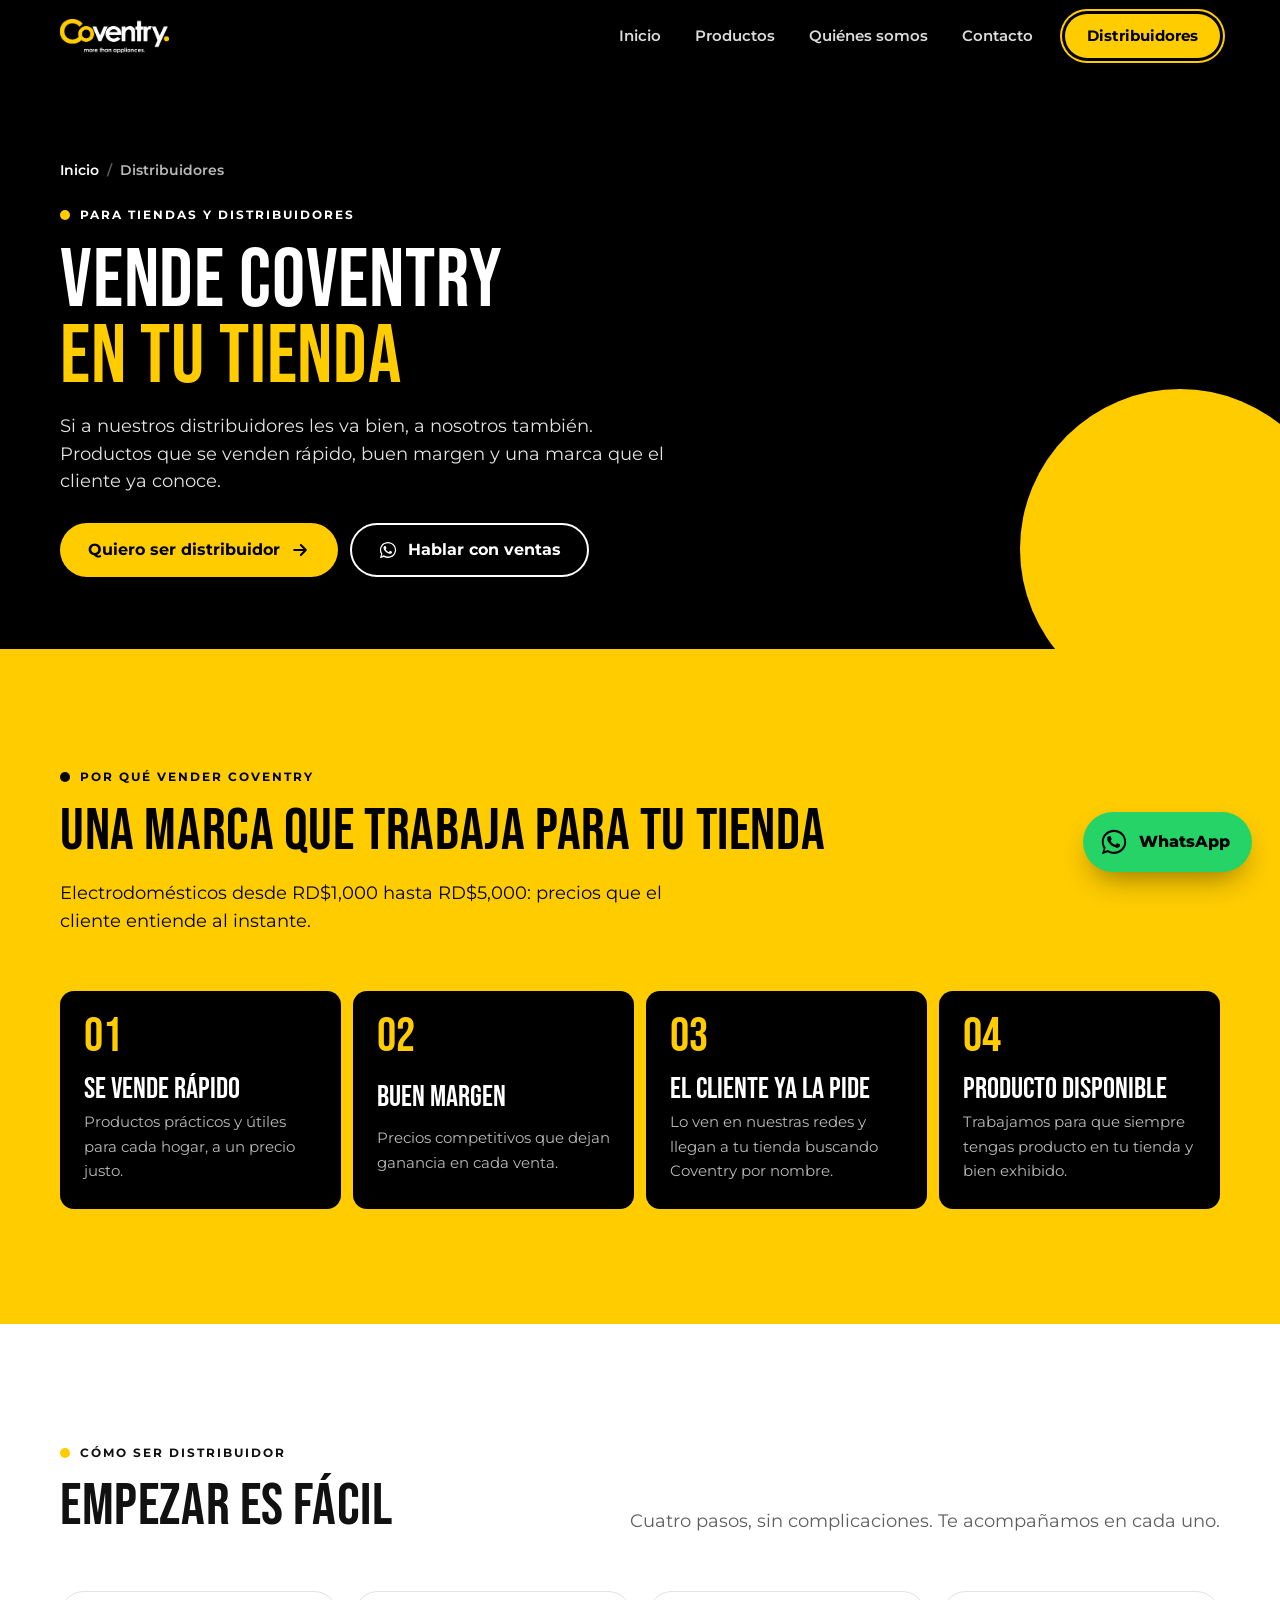
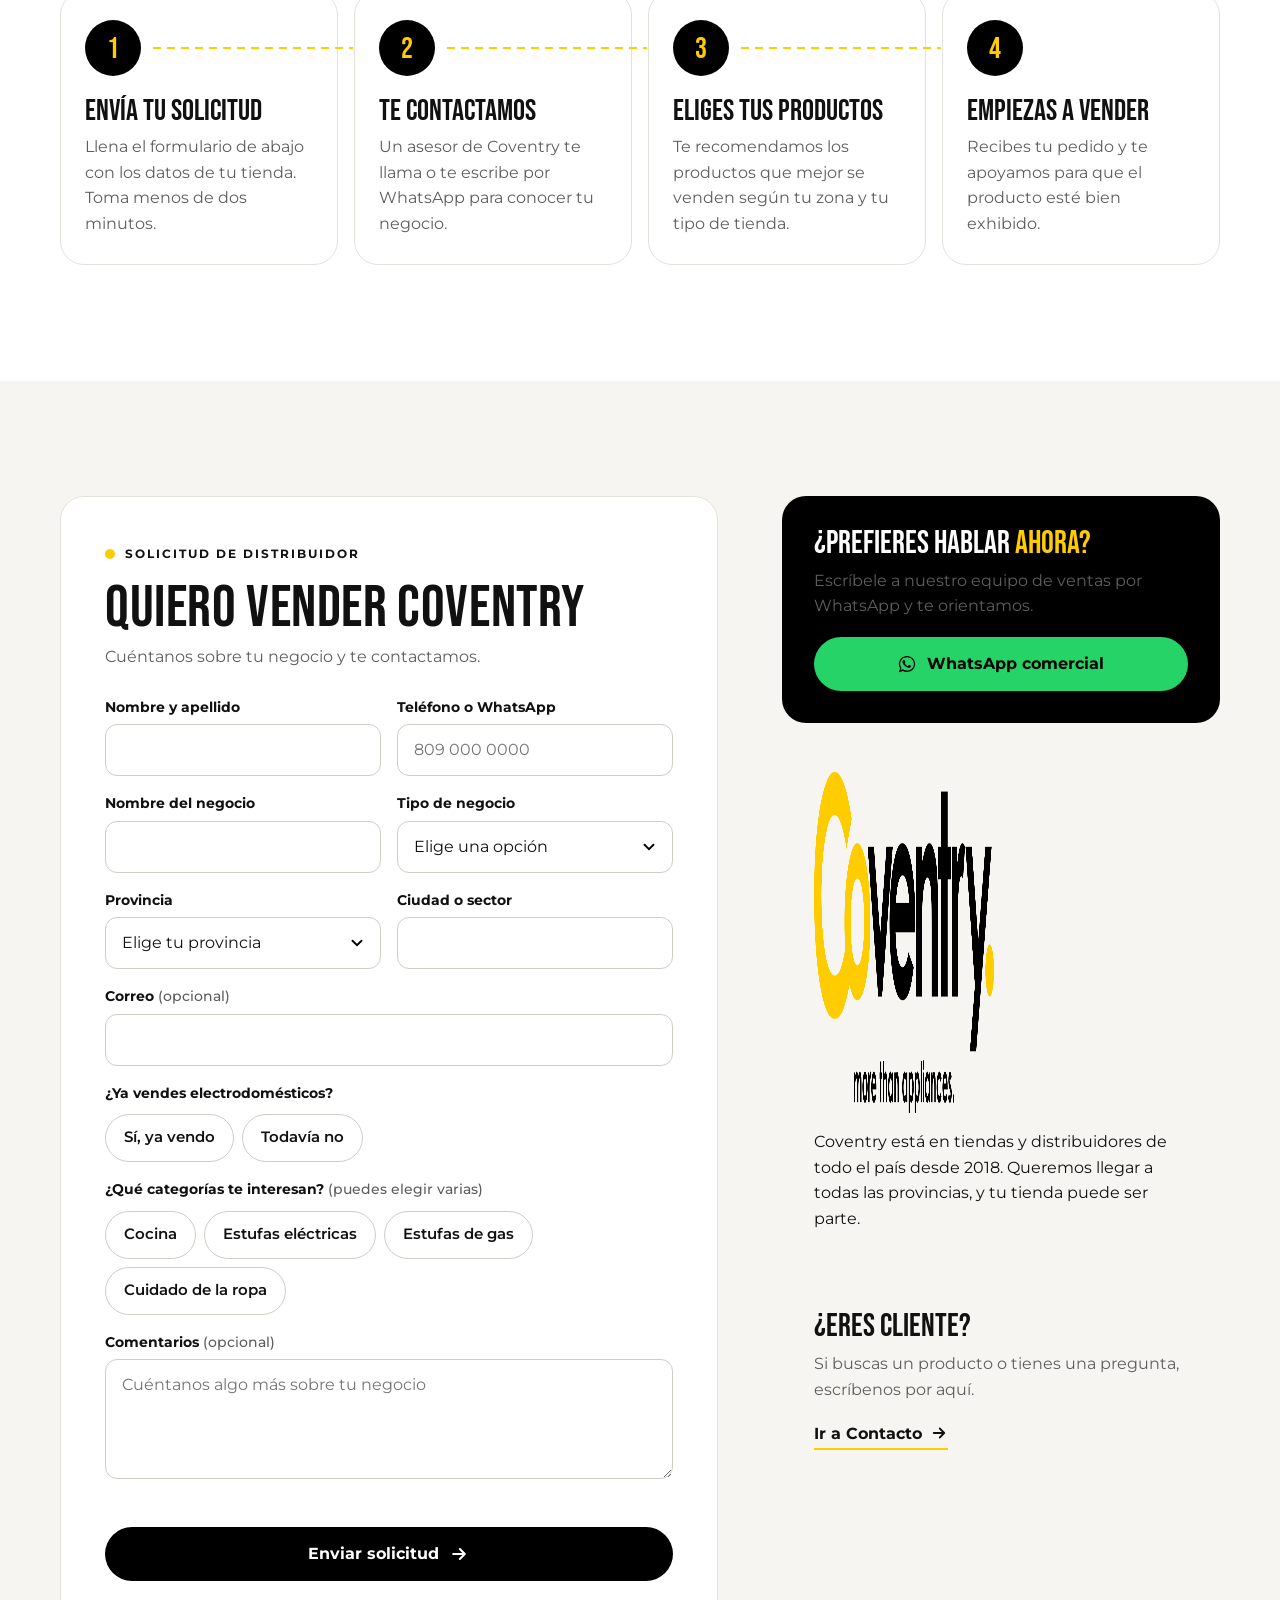
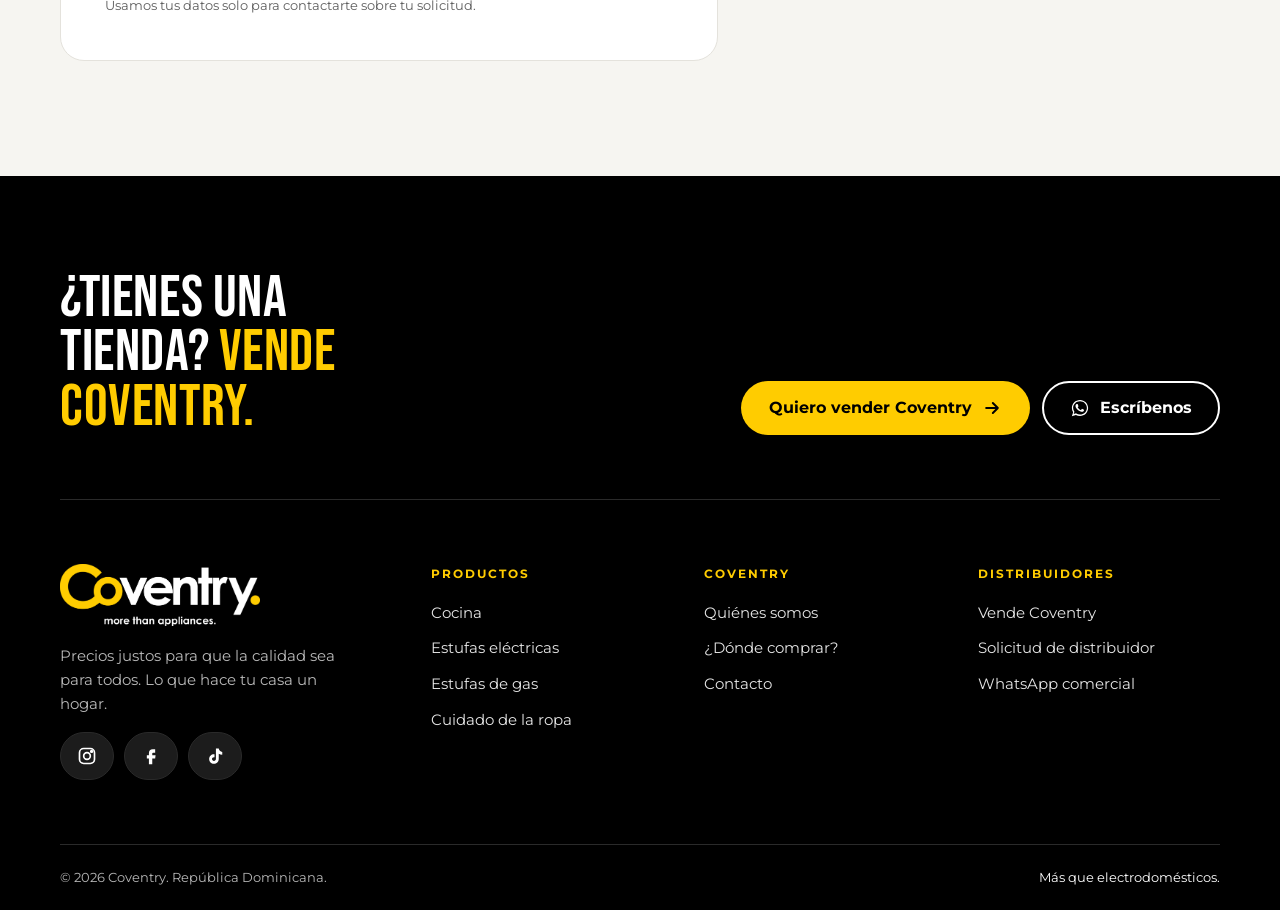
<file: distribuidores.html>
<!doctype html>
<html lang="es-DO">
<head>
<meta charset="utf-8">
<meta name="viewport" content="width=device-width, initial-scale=1">
<title>Distribuidores · Vende Coventry en tu tienda | Coventry</title>
<meta name="description" content="Productos que se venden rápido, buen margen y una marca que el cliente ya pide por nombre. Conoce cómo ser distribuidor Coventry.">
<meta name="theme-color" content="#000000">
<link rel="icon" type="image/png" href="assets/logos/favicon.png">
<link rel="apple-touch-icon" href="assets/logos/favicon.png">
<link rel="preconnect" href="https://fonts.googleapis.com">
<link rel="preconnect" href="https://fonts.gstatic.com" crossorigin>
<link href="https://fonts.googleapis.com/css2?family=Bebas+Neue&family=Montserrat:wght@400;500;600;700;800&display=swap" rel="stylesheet">
<link rel="stylesheet" href="assets/css/styles.css">
</head>
<body class="">
<a class="skip" href="#contenido">Saltar al contenido</a>
<header class="site-header">
  <div class="container site-header__bar">
    <a class="brand" href="index.html" aria-label="Coventry, ir al inicio"><img src="assets/logos/coventry-logo-oscuro.png" alt="Coventry" width="109" height="34"></a>
    <button class="nav-toggle" type="button" aria-expanded="false" aria-controls="menu" aria-label="Abrir menú"><span></span></button>
    <nav class="nav" id="menu" aria-label="Principal">
      <a class="nav__link" href="index.html">Inicio</a>
      <a class="nav__link" href="productos.html">Productos</a>
      <a class="nav__link" href="quienes-somos.html">Quiénes somos</a>
      <a class="nav__link" href="contacto.html">Contacto</a>
      <a class="btn btn--yellow btn--sm" href="distribuidores.html" aria-current="page">Distribuidores</a>
    </nav>
  </div>
</header>
<main id="contenido">

<section class="page-hero" aria-labelledby="page-title">
  <div class="container">
    <ol class="crumbs"><li><a href="index.html">Inicio</a></li><li>Distribuidores</li></ol>
    <p class="eyebrow">Para tiendas y distribuidores</p>
    <h1 class="h1" id="page-title">Vende Coventry <span class="hl">en tu tienda</span></h1>
    <p class="lead" style="margin-bottom:28px">Si a nuestros distribuidores les va bien, a nosotros también. Productos que se venden rápido, buen margen y una marca que el cliente ya conoce.</p>
    <div class="btn-row">
      <a class="btn btn--yellow" href="#solicitud">Quiero ser distribuidor <svg viewBox="0 0 24 24" fill="none" stroke="currentColor" stroke-width="2.4" stroke-linecap="round" stroke-linejoin="round"><path d="M5 12h14M13 6l6 6-6 6"/></svg></a>
      <a class="btn btn--outline" href="https://wa.me/?text=Hola%20Coventry%2C%20quiero%20informaci%C3%B3n" target="_blank" rel="noopener"><svg viewBox="0 0 32 32" fill="currentColor"><path d="M16 3C8.8 3 3 8.7 3 15.8c0 2.5.7 4.9 2 7L3 29l6.4-2c2 1.1 4.3 1.7 6.6 1.7 7.2 0 13-5.7 13-12.8S23.2 3 16 3zm0 23.4c-2.1 0-4.1-.6-5.9-1.7l-.4-.2-3.8 1.2 1.2-3.7-.3-.4c-1.2-1.8-1.8-3.8-1.8-5.9C5 9.9 9.9 5.2 16 5.2s11 4.7 11 10.6-4.9 10.6-11 10.6zm6-7.9c-.3-.2-2-1-2.3-1.1-.3-.1-.5-.2-.8.2-.2.3-.9 1.1-1.1 1.3-.2.2-.4.2-.7.1-.3-.2-1.4-.5-2.7-1.6-1-.9-1.7-2-1.9-2.3-.2-.3 0-.5.1-.7l.5-.6c.2-.2.2-.4.3-.6.1-.2 0-.4 0-.6l-1-2.5c-.3-.7-.6-.6-.8-.6h-.7c-.2 0-.6.1-.9.4-.3.3-1.2 1.1-1.2 2.8s1.2 3.3 1.4 3.5c.2.2 2.4 3.6 5.8 5 .8.3 1.4.5 1.9.7.8.3 1.5.2 2.1.1.6-.1 2-.8 2.2-1.6.3-.8.3-1.4.2-1.6-.1-.1-.3-.2-.6-.4z"/></svg> Hablar con ventas</a>
    </div>
  </div>
</section>

<!-- POR QUÉ COVENTRY · Objetivo: convencer con argumentos de negocio -->
<section class="section section--yellow" aria-labelledby="why-title">
  <div class="container">
    <div class="section-head">
      <div>
        <p class="eyebrow">Por qué vender Coventry</p>
        <h2 class="h2" id="why-title">Una marca que trabaja para tu tienda</h2>
      </div>
      <p class="lead">Electrodomésticos desde RD$1,000 hasta RD$5,000: precios que el cliente entiende al instante.</p>
    </div>
    <div class="why">
      <div class="dist__point"><b>01</b><h3>Se vende rápido</h3><p>Productos prácticos y útiles para cada hogar, a un precio justo.</p></div>
      <div class="dist__point"><b>02</b><h3>Buen margen</h3><p>Precios competitivos que dejan ganancia en cada venta.</p></div>
      <div class="dist__point"><b>03</b><h3>El cliente ya la pide</h3><p>Lo ven en nuestras redes y llegan a tu tienda buscando Coventry por nombre.</p></div>
      <div class="dist__point"><b>04</b><h3>Producto disponible</h3><p>Trabajamos para que siempre tengas producto en tu tienda y bien exhibido.</p></div>
    </div>
  </div>
</section>

<!-- CÓMO EMPEZAR · Objetivo: que el proceso se vea fácil -->
<section class="section" aria-labelledby="how-title">
  <div class="container">
    <div class="section-head">
      <div>
        <p class="eyebrow">Cómo ser distribuidor</p>
        <h2 class="h2" id="how-title">Empezar es fácil</h2>
      </div>
      <p class="lead muted">Cuatro pasos, sin complicaciones. Te acompañamos en cada uno.</p>
    </div>
    <ol class="steps">
      <li class="step"><span class="step__num">1</span><h3>Envía tu solicitud</h3><p>Llena el formulario de abajo con los datos de tu tienda. Toma menos de dos minutos.</p></li>
      <li class="step"><span class="step__num">2</span><h3>Te contactamos</h3><p>Un asesor de Coventry te llama o te escribe por WhatsApp para conocer tu negocio.</p></li>
      <li class="step"><span class="step__num">3</span><h3>Eliges tus productos</h3><p>Te recomendamos los productos que mejor se venden según tu zona y tu tipo de tienda.</p></li>
      <li class="step"><span class="step__num">4</span><h3>Empiezas a vender</h3><p>Recibes tu pedido y te apoyamos para que el producto esté bien exhibido.</p></li>
    </ol>
  </div>
</section>

<!-- SOLICITUD · Objetivo: captar distribuidores -->
<section class="section section--paper" id="solicitud" aria-labelledby="form-title">
  <div class="container contact">
    <form class="form-card" data-form novalidate>
      <p class="eyebrow">Solicitud de distribuidor</p>
      <h2 class="h2" id="form-title" style="margin-bottom:8px">Quiero vender Coventry</h2>
      <p class="muted" style="margin-bottom:26px">Cuéntanos sobre tu negocio y te contactamos.</p>

      <div class="fields">
        <div class="field"><label for="d-nombre">Nombre y apellido</label><input id="d-nombre" name="nombre" autocomplete="name" required></div>
        <div class="field"><label for="d-tel">Teléfono o WhatsApp</label><input id="d-tel" name="telefono" type="tel" inputmode="tel" autocomplete="tel" placeholder="809 000 0000" required></div>
        <div class="field"><label for="d-tienda">Nombre del negocio</label><input id="d-tienda" name="negocio" autocomplete="organization" required></div>
        <div class="field"><label for="d-tipo">Tipo de negocio</label>
          <select id="d-tipo" name="tipo" required>
            <option value="">Elige una opción</option>
            <option>Tienda de electrodomésticos</option>
            <option>Ferretería</option>
            <option>Colmado o minimarket</option>
            <option>Distribuidor mayorista</option>
            <option>Cadena de tiendas</option>
            <option>Tienda en línea</option>
            <option>Otro</option>
          </select>
        </div>
        <div class="field"><label for="d-prov">Provincia</label>
          <select id="d-prov" name="provincia" required>
            <option value="">Elige tu provincia</option>
            <option>Azua</option>
            <option>Bahoruco</option>
            <option>Barahona</option>
            <option>Dajabón</option>
            <option>Distrito Nacional</option>
            <option>Duarte</option>
            <option>El Seibo</option>
            <option>Elías Piña</option>
            <option>Espaillat</option>
            <option>Hato Mayor</option>
            <option>Hermanas Mirabal</option>
            <option>Independencia</option>
            <option>La Altagracia</option>
            <option>La Romana</option>
            <option>La Vega</option>
            <option>María Trinidad Sánchez</option>
            <option>Monseñor Nouel</option>
            <option>Monte Cristi</option>
            <option>Monte Plata</option>
            <option>Pedernales</option>
            <option>Peravia</option>
            <option>Puerto Plata</option>
            <option>Samaná</option>
            <option>San Cristóbal</option>
            <option>San José de Ocoa</option>
            <option>San Juan</option>
            <option>San Pedro de Macorís</option>
            <option>Sánchez Ramírez</option>
            <option>Santiago</option>
            <option>Santiago Rodríguez</option>
            <option>Santo Domingo</option>
            <option>Valverde</option>
          </select>
        </div>
        <div class="field"><label for="d-ciudad">Ciudad o sector</label><input id="d-ciudad" name="ciudad" autocomplete="address-level2"></div>
        <div class="field field--full"><label for="d-email">Correo <span class="opt">(opcional)</span></label><input id="d-email" name="email" type="email" autocomplete="email"></div>

        <fieldset class="field field--full fieldset">
          <legend>¿Ya vendes electrodomésticos?</legend>
          <div class="pills">
            <label class="pill"><input type="radio" name="experiencia" value="si"><span>Sí, ya vendo</span></label>
            <label class="pill"><input type="radio" name="experiencia" value="no"><span>Todavía no</span></label>
          </div>
        </fieldset>

        <fieldset class="field field--full fieldset">
          <legend>¿Qué categorías te interesan? <span class="opt">(puedes elegir varias)</span></legend>
          <div class="pills">
            <label class="pill"><input type="checkbox" name="categorias" value="cocina"><span>Cocina</span></label>
            <label class="pill"><input type="checkbox" name="categorias" value="estufas-electricas"><span>Estufas eléctricas</span></label>
            <label class="pill"><input type="checkbox" name="categorias" value="estufas-gas"><span>Estufas de gas</span></label>
            <label class="pill"><input type="checkbox" name="categorias" value="ropa"><span>Cuidado de la ropa</span></label>
          </div>
        </fieldset>

        <div class="field field--full"><label for="d-msg">Comentarios <span class="opt">(opcional)</span></label><textarea id="d-msg" name="mensaje" placeholder="Cuéntanos algo más sobre tu negocio"></textarea></div>
      </div>
      <button class="btn btn--black btn--block mt-l" type="submit">Enviar solicitud <svg viewBox="0 0 24 24" fill="none" stroke="currentColor" stroke-width="2.4" stroke-linecap="round" stroke-linejoin="round"><path d="M5 12h14M13 6l6 6-6 6"/></svg></button>
      <p class="form-ok" tabindex="-1" role="status">¡Gracias! Recibimos tu solicitud. Un asesor de Coventry te contactará pronto.</p>
      <p class="form-note">Usamos tus datos solo para contactarte sobre tu solicitud.</p>
    </form>

    <aside class="side-stack" aria-label="Otras formas de contacto">
      <div class="side-card side-card--wa">
        <h3>¿Prefieres hablar <span class="hl">ahora?</span></h3>
        <p class="muted">Escríbele a nuestro equipo de ventas por WhatsApp y te orientamos.</p>
        <a class="btn btn--wa btn--block" href="https://wa.me/?text=Hola%20Coventry%2C%20quiero%20informaci%C3%B3n" target="_blank" rel="noopener"><svg viewBox="0 0 32 32" fill="currentColor"><path d="M16 3C8.8 3 3 8.7 3 15.8c0 2.5.7 4.9 2 7L3 29l6.4-2c2 1.1 4.3 1.7 6.6 1.7 7.2 0 13-5.7 13-12.8S23.2 3 16 3zm0 23.4c-2.1 0-4.1-.6-5.9-1.7l-.4-.2-3.8 1.2 1.2-3.7-.3-.4c-1.2-1.8-1.8-3.8-1.8-5.9C5 9.9 9.9 5.2 16 5.2s11 4.7 11 10.6-4.9 10.6-11 10.6zm6-7.9c-.3-.2-2-1-2.3-1.1-.3-.1-.5-.2-.8.2-.2.3-.9 1.1-1.1 1.3-.2.2-.4.2-.7.1-.3-.2-1.4-.5-2.7-1.6-1-.9-1.7-2-1.9-2.3-.2-.3 0-.5.1-.7l.5-.6c.2-.2.2-.4.3-.6.1-.2 0-.4 0-.6l-1-2.5c-.3-.7-.6-.6-.8-.6h-.7c-.2 0-.6.1-.9.4-.3.3-1.2 1.1-1.2 2.8s1.2 3.3 1.4 3.5c.2.2 2.4 3.6 5.8 5 .8.3 1.4.5 1.9.7.8.3 1.5.2 2.1.1.6-.1 2-.8 2.2-1.6.3-.8.3-1.4.2-1.6-.1-.1-.3-.2-.6-.4z"/></svg> WhatsApp comercial</a>
      </div>
      <div class="side-card">
        <img src="assets/logos/coventry-logo.png" alt="Coventry, more than appliances." width="1092" height="342" style="width:180px;margin-bottom:16px">
        <p style="margin:0">Coventry está en tiendas y distribuidores de todo el país desde 2018. Queremos llegar a todas las provincias, y tu tienda puede ser parte.</p>
      </div>
      <div class="side-card">
        <h3>¿Eres cliente?</h3>
        <p class="muted">Si buscas un producto o tienes una pregunta, escríbenos por aquí.</p>
        <a class="link-arrow" href="contacto.html">Ir a Contacto <svg viewBox="0 0 24 24" fill="none" stroke="currentColor" stroke-width="2.4" stroke-linecap="round" stroke-linejoin="round"><path d="M5 12h14M13 6l6 6-6 6"/></svg></a>
      </div>
    </aside>
  </div>
</section>
</main>
<footer class="site-footer">
  <div class="container">
    <div class="footer-cta">
      <h2 class="h2">¿Tienes una tienda? <span class="hl">Vende Coventry.</span></h2>
      <div class="btn-row">
        <a class="btn btn--yellow" href="distribuidores.html">Quiero vender Coventry <svg viewBox="0 0 24 24" fill="none" stroke="currentColor" stroke-width="2.4" stroke-linecap="round" stroke-linejoin="round"><path d="M5 12h14M13 6l6 6-6 6"/></svg></a>
        <a class="btn btn--outline" href="https://wa.me/?text=Hola%20Coventry%2C%20quiero%20informaci%C3%B3n" target="_blank" rel="noopener"><svg viewBox="0 0 32 32" fill="currentColor"><path d="M16 3C8.8 3 3 8.7 3 15.8c0 2.5.7 4.9 2 7L3 29l6.4-2c2 1.1 4.3 1.7 6.6 1.7 7.2 0 13-5.7 13-12.8S23.2 3 16 3zm0 23.4c-2.1 0-4.1-.6-5.9-1.7l-.4-.2-3.8 1.2 1.2-3.7-.3-.4c-1.2-1.8-1.8-3.8-1.8-5.9C5 9.9 9.9 5.2 16 5.2s11 4.7 11 10.6-4.9 10.6-11 10.6zm6-7.9c-.3-.2-2-1-2.3-1.1-.3-.1-.5-.2-.8.2-.2.3-.9 1.1-1.1 1.3-.2.2-.4.2-.7.1-.3-.2-1.4-.5-2.7-1.6-1-.9-1.7-2-1.9-2.3-.2-.3 0-.5.1-.7l.5-.6c.2-.2.2-.4.3-.6.1-.2 0-.4 0-.6l-1-2.5c-.3-.7-.6-.6-.8-.6h-.7c-.2 0-.6.1-.9.4-.3.3-1.2 1.1-1.2 2.8s1.2 3.3 1.4 3.5c.2.2 2.4 3.6 5.8 5 .8.3 1.4.5 1.9.7.8.3 1.5.2 2.1.1.6-.1 2-.8 2.2-1.6.3-.8.3-1.4.2-1.6-.1-.1-.3-.2-.6-.4z"/></svg> Escríbenos</a>
      </div>
    </div>
    <div class="footer-grid">
      <div class="footer-brand">
        <img src="assets/logos/coventry-logo-oscuro.png" alt="Coventry" width="200" height="62">
        <p>Precios justos para que la calidad sea para todos. Lo que hace tu casa un hogar.</p>
        <div class="socials socials--dark">
          <a class="social" href="#" aria-label="Instagram de Coventry"><svg viewBox="0 0 24 24" fill="none" stroke="currentColor" stroke-width="2"><rect x="3" y="3" width="18" height="18" rx="5"/><circle cx="12" cy="12" r="4"/><circle cx="17.5" cy="6.5" r="1" fill="currentColor"/></svg></a>
          <a class="social" href="#" aria-label="Facebook de Coventry"><svg viewBox="0 0 24 24" fill="currentColor"><path d="M14 8h3V4h-3c-2.8 0-4.5 1.8-4.5 4.6V11H7v4h2.5v7h4v-7H17l.5-4h-4V9c0-.6.4-1 1-1z"/></svg></a>
          <a class="social" href="#" aria-label="TikTok de Coventry"><svg viewBox="0 0 24 24" fill="currentColor"><path d="M16.5 3c.4 2.3 1.9 3.9 4.2 4.1v3.4c-1.6 0-3-.5-4.2-1.3v6.3c0 3.4-2.6 5.8-5.8 5.8S5 18.9 5 15.6s2.8-6 6.4-5.6v3.5c-1.6-.4-3 .6-3 2.1 0 1.3 1 2.3 2.3 2.3 1.4 0 2.4-1 2.4-2.6V3z"/></svg></a>
        </div>
      </div>
      <div class="footer-col">
        <h4>Productos</h4>
        <ul>
          <li><a href="productos.html#cocina">Cocina</a></li>
          <li><a href="productos.html#estufas-electricas">Estufas eléctricas</a></li>
          <li><a href="productos.html#estufas-gas">Estufas de gas</a></li>
          <li><a href="productos.html#ropa">Cuidado de la ropa</a></li>
        </ul>
      </div>
      <div class="footer-col">
        <h4>Coventry</h4>
        <ul>
          <li><a href="quienes-somos.html">Quiénes somos</a></li>
          <li><a href="contacto.html#donde-comprar">¿Dónde comprar?</a></li>
          <li><a href="contacto.html">Contacto</a></li>
        </ul>
      </div>
      <div class="footer-col">
        <h4>Distribuidores</h4>
        <ul>
          <li><a href="distribuidores.html">Vende Coventry</a></li>
          <li><a href="distribuidores.html#solicitud">Solicitud de distribuidor</a></li>
          <li><a href="https://wa.me/?text=Hola%20Coventry%2C%20quiero%20informaci%C3%B3n" target="_blank" rel="noopener">WhatsApp comercial</a></li>
        </ul>
      </div>
    </div>
    <div class="footer-legal">
      <span>© <span data-year>2026</span> Coventry. República Dominicana.</span>
      <span><em>Más que electrodomésticos.</em></span>
    </div>
  </div>
</footer>
<a class="wa-float" href="https://wa.me/?text=Hola%20Coventry%2C%20quiero%20informaci%C3%B3n" target="_blank" rel="noopener" aria-label="Escríbenos por WhatsApp"><svg viewBox="0 0 32 32" fill="currentColor"><path d="M16 3C8.8 3 3 8.7 3 15.8c0 2.5.7 4.9 2 7L3 29l6.4-2c2 1.1 4.3 1.7 6.6 1.7 7.2 0 13-5.7 13-12.8S23.2 3 16 3zm0 23.4c-2.1 0-4.1-.6-5.9-1.7l-.4-.2-3.8 1.2 1.2-3.7-.3-.4c-1.2-1.8-1.8-3.8-1.8-5.9C5 9.9 9.9 5.2 16 5.2s11 4.7 11 10.6-4.9 10.6-11 10.6zm6-7.9c-.3-.2-2-1-2.3-1.1-.3-.1-.5-.2-.8.2-.2.3-.9 1.1-1.1 1.3-.2.2-.4.2-.7.1-.3-.2-1.4-.5-2.7-1.6-1-.9-1.7-2-1.9-2.3-.2-.3 0-.5.1-.7l.5-.6c.2-.2.2-.4.3-.6.1-.2 0-.4 0-.6l-1-2.5c-.3-.7-.6-.6-.8-.6h-.7c-.2 0-.6.1-.9.4-.3.3-1.2 1.1-1.2 2.8s1.2 3.3 1.4 3.5c.2.2 2.4 3.6 5.8 5 .8.3 1.4.5 1.9.7.8.3 1.5.2 2.1.1.6-.1 2-.8 2.2-1.6.3-.8.3-1.4.2-1.6-.1-.1-.3-.2-.6-.4z"/></svg><span>WhatsApp</span></a>

<script src="assets/js/main.js"></script>
</body>
</html>
</file>
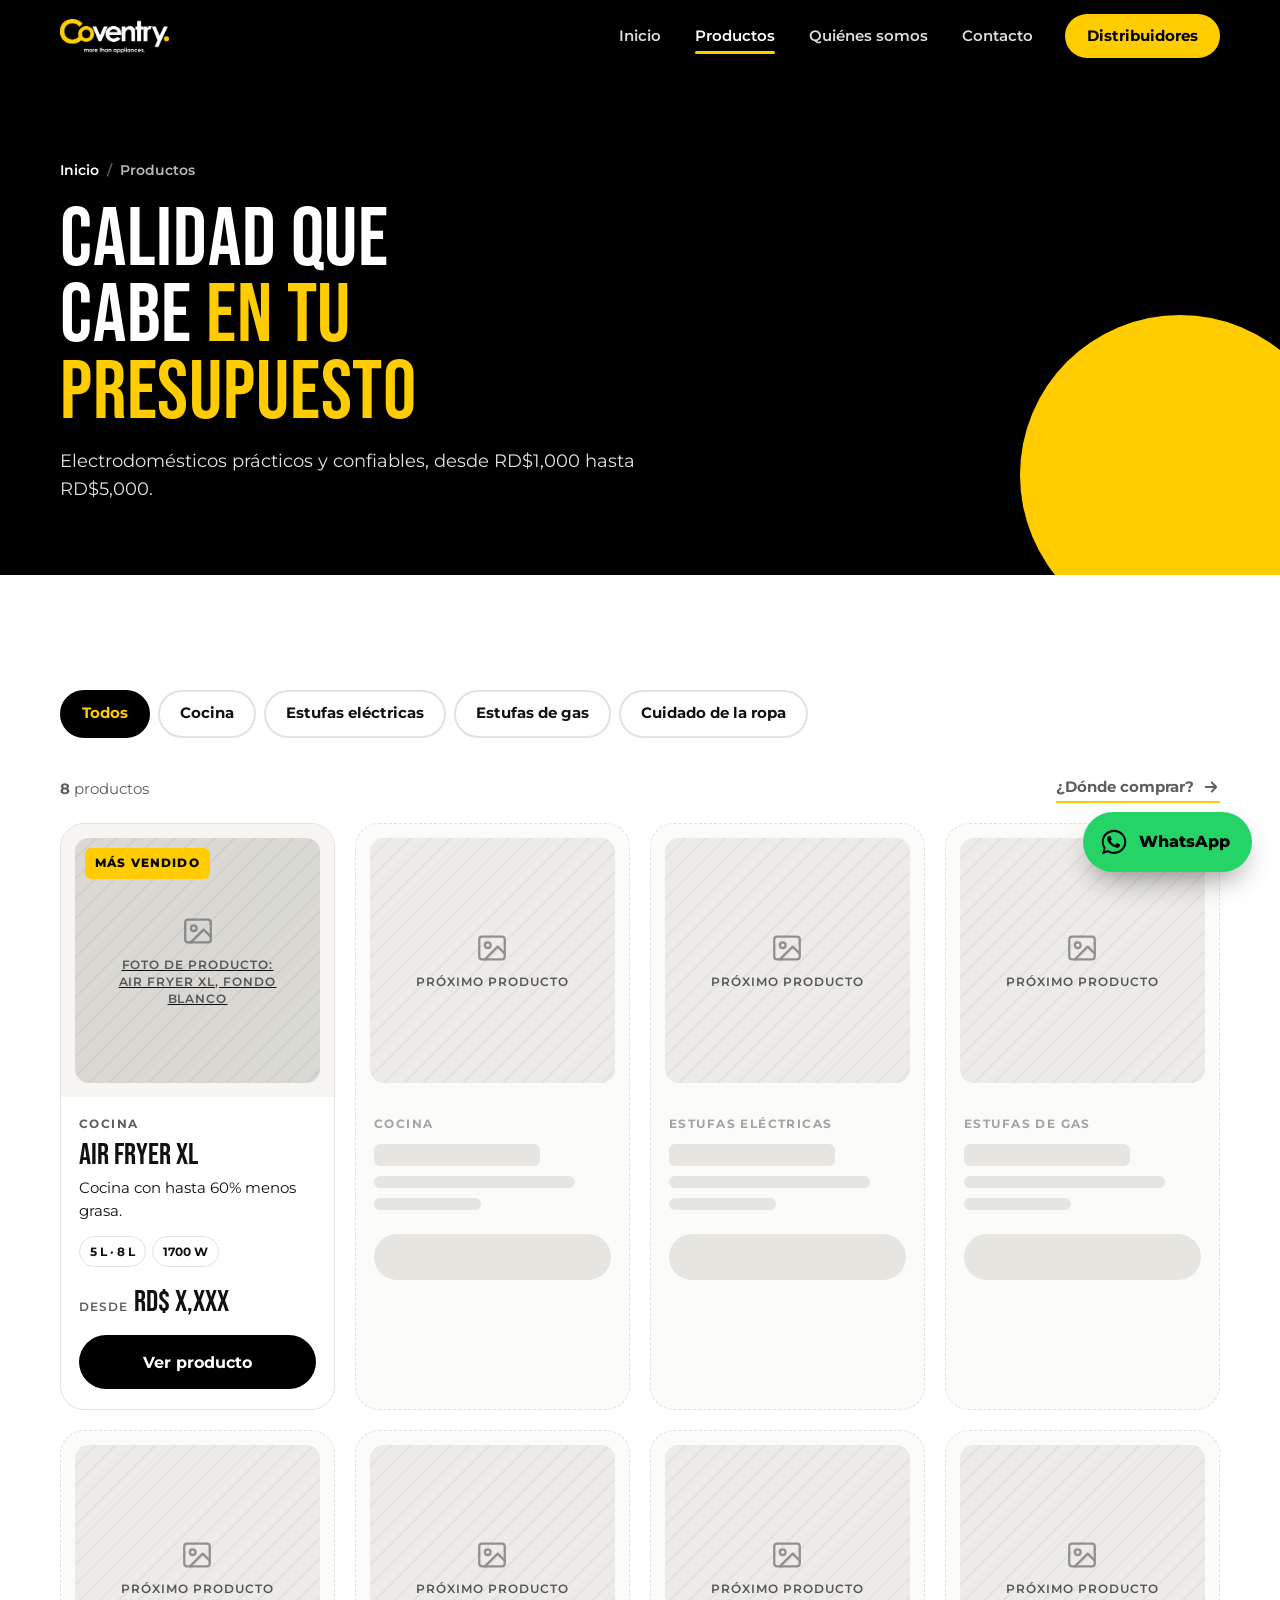
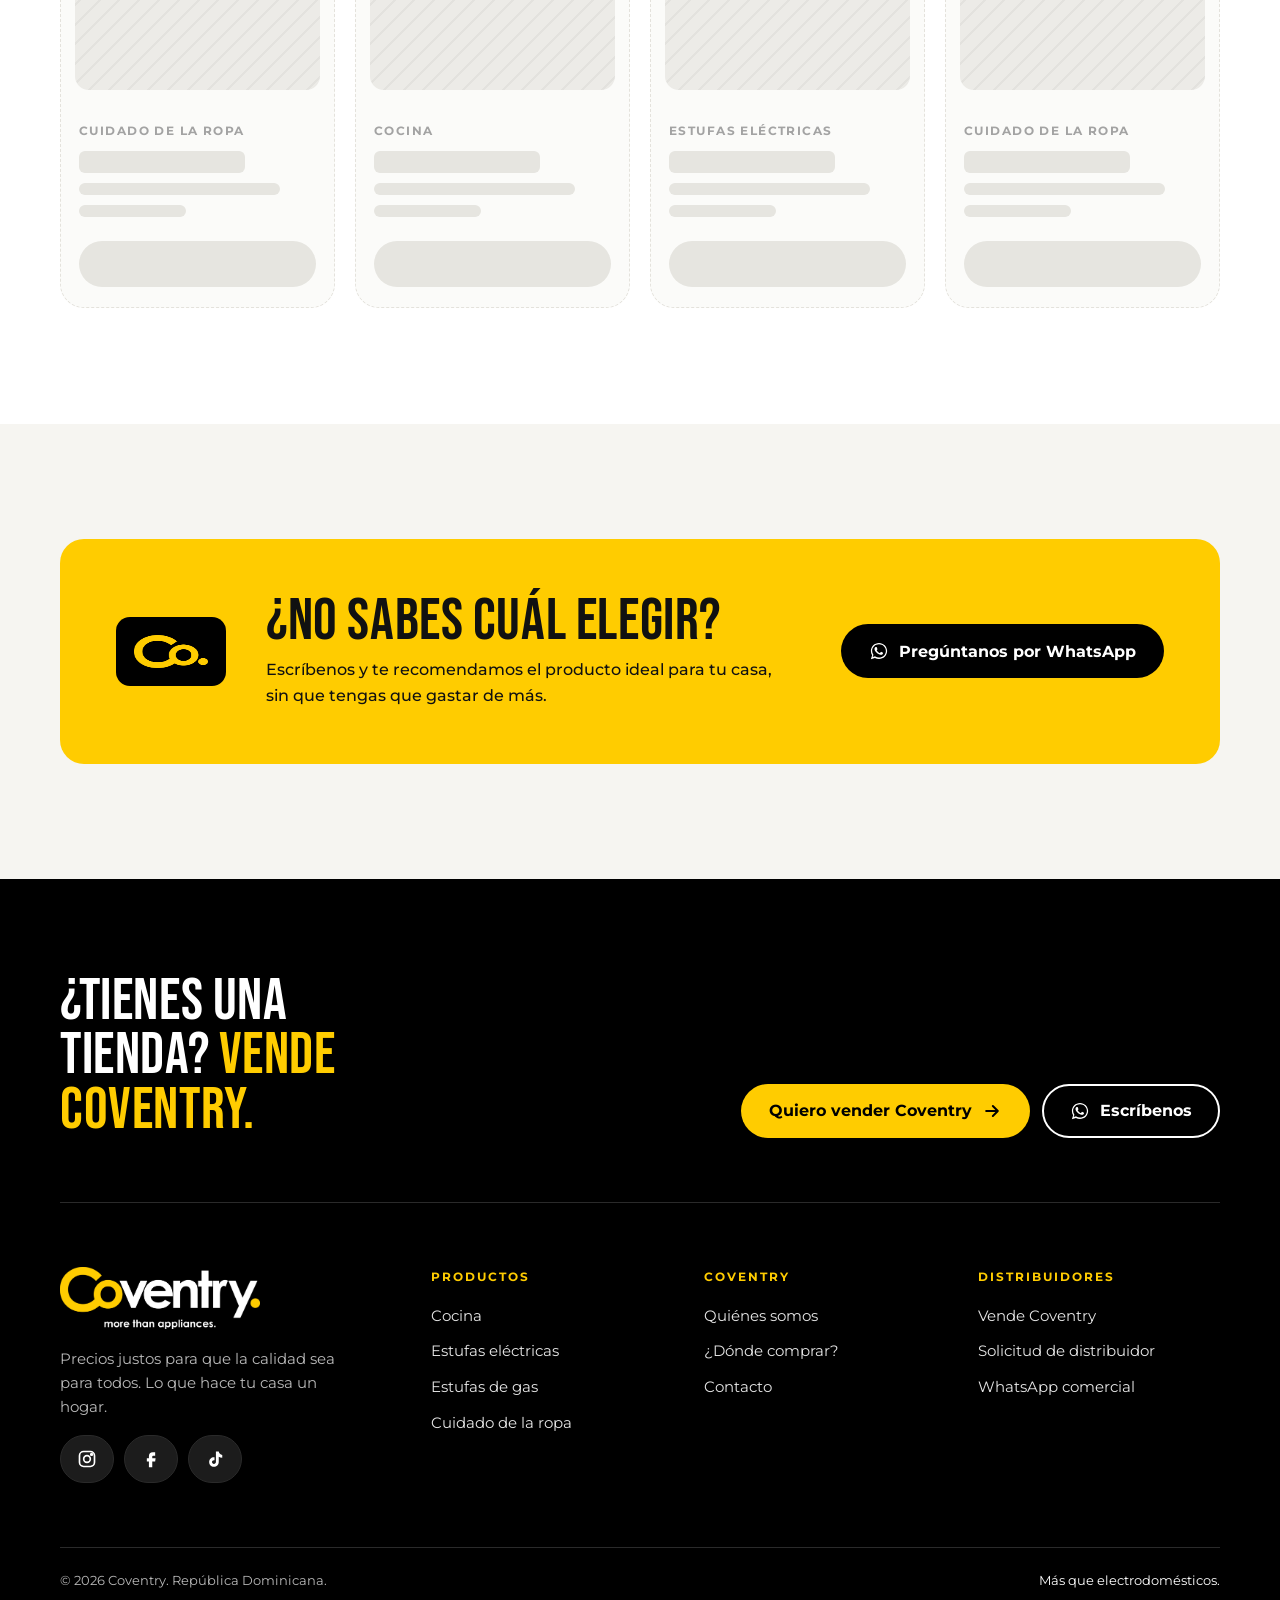
<file: productos.html>
<!doctype html>
<html lang="es-DO">
<head>
<meta charset="utf-8">
<meta name="viewport" content="width=device-width, initial-scale=1">
<title>Productos · Coventry | Electrodomésticos a precio justo</title>
<meta name="description" content="Cocina, estufas eléctricas, estufas de gas y cuidado de la ropa. Electrodomésticos Coventry desde RD$1,000 hasta RD$5,000.">
<meta name="theme-color" content="#000000">
<link rel="icon" type="image/png" href="assets/logos/favicon.png">
<link rel="apple-touch-icon" href="assets/logos/favicon.png">
<link rel="preconnect" href="https://fonts.googleapis.com">
<link rel="preconnect" href="https://fonts.gstatic.com" crossorigin>
<link href="https://fonts.googleapis.com/css2?family=Bebas+Neue&family=Montserrat:wght@400;500;600;700;800&display=swap" rel="stylesheet">
<link rel="stylesheet" href="assets/css/styles.css">
</head>
<body class="">
<a class="skip" href="#contenido">Saltar al contenido</a>
<header class="site-header">
  <div class="container site-header__bar">
    <a class="brand" href="index.html" aria-label="Coventry, ir al inicio"><img src="assets/logos/coventry-logo-oscuro.png" alt="Coventry" width="109" height="34"></a>
    <button class="nav-toggle" type="button" aria-expanded="false" aria-controls="menu" aria-label="Abrir menú"><span></span></button>
    <nav class="nav" id="menu" aria-label="Principal">
      <a class="nav__link" href="index.html">Inicio</a>
      <a class="nav__link" href="productos.html" aria-current="page">Productos</a>
      <a class="nav__link" href="quienes-somos.html">Quiénes somos</a>
      <a class="nav__link" href="contacto.html">Contacto</a>
      <a class="btn btn--yellow btn--sm" href="distribuidores.html">Distribuidores</a>
    </nav>
  </div>
</header>
<main id="contenido">

<section class="page-hero" aria-labelledby="page-title">
  <div class="container">
    <ol class="crumbs"><li><a href="index.html">Inicio</a></li><li>Productos</li></ol>
    <h1 class="h1" id="page-title">Calidad que cabe <span class="hl">en tu presupuesto</span></h1>
    <p class="lead">Electrodomésticos prácticos y confiables, desde RD$1,000 hasta RD$5,000.</p>
  </div>
</section>

<section class="section" aria-label="Catálogo">
  <div class="container">
    <div class="filters" role="toolbar" aria-label="Filtrar por categoría">
      <button class="filter" type="button" data-filter="todos" aria-pressed="true">Todos</button>
      <button class="filter" type="button" data-filter="cocina" aria-pressed="false">Cocina</button>
      <button class="filter" type="button" data-filter="estufas-electricas" aria-pressed="false">Estufas eléctricas</button>
      <button class="filter" type="button" data-filter="estufas-gas" aria-pressed="false">Estufas de gas</button>
      <button class="filter" type="button" data-filter="ropa" aria-pressed="false">Cuidado de la ropa</button>
    </div>
    <div class="catalog-bar">
      <span><strong data-count>8</strong> productos</span>
      <a class="link-arrow" href="contacto.html#donde-comprar">¿Dónde comprar? <svg viewBox="0 0 24 24" fill="none" stroke="currentColor" stroke-width="2.4" stroke-linecap="round" stroke-linejoin="round"><path d="M5 12h14M13 6l6 6-6 6"/></svg></a>
    </div>

    <div class="grid-products">
      <!-- TARJETA MODELO: así se ve cada producto terminado -->
      <article class="card" data-cat="cocina">
        <a class="card__media" href="air-fryer-xl.html" tabindex="-1" aria-hidden="true">
          <span class="card__tag">Más vendido</span>
          <div class="ph ph--1x1" role="img" aria-label="Foto pendiente: Foto de producto: Air Fryer XL, fondo blanco"><span class="ph__label"><svg viewBox="0 0 24 24" fill="none" stroke="currentColor" stroke-width="1.6" stroke-linecap="round" stroke-linejoin="round"><rect x="3" y="4" width="18" height="16" rx="2"/><circle cx="9" cy="10" r="2"/><path d="M21 16l-5-5-9 9"/></svg><span>Foto de producto: Air Fryer XL, fondo blanco</span></span></div>
        </a>
        <div class="card__body">
          <span class="card__cat">Cocina</span>
          <h2 class="card__name"><a href="air-fryer-xl.html">Air Fryer XL</a></h2>
          <p class="card__benefit">Cocina con hasta 60% menos grasa.</p>
          <div class="card__meta"><span class="chip chip--line">5 L · 8 L</span><span class="chip chip--line">1700 W</span></div>
          <div class="card__price"><small>Desde</small><strong>RD$ X,XXX</strong></div>
          <a class="btn btn--black btn--block" href="air-fryer-xl.html">Ver producto</a>
        </div>
      </article>

      <!-- MARCADORES: posiciones futuras del catálogo -->
      <article class="card card--ghost" data-cat="cocina" aria-label="Próximo producto de Cocina">
        <div class="card__media"><div class="ph ph--1x1" role="img" aria-label="Foto pendiente: Próximo producto"><span class="ph__label"><svg viewBox="0 0 24 24" fill="none" stroke="currentColor" stroke-width="1.6" stroke-linecap="round" stroke-linejoin="round"><rect x="3" y="4" width="18" height="16" rx="2"/><circle cx="9" cy="10" r="2"/><path d="M21 16l-5-5-9 9"/></svg><span>Próximo producto</span></span></div></div>
        <div class="card__body"><span class="card__cat">Cocina</span><span class="bar bar--lg"></span><span class="bar bar--md"></span><span class="bar bar--sm"></span><span class="bar bar--btn"></span></div>
      </article>
      <article class="card card--ghost" data-cat="estufas-electricas" aria-label="Próximo producto de Estufas eléctricas">
        <div class="card__media"><div class="ph ph--1x1" role="img" aria-label="Foto pendiente: Próximo producto"><span class="ph__label"><svg viewBox="0 0 24 24" fill="none" stroke="currentColor" stroke-width="1.6" stroke-linecap="round" stroke-linejoin="round"><rect x="3" y="4" width="18" height="16" rx="2"/><circle cx="9" cy="10" r="2"/><path d="M21 16l-5-5-9 9"/></svg><span>Próximo producto</span></span></div></div>
        <div class="card__body"><span class="card__cat">Estufas eléctricas</span><span class="bar bar--lg"></span><span class="bar bar--md"></span><span class="bar bar--sm"></span><span class="bar bar--btn"></span></div>
      </article>
      <article class="card card--ghost" data-cat="estufas-gas" aria-label="Próximo producto de Estufas de gas">
        <div class="card__media"><div class="ph ph--1x1" role="img" aria-label="Foto pendiente: Próximo producto"><span class="ph__label"><svg viewBox="0 0 24 24" fill="none" stroke="currentColor" stroke-width="1.6" stroke-linecap="round" stroke-linejoin="round"><rect x="3" y="4" width="18" height="16" rx="2"/><circle cx="9" cy="10" r="2"/><path d="M21 16l-5-5-9 9"/></svg><span>Próximo producto</span></span></div></div>
        <div class="card__body"><span class="card__cat">Estufas de gas</span><span class="bar bar--lg"></span><span class="bar bar--md"></span><span class="bar bar--sm"></span><span class="bar bar--btn"></span></div>
      </article>
      <article class="card card--ghost" data-cat="ropa" aria-label="Próximo producto de Cuidado de la ropa">
        <div class="card__media"><div class="ph ph--1x1" role="img" aria-label="Foto pendiente: Próximo producto"><span class="ph__label"><svg viewBox="0 0 24 24" fill="none" stroke="currentColor" stroke-width="1.6" stroke-linecap="round" stroke-linejoin="round"><rect x="3" y="4" width="18" height="16" rx="2"/><circle cx="9" cy="10" r="2"/><path d="M21 16l-5-5-9 9"/></svg><span>Próximo producto</span></span></div></div>
        <div class="card__body"><span class="card__cat">Cuidado de la ropa</span><span class="bar bar--lg"></span><span class="bar bar--md"></span><span class="bar bar--sm"></span><span class="bar bar--btn"></span></div>
      </article>
      <article class="card card--ghost" data-cat="cocina" aria-label="Próximo producto de Cocina">
        <div class="card__media"><div class="ph ph--1x1" role="img" aria-label="Foto pendiente: Próximo producto"><span class="ph__label"><svg viewBox="0 0 24 24" fill="none" stroke="currentColor" stroke-width="1.6" stroke-linecap="round" stroke-linejoin="round"><rect x="3" y="4" width="18" height="16" rx="2"/><circle cx="9" cy="10" r="2"/><path d="M21 16l-5-5-9 9"/></svg><span>Próximo producto</span></span></div></div>
        <div class="card__body"><span class="card__cat">Cocina</span><span class="bar bar--lg"></span><span class="bar bar--md"></span><span class="bar bar--sm"></span><span class="bar bar--btn"></span></div>
      </article>
      <article class="card card--ghost" data-cat="estufas-electricas" aria-label="Próximo producto de Estufas eléctricas">
        <div class="card__media"><div class="ph ph--1x1" role="img" aria-label="Foto pendiente: Próximo producto"><span class="ph__label"><svg viewBox="0 0 24 24" fill="none" stroke="currentColor" stroke-width="1.6" stroke-linecap="round" stroke-linejoin="round"><rect x="3" y="4" width="18" height="16" rx="2"/><circle cx="9" cy="10" r="2"/><path d="M21 16l-5-5-9 9"/></svg><span>Próximo producto</span></span></div></div>
        <div class="card__body"><span class="card__cat">Estufas eléctricas</span><span class="bar bar--lg"></span><span class="bar bar--md"></span><span class="bar bar--sm"></span><span class="bar bar--btn"></span></div>
      </article>
      <article class="card card--ghost" data-cat="ropa" aria-label="Próximo producto de Cuidado de la ropa">
        <div class="card__media"><div class="ph ph--1x1" role="img" aria-label="Foto pendiente: Próximo producto"><span class="ph__label"><svg viewBox="0 0 24 24" fill="none" stroke="currentColor" stroke-width="1.6" stroke-linecap="round" stroke-linejoin="round"><rect x="3" y="4" width="18" height="16" rx="2"/><circle cx="9" cy="10" r="2"/><path d="M21 16l-5-5-9 9"/></svg><span>Próximo producto</span></span></div></div>
        <div class="card__body"><span class="card__cat">Cuidado de la ropa</span><span class="bar bar--lg"></span><span class="bar bar--md"></span><span class="bar bar--sm"></span><span class="bar bar--btn"></span></div>
      </article>
    </div>
    <p class="empty">Pronto tendremos productos en esta categoría.</p>
  </div>
</section>

<section class="section section--paper" aria-labelledby="cta-title">
  <div class="container">
    <div class="store-cta">
      <img class="store-cta__iso" src="assets/logos/coventry-isotipo.png" alt="" width="110" height="69">
      <div>
        <h2 class="h2" id="cta-title">¿No sabes cuál elegir?</h2>
        <p>Escríbenos y te recomendamos el producto ideal para tu casa, sin que tengas que gastar de más.</p>
      </div>
      <a class="btn btn--black" href="https://wa.me/?text=Hola%20Coventry%2C%20quiero%20informaci%C3%B3n" target="_blank" rel="noopener"><svg viewBox="0 0 32 32" fill="currentColor"><path d="M16 3C8.8 3 3 8.7 3 15.8c0 2.5.7 4.9 2 7L3 29l6.4-2c2 1.1 4.3 1.7 6.6 1.7 7.2 0 13-5.7 13-12.8S23.2 3 16 3zm0 23.4c-2.1 0-4.1-.6-5.9-1.7l-.4-.2-3.8 1.2 1.2-3.7-.3-.4c-1.2-1.8-1.8-3.8-1.8-5.9C5 9.9 9.9 5.2 16 5.2s11 4.7 11 10.6-4.9 10.6-11 10.6zm6-7.9c-.3-.2-2-1-2.3-1.1-.3-.1-.5-.2-.8.2-.2.3-.9 1.1-1.1 1.3-.2.2-.4.2-.7.1-.3-.2-1.4-.5-2.7-1.6-1-.9-1.7-2-1.9-2.3-.2-.3 0-.5.1-.7l.5-.6c.2-.2.2-.4.3-.6.1-.2 0-.4 0-.6l-1-2.5c-.3-.7-.6-.6-.8-.6h-.7c-.2 0-.6.1-.9.4-.3.3-1.2 1.1-1.2 2.8s1.2 3.3 1.4 3.5c.2.2 2.4 3.6 5.8 5 .8.3 1.4.5 1.9.7.8.3 1.5.2 2.1.1.6-.1 2-.8 2.2-1.6.3-.8.3-1.4.2-1.6-.1-.1-.3-.2-.6-.4z"/></svg> Pregúntanos por WhatsApp</a>
    </div>
  </div>
</section>
</main>
<footer class="site-footer">
  <div class="container">
    <div class="footer-cta">
      <h2 class="h2">¿Tienes una tienda? <span class="hl">Vende Coventry.</span></h2>
      <div class="btn-row">
        <a class="btn btn--yellow" href="distribuidores.html">Quiero vender Coventry <svg viewBox="0 0 24 24" fill="none" stroke="currentColor" stroke-width="2.4" stroke-linecap="round" stroke-linejoin="round"><path d="M5 12h14M13 6l6 6-6 6"/></svg></a>
        <a class="btn btn--outline" href="https://wa.me/?text=Hola%20Coventry%2C%20quiero%20informaci%C3%B3n" target="_blank" rel="noopener"><svg viewBox="0 0 32 32" fill="currentColor"><path d="M16 3C8.8 3 3 8.7 3 15.8c0 2.5.7 4.9 2 7L3 29l6.4-2c2 1.1 4.3 1.7 6.6 1.7 7.2 0 13-5.7 13-12.8S23.2 3 16 3zm0 23.4c-2.1 0-4.1-.6-5.9-1.7l-.4-.2-3.8 1.2 1.2-3.7-.3-.4c-1.2-1.8-1.8-3.8-1.8-5.9C5 9.9 9.9 5.2 16 5.2s11 4.7 11 10.6-4.9 10.6-11 10.6zm6-7.9c-.3-.2-2-1-2.3-1.1-.3-.1-.5-.2-.8.2-.2.3-.9 1.1-1.1 1.3-.2.2-.4.2-.7.1-.3-.2-1.4-.5-2.7-1.6-1-.9-1.7-2-1.9-2.3-.2-.3 0-.5.1-.7l.5-.6c.2-.2.2-.4.3-.6.1-.2 0-.4 0-.6l-1-2.5c-.3-.7-.6-.6-.8-.6h-.7c-.2 0-.6.1-.9.4-.3.3-1.2 1.1-1.2 2.8s1.2 3.3 1.4 3.5c.2.2 2.4 3.6 5.8 5 .8.3 1.4.5 1.9.7.8.3 1.5.2 2.1.1.6-.1 2-.8 2.2-1.6.3-.8.3-1.4.2-1.6-.1-.1-.3-.2-.6-.4z"/></svg> Escríbenos</a>
      </div>
    </div>
    <div class="footer-grid">
      <div class="footer-brand">
        <img src="assets/logos/coventry-logo-oscuro.png" alt="Coventry" width="200" height="62">
        <p>Precios justos para que la calidad sea para todos. Lo que hace tu casa un hogar.</p>
        <div class="socials socials--dark">
          <a class="social" href="#" aria-label="Instagram de Coventry"><svg viewBox="0 0 24 24" fill="none" stroke="currentColor" stroke-width="2"><rect x="3" y="3" width="18" height="18" rx="5"/><circle cx="12" cy="12" r="4"/><circle cx="17.5" cy="6.5" r="1" fill="currentColor"/></svg></a>
          <a class="social" href="#" aria-label="Facebook de Coventry"><svg viewBox="0 0 24 24" fill="currentColor"><path d="M14 8h3V4h-3c-2.8 0-4.5 1.8-4.5 4.6V11H7v4h2.5v7h4v-7H17l.5-4h-4V9c0-.6.4-1 1-1z"/></svg></a>
          <a class="social" href="#" aria-label="TikTok de Coventry"><svg viewBox="0 0 24 24" fill="currentColor"><path d="M16.5 3c.4 2.3 1.9 3.9 4.2 4.1v3.4c-1.6 0-3-.5-4.2-1.3v6.3c0 3.4-2.6 5.8-5.8 5.8S5 18.9 5 15.6s2.8-6 6.4-5.6v3.5c-1.6-.4-3 .6-3 2.1 0 1.3 1 2.3 2.3 2.3 1.4 0 2.4-1 2.4-2.6V3z"/></svg></a>
        </div>
      </div>
      <div class="footer-col">
        <h4>Productos</h4>
        <ul>
          <li><a href="productos.html#cocina">Cocina</a></li>
          <li><a href="productos.html#estufas-electricas">Estufas eléctricas</a></li>
          <li><a href="productos.html#estufas-gas">Estufas de gas</a></li>
          <li><a href="productos.html#ropa">Cuidado de la ropa</a></li>
        </ul>
      </div>
      <div class="footer-col">
        <h4>Coventry</h4>
        <ul>
          <li><a href="quienes-somos.html">Quiénes somos</a></li>
          <li><a href="contacto.html#donde-comprar">¿Dónde comprar?</a></li>
          <li><a href="contacto.html">Contacto</a></li>
        </ul>
      </div>
      <div class="footer-col">
        <h4>Distribuidores</h4>
        <ul>
          <li><a href="distribuidores.html">Vende Coventry</a></li>
          <li><a href="distribuidores.html#solicitud">Solicitud de distribuidor</a></li>
          <li><a href="https://wa.me/?text=Hola%20Coventry%2C%20quiero%20informaci%C3%B3n" target="_blank" rel="noopener">WhatsApp comercial</a></li>
        </ul>
      </div>
    </div>
    <div class="footer-legal">
      <span>© <span data-year>2026</span> Coventry. República Dominicana.</span>
      <span><em>Más que electrodomésticos.</em></span>
    </div>
  </div>
</footer>
<a class="wa-float" href="https://wa.me/?text=Hola%20Coventry%2C%20quiero%20informaci%C3%B3n" target="_blank" rel="noopener" aria-label="Escríbenos por WhatsApp"><svg viewBox="0 0 32 32" fill="currentColor"><path d="M16 3C8.8 3 3 8.7 3 15.8c0 2.5.7 4.9 2 7L3 29l6.4-2c2 1.1 4.3 1.7 6.6 1.7 7.2 0 13-5.7 13-12.8S23.2 3 16 3zm0 23.4c-2.1 0-4.1-.6-5.9-1.7l-.4-.2-3.8 1.2 1.2-3.7-.3-.4c-1.2-1.8-1.8-3.8-1.8-5.9C5 9.9 9.9 5.2 16 5.2s11 4.7 11 10.6-4.9 10.6-11 10.6zm6-7.9c-.3-.2-2-1-2.3-1.1-.3-.1-.5-.2-.8.2-.2.3-.9 1.1-1.1 1.3-.2.2-.4.2-.7.1-.3-.2-1.4-.5-2.7-1.6-1-.9-1.7-2-1.9-2.3-.2-.3 0-.5.1-.7l.5-.6c.2-.2.2-.4.3-.6.1-.2 0-.4 0-.6l-1-2.5c-.3-.7-.6-.6-.8-.6h-.7c-.2 0-.6.1-.9.4-.3.3-1.2 1.1-1.2 2.8s1.2 3.3 1.4 3.5c.2.2 2.4 3.6 5.8 5 .8.3 1.4.5 1.9.7.8.3 1.5.2 2.1.1.6-.1 2-.8 2.2-1.6.3-.8.3-1.4.2-1.6-.1-.1-.3-.2-.6-.4z"/></svg><span>WhatsApp</span></a>

<script src="assets/js/main.js"></script>
</body>
</html>
</file>
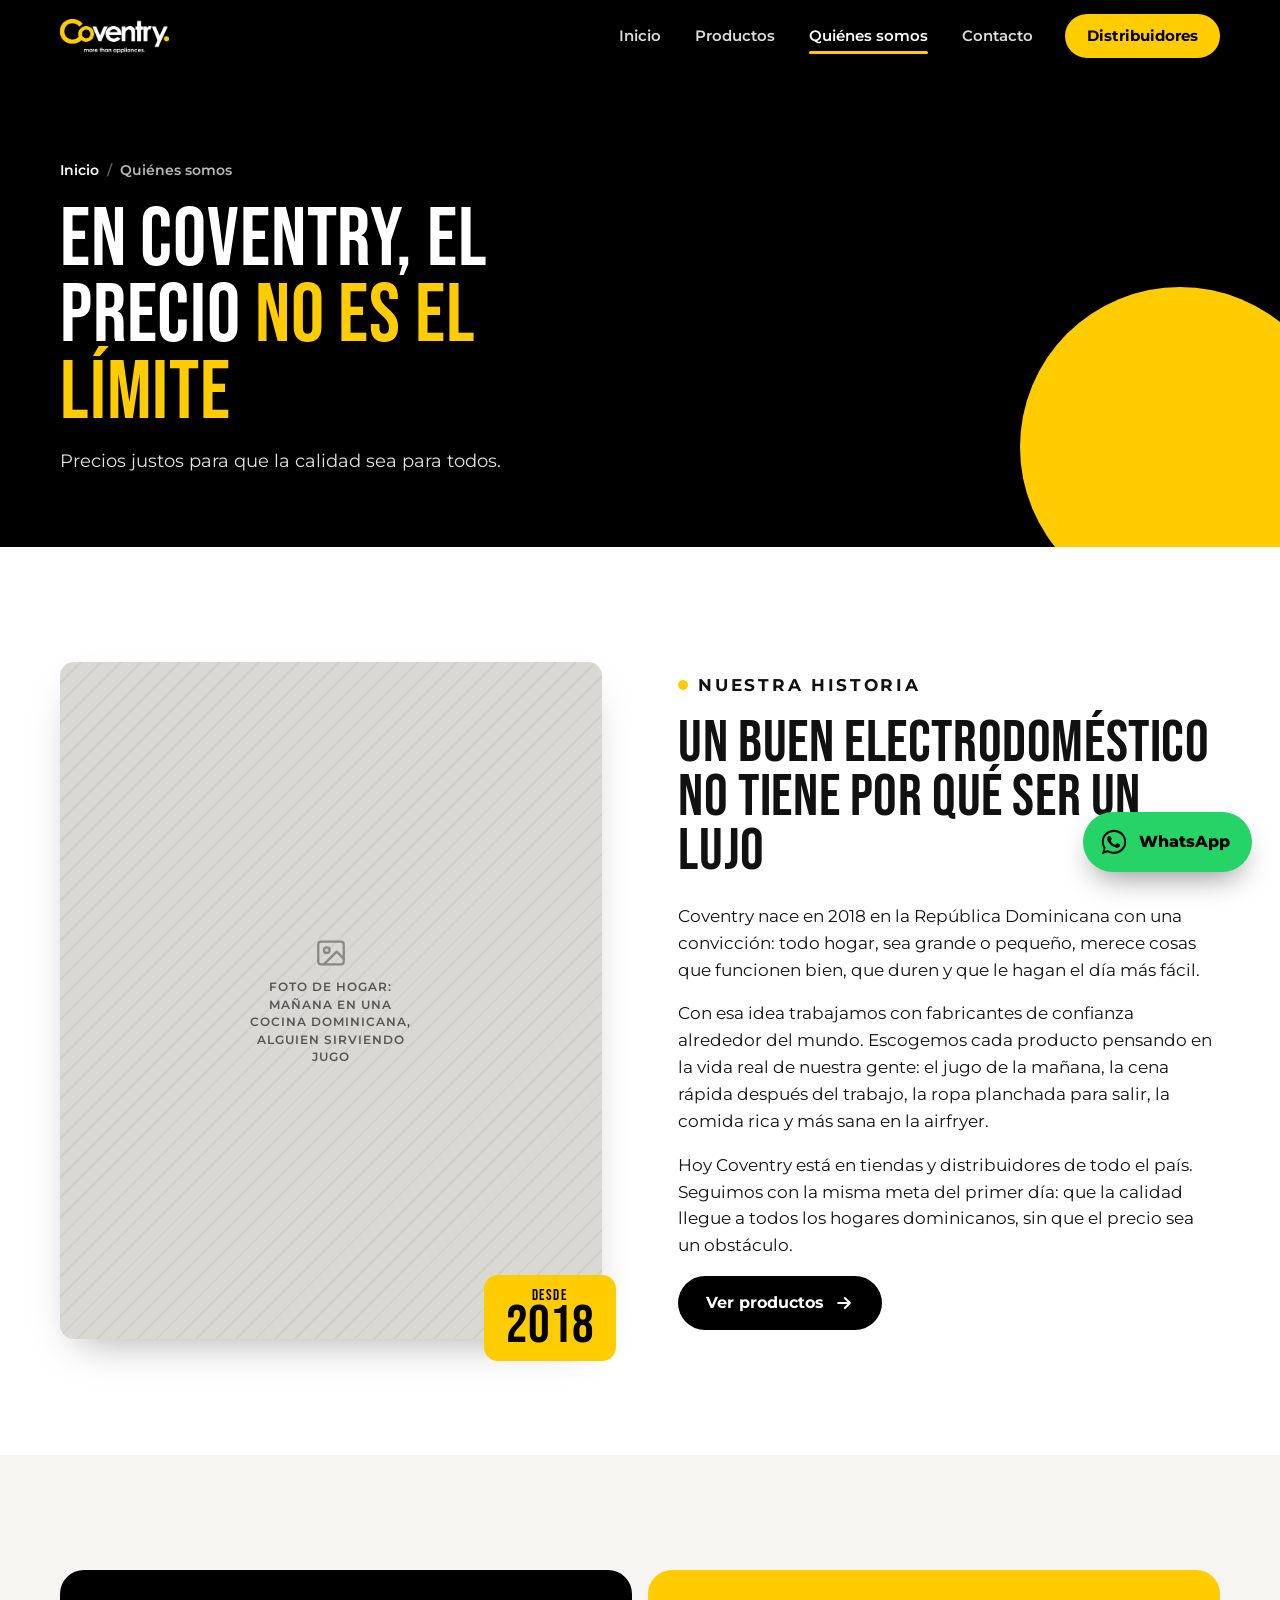
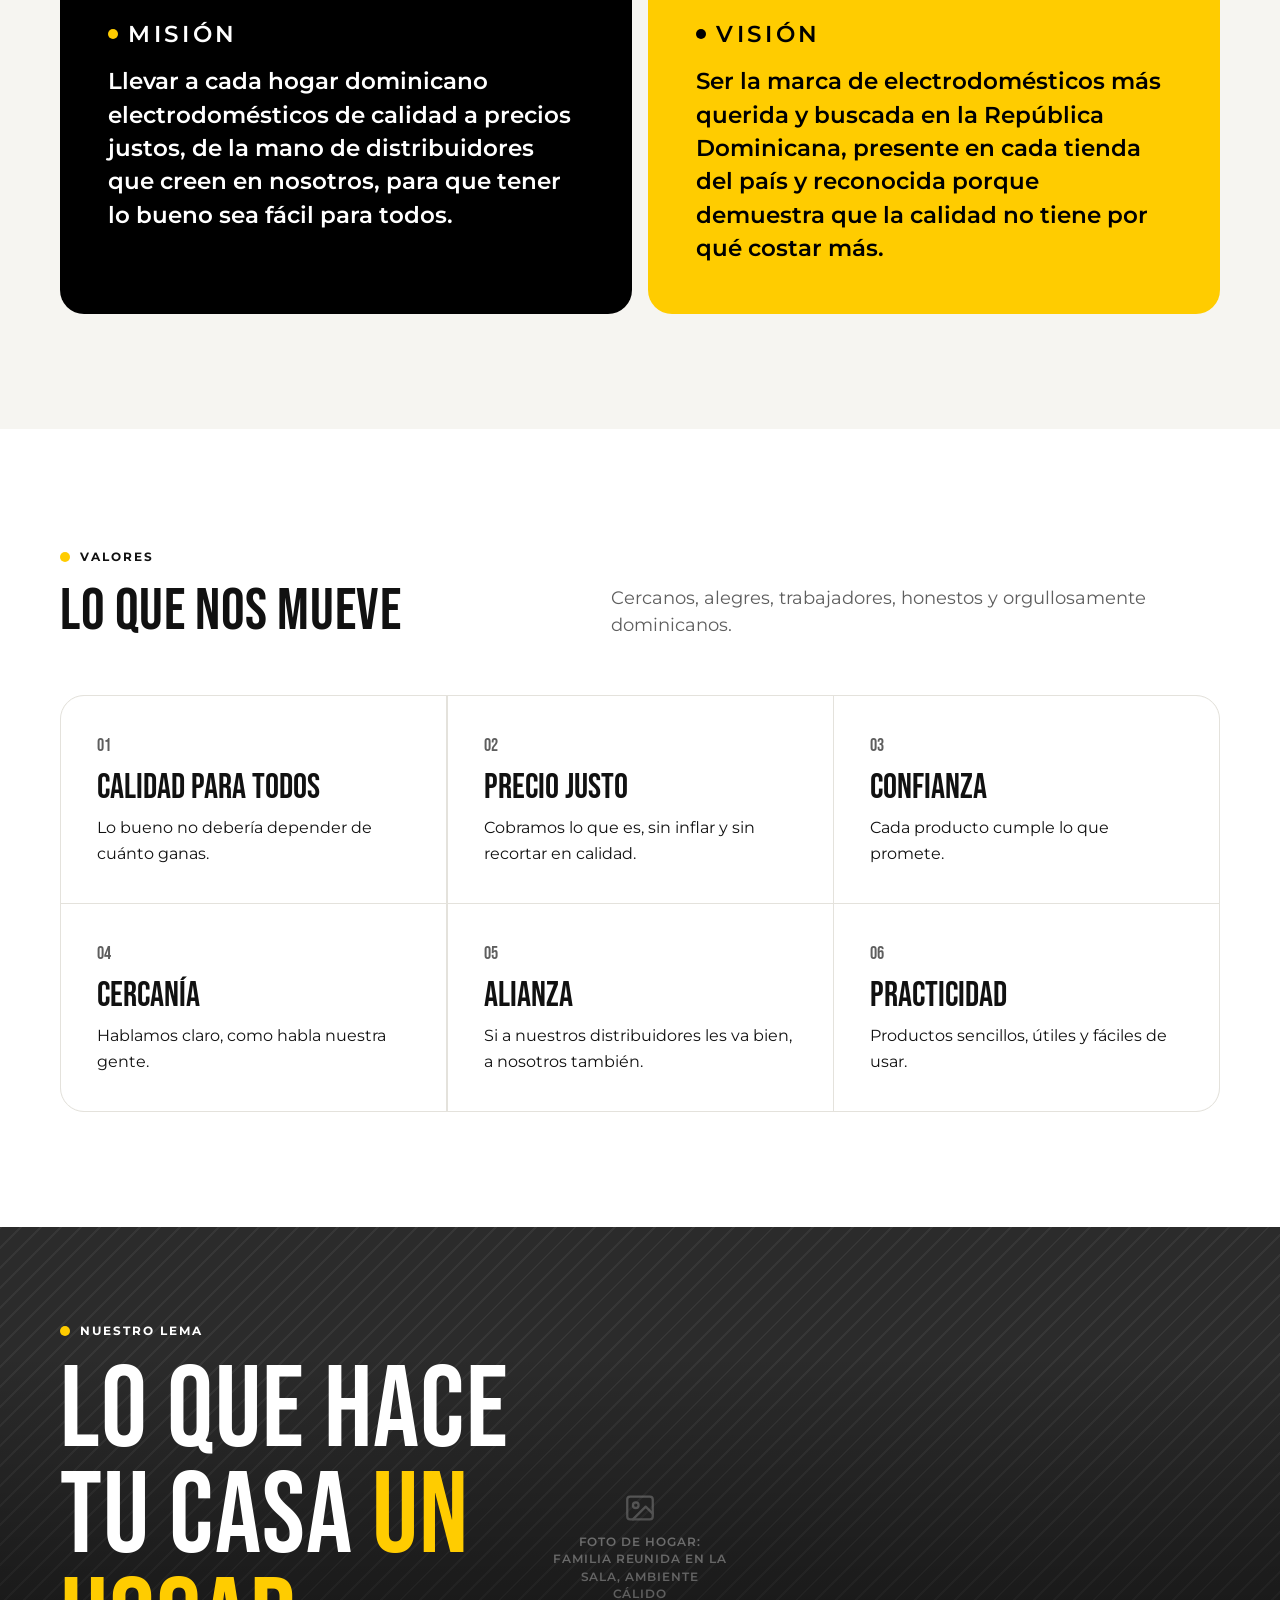
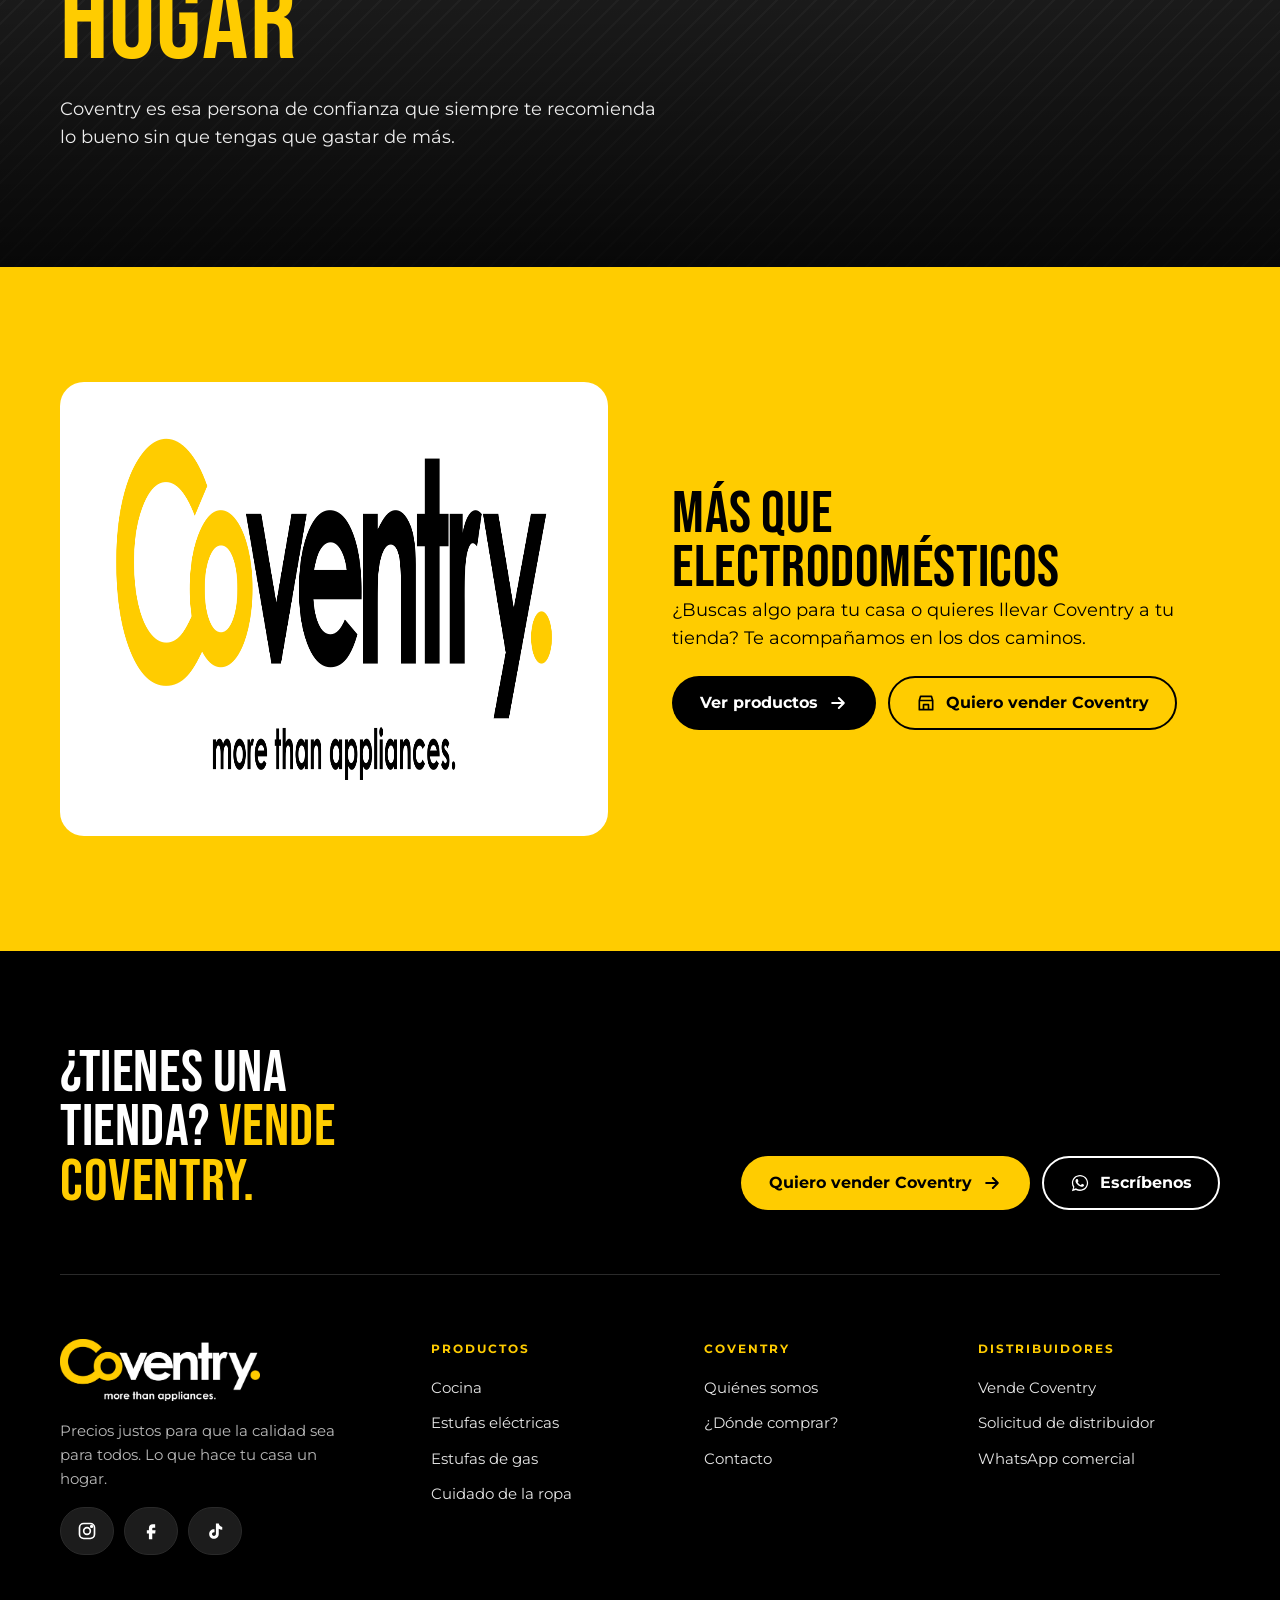
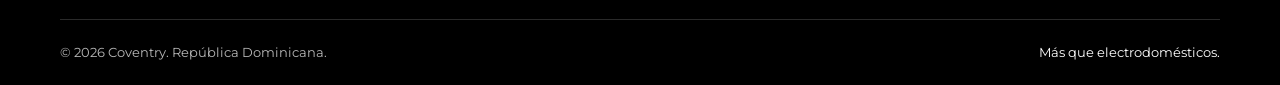
<file: quienes-somos.html>
<!doctype html>
<html lang="es-DO">
<head>
<meta charset="utf-8">
<meta name="viewport" content="width=device-width, initial-scale=1">
<title>Quiénes somos · Coventry | Marca dominicana desde 2018</title>
<meta name="description" content="Coventry nace en 2018 en la República Dominicana con una convicción: un buen electrodoméstico no tiene por qué ser un lujo.">
<meta name="theme-color" content="#000000">
<link rel="icon" type="image/png" href="assets/logos/favicon.png">
<link rel="apple-touch-icon" href="assets/logos/favicon.png">
<link rel="preconnect" href="https://fonts.googleapis.com">
<link rel="preconnect" href="https://fonts.gstatic.com" crossorigin>
<link href="https://fonts.googleapis.com/css2?family=Bebas+Neue&family=Montserrat:wght@400;500;600;700;800&display=swap" rel="stylesheet">
<link rel="stylesheet" href="assets/css/styles.css">
</head>
<body class="">
<a class="skip" href="#contenido">Saltar al contenido</a>
<header class="site-header">
  <div class="container site-header__bar">
    <a class="brand" href="index.html" aria-label="Coventry, ir al inicio"><img src="assets/logos/coventry-logo-oscuro.png" alt="Coventry" width="109" height="34"></a>
    <button class="nav-toggle" type="button" aria-expanded="false" aria-controls="menu" aria-label="Abrir menú"><span></span></button>
    <nav class="nav" id="menu" aria-label="Principal">
      <a class="nav__link" href="index.html">Inicio</a>
      <a class="nav__link" href="productos.html">Productos</a>
      <a class="nav__link" href="quienes-somos.html" aria-current="page">Quiénes somos</a>
      <a class="nav__link" href="contacto.html">Contacto</a>
      <a class="btn btn--yellow btn--sm" href="distribuidores.html">Distribuidores</a>
    </nav>
  </div>
</header>
<main id="contenido">

<section class="page-hero" aria-labelledby="page-title">
  <div class="container">
    <ol class="crumbs"><li><a href="index.html">Inicio</a></li><li>Quiénes somos</li></ol>
    <h1 class="h1" id="page-title">En Coventry, el precio <span class="hl">no es el límite</span></h1>
    <p class="lead">Precios justos para que la calidad sea para todos.</p>
  </div>
</section>

<!-- HISTORIA -->
<section class="section" aria-labelledby="story-title">
  <div class="container story">
    <div class="story__media">
      <div class="ph ph--4x5" role="img" aria-label="Foto pendiente: Foto de hogar: mañana en una cocina dominicana, alguien sirviendo jugo"><span class="ph__label"><svg viewBox="0 0 24 24" fill="none" stroke="currentColor" stroke-width="1.6" stroke-linecap="round" stroke-linejoin="round"><rect x="3" y="4" width="18" height="16" rx="2"/><circle cx="9" cy="10" r="2"/><path d="M21 16l-5-5-9 9"/></svg><span>Foto de hogar: mañana en una cocina dominicana, alguien sirviendo jugo</span></span></div>
      <div class="story__year"><small>Desde</small><strong>2018</strong></div>
    </div>
    <div class="story__text">
      <p class="eyebrow">Nuestra historia</p>
      <h2 class="h2" style="margin-bottom:24px">Un buen electrodoméstico no tiene por qué ser un lujo</h2>
      <p>Coventry nace en 2018 en la República Dominicana con una convicción: todo hogar, sea grande o pequeño, merece cosas que funcionen bien, que duren y que le hagan el día más fácil.</p>
      <p>Con esa idea trabajamos con fabricantes de confianza alrededor del mundo. Escogemos cada producto pensando en la vida real de nuestra gente: el jugo de la mañana, la cena rápida después del trabajo, la ropa planchada para salir, la comida rica y más sana en la airfryer.</p>
      <p>Hoy Coventry está en tiendas y distribuidores de todo el país. Seguimos con la misma meta del primer día: que la calidad llegue a todos los hogares dominicanos, sin que el precio sea un obstáculo.</p>
      <a class="btn btn--black" href="productos.html">Ver productos <svg viewBox="0 0 24 24" fill="none" stroke="currentColor" stroke-width="2.4" stroke-linecap="round" stroke-linejoin="round"><path d="M5 12h14M13 6l6 6-6 6"/></svg></a>
    </div>
  </div>
</section>

<!-- MISIÓN Y VISIÓN -->
<section class="section section--paper" aria-label="Misión y visión">
  <div class="container mv">
    <article class="mv__card mv__card--black">
      <p class="eyebrow">Misión</p>
      <p>Llevar a cada hogar dominicano electrodomésticos de calidad a precios justos, de la mano de distribuidores que creen en nosotros, para que tener lo bueno sea fácil para todos.</p>
    </article>
    <article class="mv__card mv__card--yellow">
      <p class="eyebrow">Visión</p>
      <p>Ser la marca de electrodomésticos más querida y buscada en la República Dominicana, presente en cada tienda del país y reconocida porque demuestra que la calidad no tiene por qué costar más.</p>
    </article>
  </div>
</section>

<!-- VALORES -->
<section class="section" aria-labelledby="values-title">
  <div class="container">
    <div class="section-head">
      <div>
        <p class="eyebrow">Valores</p>
        <h2 class="h2" id="values-title">Lo que nos mueve</h2>
      </div>
      <p class="lead muted">Cercanos, alegres, trabajadores, honestos y orgullosamente dominicanos.</p>
    </div>
    <div class="values">
      <div class="value"><span class="value__num">01</span><h3>Calidad para todos</h3><p>Lo bueno no debería depender de cuánto ganas.</p></div>
      <div class="value"><span class="value__num">02</span><h3>Precio justo</h3><p>Cobramos lo que es, sin inflar y sin recortar en calidad.</p></div>
      <div class="value"><span class="value__num">03</span><h3>Confianza</h3><p>Cada producto cumple lo que promete.</p></div>
      <div class="value"><span class="value__num">04</span><h3>Cercanía</h3><p>Hablamos claro, como habla nuestra gente.</p></div>
      <div class="value"><span class="value__num">05</span><h3>Alianza</h3><p>Si a nuestros distribuidores les va bien, a nosotros también.</p></div>
      <div class="value"><span class="value__num">06</span><h3>Practicidad</h3><p>Productos sencillos, útiles y fáciles de usar.</p></div>
    </div>
  </div>
</section>

<!-- LEMA + IMAGEN DE HOGAR -->
<section class="feel" aria-labelledby="feel-title">
  <div class="ph ph--dark" role="img" aria-label="Foto pendiente: Foto de hogar: familia reunida en la sala, ambiente cálido"><span class="ph__label"><svg viewBox="0 0 24 24" fill="none" stroke="currentColor" stroke-width="1.6" stroke-linecap="round" stroke-linejoin="round"><rect x="3" y="4" width="18" height="16" rx="2"/><circle cx="9" cy="10" r="2"/><path d="M21 16l-5-5-9 9"/></svg><span>Foto de hogar: familia reunida en la sala, ambiente cálido</span></span></div>
  <div class="container">
    <p class="eyebrow">Nuestro lema</p>
    <h2 class="display feel__quote" id="feel-title">Lo que hace tu casa <span class="hl">un hogar</span></h2>
    <p class="lead">Coventry es esa persona de confianza que siempre te recomienda lo bueno sin que tengas que gastar de más.</p>
  </div>
</section>

<!-- FIRMA DE MARCA + DOBLE CAMINO -->
<section class="section section--yellow" aria-labelledby="sign-title">
  <div class="container brand-sign">
    <div class="brand-sign__logo">
      <img src="assets/logos/coventry-logo.png" alt="Coventry, more than appliances." width="1092" height="342">
    </div>
    <div>
      <h2 class="h2" id="sign-title">Más que electrodomésticos</h2>
      <p class="lead" style="margin-bottom:24px">¿Buscas algo para tu casa o quieres llevar Coventry a tu tienda? Te acompañamos en los dos caminos.</p>
      <div class="btn-row">
        <a class="btn btn--black" href="productos.html">Ver productos <svg viewBox="0 0 24 24" fill="none" stroke="currentColor" stroke-width="2.4" stroke-linecap="round" stroke-linejoin="round"><path d="M5 12h14M13 6l6 6-6 6"/></svg></a>
        <a class="btn btn--outline" href="distribuidores.html"><svg viewBox="0 0 24 24" fill="none" stroke="currentColor" stroke-width="2" stroke-linecap="round" stroke-linejoin="round"><path d="M4 9l1.5-5h13L20 9M4 9v11h16V9M4 9h16M9 20v-6h6v6"/></svg> Quiero vender Coventry</a>
      </div>
    </div>
  </div>
</section>
</main>
<footer class="site-footer">
  <div class="container">
    <div class="footer-cta">
      <h2 class="h2">¿Tienes una tienda? <span class="hl">Vende Coventry.</span></h2>
      <div class="btn-row">
        <a class="btn btn--yellow" href="distribuidores.html">Quiero vender Coventry <svg viewBox="0 0 24 24" fill="none" stroke="currentColor" stroke-width="2.4" stroke-linecap="round" stroke-linejoin="round"><path d="M5 12h14M13 6l6 6-6 6"/></svg></a>
        <a class="btn btn--outline" href="https://wa.me/?text=Hola%20Coventry%2C%20quiero%20informaci%C3%B3n" target="_blank" rel="noopener"><svg viewBox="0 0 32 32" fill="currentColor"><path d="M16 3C8.8 3 3 8.7 3 15.8c0 2.5.7 4.9 2 7L3 29l6.4-2c2 1.1 4.3 1.7 6.6 1.7 7.2 0 13-5.7 13-12.8S23.2 3 16 3zm0 23.4c-2.1 0-4.1-.6-5.9-1.7l-.4-.2-3.8 1.2 1.2-3.7-.3-.4c-1.2-1.8-1.8-3.8-1.8-5.9C5 9.9 9.9 5.2 16 5.2s11 4.7 11 10.6-4.9 10.6-11 10.6zm6-7.9c-.3-.2-2-1-2.3-1.1-.3-.1-.5-.2-.8.2-.2.3-.9 1.1-1.1 1.3-.2.2-.4.2-.7.1-.3-.2-1.4-.5-2.7-1.6-1-.9-1.7-2-1.9-2.3-.2-.3 0-.5.1-.7l.5-.6c.2-.2.2-.4.3-.6.1-.2 0-.4 0-.6l-1-2.5c-.3-.7-.6-.6-.8-.6h-.7c-.2 0-.6.1-.9.4-.3.3-1.2 1.1-1.2 2.8s1.2 3.3 1.4 3.5c.2.2 2.4 3.6 5.8 5 .8.3 1.4.5 1.9.7.8.3 1.5.2 2.1.1.6-.1 2-.8 2.2-1.6.3-.8.3-1.4.2-1.6-.1-.1-.3-.2-.6-.4z"/></svg> Escríbenos</a>
      </div>
    </div>
    <div class="footer-grid">
      <div class="footer-brand">
        <img src="assets/logos/coventry-logo-oscuro.png" alt="Coventry" width="200" height="62">
        <p>Precios justos para que la calidad sea para todos. Lo que hace tu casa un hogar.</p>
        <div class="socials socials--dark">
          <a class="social" href="#" aria-label="Instagram de Coventry"><svg viewBox="0 0 24 24" fill="none" stroke="currentColor" stroke-width="2"><rect x="3" y="3" width="18" height="18" rx="5"/><circle cx="12" cy="12" r="4"/><circle cx="17.5" cy="6.5" r="1" fill="currentColor"/></svg></a>
          <a class="social" href="#" aria-label="Facebook de Coventry"><svg viewBox="0 0 24 24" fill="currentColor"><path d="M14 8h3V4h-3c-2.8 0-4.5 1.8-4.5 4.6V11H7v4h2.5v7h4v-7H17l.5-4h-4V9c0-.6.4-1 1-1z"/></svg></a>
          <a class="social" href="#" aria-label="TikTok de Coventry"><svg viewBox="0 0 24 24" fill="currentColor"><path d="M16.5 3c.4 2.3 1.9 3.9 4.2 4.1v3.4c-1.6 0-3-.5-4.2-1.3v6.3c0 3.4-2.6 5.8-5.8 5.8S5 18.9 5 15.6s2.8-6 6.4-5.6v3.5c-1.6-.4-3 .6-3 2.1 0 1.3 1 2.3 2.3 2.3 1.4 0 2.4-1 2.4-2.6V3z"/></svg></a>
        </div>
      </div>
      <div class="footer-col">
        <h4>Productos</h4>
        <ul>
          <li><a href="productos.html#cocina">Cocina</a></li>
          <li><a href="productos.html#estufas-electricas">Estufas eléctricas</a></li>
          <li><a href="productos.html#estufas-gas">Estufas de gas</a></li>
          <li><a href="productos.html#ropa">Cuidado de la ropa</a></li>
        </ul>
      </div>
      <div class="footer-col">
        <h4>Coventry</h4>
        <ul>
          <li><a href="quienes-somos.html">Quiénes somos</a></li>
          <li><a href="contacto.html#donde-comprar">¿Dónde comprar?</a></li>
          <li><a href="contacto.html">Contacto</a></li>
        </ul>
      </div>
      <div class="footer-col">
        <h4>Distribuidores</h4>
        <ul>
          <li><a href="distribuidores.html">Vende Coventry</a></li>
          <li><a href="distribuidores.html#solicitud">Solicitud de distribuidor</a></li>
          <li><a href="https://wa.me/?text=Hola%20Coventry%2C%20quiero%20informaci%C3%B3n" target="_blank" rel="noopener">WhatsApp comercial</a></li>
        </ul>
      </div>
    </div>
    <div class="footer-legal">
      <span>© <span data-year>2026</span> Coventry. República Dominicana.</span>
      <span><em>Más que electrodomésticos.</em></span>
    </div>
  </div>
</footer>
<a class="wa-float" href="https://wa.me/?text=Hola%20Coventry%2C%20quiero%20informaci%C3%B3n" target="_blank" rel="noopener" aria-label="Escríbenos por WhatsApp"><svg viewBox="0 0 32 32" fill="currentColor"><path d="M16 3C8.8 3 3 8.7 3 15.8c0 2.5.7 4.9 2 7L3 29l6.4-2c2 1.1 4.3 1.7 6.6 1.7 7.2 0 13-5.7 13-12.8S23.2 3 16 3zm0 23.4c-2.1 0-4.1-.6-5.9-1.7l-.4-.2-3.8 1.2 1.2-3.7-.3-.4c-1.2-1.8-1.8-3.8-1.8-5.9C5 9.9 9.9 5.2 16 5.2s11 4.7 11 10.6-4.9 10.6-11 10.6zm6-7.9c-.3-.2-2-1-2.3-1.1-.3-.1-.5-.2-.8.2-.2.3-.9 1.1-1.1 1.3-.2.2-.4.2-.7.1-.3-.2-1.4-.5-2.7-1.6-1-.9-1.7-2-1.9-2.3-.2-.3 0-.5.1-.7l.5-.6c.2-.2.2-.4.3-.6.1-.2 0-.4 0-.6l-1-2.5c-.3-.7-.6-.6-.8-.6h-.7c-.2 0-.6.1-.9.4-.3.3-1.2 1.1-1.2 2.8s1.2 3.3 1.4 3.5c.2.2 2.4 3.6 5.8 5 .8.3 1.4.5 1.9.7.8.3 1.5.2 2.1.1.6-.1 2-.8 2.2-1.6.3-.8.3-1.4.2-1.6-.1-.1-.3-.2-.6-.4z"/></svg><span>WhatsApp</span></a>

<script src="assets/js/main.js"></script>
</body>
</html>
</file>
<file: assets/css/styles.css>
/* =========================================================
   COVENTRY — Hoja de estilos compartida
   Concepto web v1 · Sin frameworks
   ========================================================= */

/* ---------- 1. Tokens ---------- */
:root {
  /* Colores oficiales */
  --yellow: #FFCC00;
  --black: #000000;
  --white: #FFFFFF;

  /* Neutros de apoyo (solo para interfaz) */
  --ink: #111111;
  --ink-2: #1C1C1C;
  --ink-3: #2A2A2A;
  --paper: #F6F5F1;
  --line: #E4E2DC;
  --muted: #5E5E5E;
  --muted-on-dark: #B8B8B8;
  --ph: #D9D8D3;
  --ph-dark: #2B2B2B;
  --wa: #25D366;

  /* Tipografía */
  --f-display: "Bebas Neue", "Oswald", Impact, sans-serif;
  --f-body: "Montserrat", system-ui, -apple-system, "Segoe UI", sans-serif;

  /* Escala */
  --t-hero: clamp(3.6rem, 9vw, 7.5rem);
  --t-h1: clamp(3rem, 6.5vw, 5.5rem);
  --t-h2: clamp(2.4rem, 4.6vw, 3.9rem);
  --t-h3: clamp(1.6rem, 2.4vw, 2rem);
  --t-lead: clamp(1.05rem, 1.4vw, 1.25rem);

  /* Espaciado y forma */
  --gutter: clamp(16px, 4vw, 40px);
  --max: 1240px;
  --section: clamp(64px, 9vw, 120px);
  --r: 14px;
  --r-lg: 24px;
  --shadow: 0 18px 40px -18px rgba(0, 0, 0, .35);
  --header-h: 72px;
}

/* ---------- 2. Base ---------- */
*, *::before, *::after { box-sizing: border-box; }
html { scroll-behavior: smooth; -webkit-text-size-adjust: 100%; }
body {
  margin: 0;
  font-family: var(--f-body);
  font-size: 1rem;
  line-height: 1.6;
  color: var(--ink);
  background: var(--white);
  -webkit-font-smoothing: antialiased;
  overflow-x: hidden;
}
img { max-width: 100%; display: block; }
a { color: inherit; }
h1, h2, h3, h4 { margin: 0; font-weight: 400; }
p { margin: 0 0 1em; }
ul { margin: 0; padding: 0; list-style: none; }
button, input, select, textarea { font: inherit; color: inherit; }
:focus-visible { outline: 3px solid var(--yellow); outline-offset: 3px; border-radius: 4px; }
.sr-only { position: absolute; width: 1px; height: 1px; overflow: hidden; clip: rect(0 0 0 0); white-space: nowrap; }
.skip { position: absolute; left: 12px; top: -60px; z-index: 200; background: var(--yellow); color: var(--black); padding: 10px 16px; font-weight: 700; border-radius: 8px; }
.skip:focus { top: 12px; }

.container { width: 100%; max-width: var(--max); margin-inline: auto; padding-inline: var(--gutter); }
.section { padding-block: var(--section); }
.section--paper { background: var(--paper); }
.section--black { background: var(--black); color: var(--white); }
.section--yellow { background: var(--yellow); color: var(--black); }

/* ---------- 3. Tipografía ---------- */
.display, .h1, .h2, .h3 { font-family: var(--f-display); line-height: .92; letter-spacing: .01em; text-transform: uppercase; }
.display { font-size: var(--t-hero); }
.h1 { font-size: var(--t-h1); }
.h2 { font-size: var(--t-h2); }
.h3 { font-size: var(--t-h3); line-height: 1; }
.lead { font-size: var(--t-lead); line-height: 1.55; max-width: 34em; }
.muted { color: var(--muted); }
.section--black .muted, .on-dark .muted { color: var(--muted-on-dark); }
.hl { color: var(--yellow); }
.hl-bg { background: var(--yellow); color: var(--black); padding: 0 .12em; box-decoration-break: clone; -webkit-box-decoration-break: clone; }

.eyebrow {
  display: inline-flex; align-items: center; gap: 10px;
  font-size: .78rem; font-weight: 700; letter-spacing: .16em; text-transform: uppercase;
  margin-bottom: 18px;
}
.eyebrow::before { content: ""; width: 10px; height: 10px; border-radius: 50%; background: var(--yellow); flex: none; }
.section--yellow .eyebrow::before { background: var(--black); }

.section-head { display: flex; flex-wrap: wrap; align-items: end; justify-content: space-between; gap: 20px 40px; margin-bottom: clamp(32px, 5vw, 56px); }
.section-head .lead { margin: 0; }

/* ---------- 4. Botones ---------- */
.btn {
  display: inline-flex; align-items: center; justify-content: center; gap: 10px;
  min-height: 54px; padding: 14px 26px;
  border: 2px solid transparent; border-radius: 999px;
  font-family: var(--f-body); font-size: 1rem; font-weight: 700; line-height: 1.1;
  text-decoration: none; cursor: pointer; white-space: nowrap;
  transition: transform .18s ease, background-color .18s ease, color .18s ease, border-color .18s ease, box-shadow .18s ease;
}
.btn:hover { transform: translateY(-2px); }
.btn:active { transform: translateY(0); }
.btn svg { width: 20px; height: 20px; flex: none; }
.btn--yellow { background: var(--yellow); color: var(--black); }
.btn--yellow:hover { box-shadow: 0 10px 24px -10px rgba(255, 204, 0, .8); }
.btn--black { background: var(--black); color: var(--white); }
.btn--black:hover { background: var(--ink-3); }
.btn--outline { border-color: currentColor; background: transparent; }
.btn--outline:hover { background: var(--black); color: var(--white); border-color: var(--black); }
.on-dark .btn--outline:hover, .section--black .btn--outline:hover { background: var(--white); color: var(--black); border-color: var(--white); }
.btn--wa { background: var(--wa); color: var(--black); }
.btn--wa:hover { box-shadow: 0 10px 24px -10px rgba(37, 211, 102, .8); }
.btn--sm { min-height: 44px; padding: 10px 20px; font-size: .92rem; }
.btn--block { width: 100%; }
.btn-row { display: flex; flex-wrap: wrap; gap: 12px; }

.link-arrow { display: inline-flex; align-items: center; gap: 8px; font-weight: 700; text-decoration: none; border-bottom: 2px solid var(--yellow); padding-bottom: 2px; }
.link-arrow:hover { gap: 12px; }
.link-arrow { transition: gap .18s ease; }

/* ---------- 5. Encabezado ---------- */
.site-header { position: sticky; top: 0; z-index: 100; background: var(--black); color: var(--white); }
.site-header__bar { display: flex; align-items: center; justify-content: space-between; gap: 24px; height: var(--header-h); }
.brand { display: block; flex: none; }
.brand img { height: 34px; width: auto; }
.nav { display: flex; align-items: center; gap: 6px; }
.nav__link {
  position: relative; padding: 10px 14px; font-weight: 600; font-size: .95rem; text-decoration: none; color: var(--white); opacity: .86; border-radius: 8px;
}
.nav__link:hover { opacity: 1; }
.nav__link[aria-current="page"] { opacity: 1; }
.nav__link[aria-current="page"]::after { content: ""; position: absolute; left: 14px; right: 14px; bottom: 4px; height: 3px; background: var(--yellow); border-radius: 3px; }
.nav .btn { margin-left: 12px; }
.nav-toggle {
  display: none; width: 48px; height: 48px; border: 0; border-radius: 12px; background: var(--ink-3); cursor: pointer;
  align-items: center; justify-content: center;
}
.nav-toggle span, .nav-toggle span::before, .nav-toggle span::after { display: block; width: 22px; height: 2px; background: var(--white); position: relative; transition: transform .2s ease, background .2s ease; }
.nav-toggle span::before, .nav-toggle span::after { content: ""; position: absolute; left: 0; }
.nav-toggle span::before { top: -7px; }
.nav-toggle span::after { top: 7px; }
.nav-open .nav-toggle span { background: transparent; }
.nav-open .nav-toggle span::before { transform: translateY(7px) rotate(45deg); }
.nav-open .nav-toggle span::after { transform: translateY(-7px) rotate(-45deg); }

@media (max-width: 960px) {
  .nav-toggle { display: inline-flex; }
  .nav {
    position: fixed; inset: var(--header-h) 0 0 0; z-index: 99;
    flex-direction: column; align-items: stretch; gap: 0;
    padding: 12px var(--gutter) 32px; background: var(--black);
    transform: translateY(-8px); opacity: 0; visibility: hidden; transition: opacity .2s ease, transform .2s ease, visibility .2s;
  }
  .nav-open .nav { transform: none; opacity: 1; visibility: visible; }
  .nav__link { font-family: var(--f-display); font-size: 2.4rem; letter-spacing: .02em; padding: 14px 0; border-bottom: 1px solid var(--ink-3); border-radius: 0; opacity: 1; }
  .nav__link[aria-current="page"] { color: var(--yellow); }
  .nav__link[aria-current="page"]::after { display: none; }
  .nav .btn { margin: 24px 0 0; min-height: 60px; font-size: 1.05rem; }
  body.nav-open { overflow: hidden; }
}

/* ---------- 6. Marcadores de posición de fotos ---------- */
.ph {
  position: relative; overflow: hidden; display: grid; place-items: center; text-align: center;
  background-color: var(--ph);
  background-image: repeating-linear-gradient(135deg, rgba(0,0,0,.04) 0 2px, transparent 2px 14px);
  color: #555; border-radius: var(--r);
}
.ph--dark { background-color: var(--ph-dark); background-image: repeating-linear-gradient(135deg, rgba(255,255,255,.05) 0 2px, transparent 2px 14px); color: #9a9a9a; }
.ph__label { display: grid; justify-items: center; gap: 8px; padding: 16px; font-size: .78rem; font-weight: 600; letter-spacing: .08em; text-transform: uppercase; max-width: 26ch; line-height: 1.4; }
.ph__label svg { width: 34px; height: 34px; opacity: .6; }
.ph--1x1 { aspect-ratio: 1 / 1; }
.ph--4x3 { aspect-ratio: 4 / 3; }
.ph--4x5 { aspect-ratio: 4 / 5; }
.ph--16x9 { aspect-ratio: 16 / 9; }
.ph--9x16 { aspect-ratio: 9 / 16; }

/* ---------- 7. Portada (Inicio) ---------- */
.hero { position: relative; background: var(--black); color: var(--white); overflow: hidden; }
.hero__grid { display: grid; grid-template-columns: 1.05fr .95fr; align-items: center; gap: clamp(24px, 4vw, 64px); padding-block: clamp(48px, 7vw, 96px) clamp(56px, 8vw, 110px); }
.hero__title { margin: 0 0 22px; }
.hero__title .hl { display: block; }
.hero .lead { color: #E8E8E8; margin-bottom: 32px; }
.hero__visual { position: relative; }
.hero__block { position: absolute; inset: 8% -30% -12% 14%; background: var(--yellow); border-radius: var(--r-lg) 0 0 var(--r-lg); }
.hero__visual .ph { position: relative; z-index: 1; box-shadow: var(--shadow); }
.hero__tag {
  position: absolute; z-index: 2; left: -6%; bottom: 10%;
  background: var(--white); color: var(--black); border-radius: var(--r); padding: 14px 18px; box-shadow: var(--shadow);
  display: grid; gap: 2px; min-width: 190px;
}
.hero__tag small { font-size: .72rem; font-weight: 700; letter-spacing: .12em; text-transform: uppercase; color: var(--muted); }
.hero__tag strong { font-family: var(--f-display); font-size: 1.9rem; font-weight: 400; line-height: 1; }
.hero__tag a { font-size: .85rem; font-weight: 700; }
.hero__iso { position: absolute; z-index: 2; right: 4%; top: 2%; width: 74px; }

@media (max-width: 900px) {
  .hero__grid { grid-template-columns: 1fr; }
  .hero__visual { max-width: 520px; width: 100%; margin: 12px auto 0; }
  .hero__block { inset: 10% -20% -8% 18%; }
  .hero__tag { left: 0; bottom: -18px; }
}
@media (max-width: 560px) {
  .hero .btn-row .btn { width: 100%; }
}

/* ---------- 8. Franja de confianza ---------- */
.trust { background: var(--yellow); color: var(--black); }
.trust__list { display: grid; grid-template-columns: repeat(4, 1fr); }
.trust__item { display: flex; align-items: center; gap: 14px; padding: 22px 20px; border-left: 2px solid rgba(0,0,0,.12); }
.trust__item:first-child { border-left: 0; padding-left: 0; }
.trust__icon { flex: none; width: 46px; height: 46px; border-radius: 50%; background: var(--black); color: var(--yellow); display: grid; place-items: center; }
.trust__icon svg { width: 22px; height: 22px; }
.trust__item strong { display: block; font-family: var(--f-display); font-weight: 400; font-size: 1.55rem; line-height: 1; }
.trust__item span { font-size: .85rem; font-weight: 500; }
@media (max-width: 900px) {
  .trust__list { grid-template-columns: 1fr 1fr; }
  .trust__item { padding: 18px 12px; border-left: 0; }
  .trust__item:nth-child(-n+2) { border-bottom: 2px solid rgba(0,0,0,.12); }
  .trust__item:nth-child(odd) { padding-left: 0; }
}
@media (max-width: 420px) {
  .trust__item { flex-direction: column; align-items: flex-start; gap: 10px; }
}

/* ---------- 9. Categorías ---------- */
.cats { display: grid; grid-template-columns: repeat(4, 1fr); gap: 16px; }
.cat {
  position: relative; display: flex; flex-direction: column; justify-content: space-between; min-height: 340px;
  border-radius: var(--r-lg); overflow: hidden; text-decoration: none; background: var(--paper); isolation: isolate;
  transition: transform .25s ease, box-shadow .25s ease;
}
.cat .ph { position: absolute; inset: 0; border-radius: 0; z-index: -1; transition: transform .5s ease; }
.cat:hover { transform: translateY(-4px); box-shadow: var(--shadow); }
.cat:hover .ph { transform: scale(1.04); }
.cat__num { align-self: flex-start; margin: 18px; background: var(--black); color: var(--yellow); font-family: var(--f-display); font-size: 1.2rem; padding: 4px 12px 2px; border-radius: 999px; }
.cat__body { margin: 12px; padding: 18px; background: var(--white); border-radius: var(--r); display: flex; align-items: end; justify-content: space-between; gap: 12px; }
.cat__body .h3 { font-size: 1.85rem; }
.cat__body p { margin: 4px 0 0; font-size: .86rem; color: var(--muted); line-height: 1.4; }
.cat__go { flex: none; width: 44px; height: 44px; border-radius: 50%; background: var(--yellow); display: grid; place-items: center; transition: transform .2s ease; }
.cat__go svg { width: 20px; height: 20px; }
.cat:hover .cat__go { transform: rotate(-45deg); }
@media (max-width: 1000px) { .cats { grid-template-columns: 1fr 1fr; } }
@media (max-width: 560px) {
  .cats { grid-template-columns: 1fr; }
  .cat { min-height: 220px; }
}

/* ---------- 10. Producto estrella ---------- */
.star { display: grid; grid-template-columns: 1fr 1fr; gap: 0; border-radius: var(--r-lg); overflow: hidden; background: var(--black); color: var(--white); }
.star__media { position: relative; background: var(--yellow); padding: clamp(24px, 4vw, 48px); display: grid; place-items: center; }
.star__media .ph { width: 100%; }
.star__badge { position: absolute; top: 22px; left: 22px; z-index: 1; background: var(--black); color: var(--yellow); font-family: var(--f-display); font-size: 1.15rem; letter-spacing: .04em; padding: 6px 14px 4px; border-radius: 999px; }
.star__body { padding: clamp(28px, 5vw, 64px); display: flex; flex-direction: column; justify-content: center; }
.star__specs { display: flex; flex-wrap: wrap; gap: 8px; margin: 20px 0 24px; }
.chip { display: inline-flex; align-items: center; gap: 6px; padding: 8px 14px; border-radius: 999px; font-size: .85rem; font-weight: 700; background: var(--ink-3); color: var(--white); }
.chip--yellow { background: var(--yellow); color: var(--black); }
.chip--line { background: transparent; border: 1.5px solid var(--line); color: var(--ink); }
.checks { display: grid; gap: 12px; margin-bottom: 28px; }
.checks li { display: flex; gap: 12px; align-items: flex-start; font-weight: 600; }
.checks li::before {
  content: ""; flex: none; width: 24px; height: 24px; margin-top: 1px; border-radius: 50%;
  background: var(--yellow) url("data:image/svg+xml,%3Csvg xmlns='http://www.w3.org/2000/svg' viewBox='0 0 24 24' fill='none' stroke='%23000' stroke-width='3' stroke-linecap='round' stroke-linejoin='round'%3E%3Cpath d='M5 12.5l4.5 4.5L19 7.5'/%3E%3C/svg%3E") center / 14px no-repeat;
}
.price { display: flex; align-items: baseline; gap: 8px; margin-bottom: 24px; }
.price small { font-size: .85rem; font-weight: 600; text-transform: uppercase; letter-spacing: .1em; }
.price strong { font-family: var(--f-display); font-weight: 400; font-size: 3rem; line-height: 1; }
.price--tbd strong { opacity: .9; }
@media (max-width: 860px) { .star { grid-template-columns: 1fr; } }

/* ---------- 11. Bloque emocional ---------- */
.feel { position: relative; min-height: clamp(460px, 62vw, 640px); display: grid; align-items: end; color: var(--white); overflow: hidden; isolation: isolate; }
.feel > .ph { position: absolute; inset: 0; border-radius: 0; z-index: -2; }
.feel::after { content: ""; position: absolute; inset: 0; z-index: -1; background: linear-gradient(180deg, rgba(0,0,0,0) 20%, rgba(0,0,0,.82) 100%); }
.feel .container { padding-block: clamp(48px, 7vw, 88px); }
.feel__quote { max-width: 12ch; margin: 0 0 18px; }
.feel__quote .hl { display: inline; }
.feel .lead { color: #EDEDED; margin-bottom: 28px; }

/* ---------- 12. Bloque distribuidores ---------- */
.dist { display: grid; grid-template-columns: .9fr 1.1fr; gap: clamp(32px, 6vw, 80px); align-items: center; }
.dist__points { display: grid; gap: 12px; }
.dist__point { display: grid; grid-template-columns: auto 1fr; gap: 6px 20px; align-items: start; padding: 22px 24px; background: var(--black); color: var(--white); border-radius: var(--r); }
.dist__point b { grid-row: span 2; font-family: var(--f-display); font-weight: 400; font-size: 3rem; line-height: .85; color: var(--yellow); }
.dist__point h3 { font-family: var(--f-display); font-size: 1.9rem; line-height: 1; }
.dist__point p { margin: 0; color: var(--muted-on-dark); font-size: .95rem; }
@media (max-width: 860px) { .dist { grid-template-columns: 1fr; } }
@media (max-width: 560px) { .dist .btn-row .btn { width: 100%; } }

/* ---------- 13. Videos verticales ---------- */
.reels { display: grid; grid-template-columns: repeat(4, 1fr); gap: 16px; }
.reel { position: relative; border-radius: var(--r-lg); overflow: hidden; text-decoration: none; color: var(--white); isolation: isolate; }
.reel .ph { border-radius: 0; }
.reel::after { content: ""; position: absolute; inset: 0; background: linear-gradient(180deg, rgba(0,0,0,0) 45%, rgba(0,0,0,.85) 100%); z-index: 0; pointer-events: none; }
.reel__play { position: absolute; z-index: 1; top: 50%; left: 50%; width: 64px; height: 64px; margin: -32px 0 0 -32px; border-radius: 50%; background: var(--yellow); color: var(--black); display: grid; place-items: center; transition: transform .2s ease; }
.reel__play svg { width: 24px; height: 24px; margin-left: 3px; }
.reel:hover .reel__play { transform: scale(1.1); }
.reel__cap { position: absolute; z-index: 1; left: 16px; right: 16px; bottom: 16px; }
.reel__cap small { display: block; font-size: .72rem; font-weight: 700; letter-spacing: .12em; text-transform: uppercase; color: var(--yellow); margin-bottom: 4px; }
.reel__cap span { font-weight: 700; line-height: 1.3; }

@media (max-width: 900px) {
  .reels { display: flex; overflow-x: auto; scroll-snap-type: x mandatory; gap: 12px; margin-inline: calc(var(--gutter) * -1); padding-inline: var(--gutter); padding-bottom: 8px; scrollbar-width: none; }
  .reels::-webkit-scrollbar { display: none; }
  .reel { flex: 0 0 62%; scroll-snap-align: start; }
}

/* ---------- 14. Encabezado de página interna ---------- */
.page-hero { background: var(--black); color: var(--white); padding-block: clamp(48px, 7vw, 88px) clamp(40px, 6vw, 72px); position: relative; overflow: hidden; }
.page-hero::after { content: ""; position: absolute; right: -60px; bottom: -60px; width: clamp(160px, 26vw, 320px); aspect-ratio: 1; border-radius: 50%; background: var(--yellow); }
.page-hero .container { position: relative; z-index: 1; }
.page-hero .h1 { margin-bottom: 16px; max-width: 14ch; }
.page-hero .lead { color: #E3E3E3; margin: 0; }
.crumbs { display: flex; flex-wrap: wrap; gap: 8px; font-size: .85rem; font-weight: 600; margin-bottom: 20px; color: var(--muted-on-dark); }
.crumbs a { text-decoration: none; color: var(--white); }
.crumbs a:hover { color: var(--yellow); }
.crumbs li + li::before { content: "/"; margin-right: 8px; opacity: .5; }
.crumbs--light { color: var(--muted); }
.crumbs--light a { color: var(--ink); }

/* ---------- 15. Catálogo ---------- */
.filters { display: flex; gap: 8px; overflow-x: auto; padding-bottom: 6px; margin-bottom: 32px; scrollbar-width: none; }
.filters::-webkit-scrollbar { display: none; }
.filter {
  flex: none; min-height: 46px; padding: 10px 20px; border-radius: 999px; border: 2px solid var(--line); background: var(--white);
  font-weight: 700; font-size: .92rem; cursor: pointer; transition: background .15s ease, border-color .15s ease;
}
.filter:hover { border-color: var(--black); }
.filter[aria-pressed="true"] { background: var(--black); border-color: var(--black); color: var(--yellow); }
.filter span { font-weight: 500; opacity: .6; margin-left: 4px; }

.catalog-bar { display: flex; flex-wrap: wrap; justify-content: space-between; align-items: center; gap: 12px; margin-bottom: 20px; font-size: .92rem; color: var(--muted); }

.grid-products { display: grid; grid-template-columns: repeat(4, 1fr); gap: 20px; }
@media (max-width: 1080px) { .grid-products { grid-template-columns: repeat(3, 1fr); } }
@media (max-width: 780px) { .grid-products { grid-template-columns: 1fr 1fr; gap: 12px; } }
@media (max-width: 420px) { .grid-products { grid-template-columns: 1fr; } }

.card { display: flex; flex-direction: column; background: var(--white); border: 1.5px solid var(--line); border-radius: var(--r-lg); overflow: hidden; transition: transform .2s ease, box-shadow .2s ease, border-color .2s ease; }
.card:hover { transform: translateY(-4px); box-shadow: var(--shadow); border-color: transparent; }
.card__media { position: relative; background: var(--paper); padding: 14px; }
.card__media .ph { border-radius: var(--r); }
.card__tag { position: absolute; top: 24px; left: 24px; z-index: 1; background: var(--yellow); color: var(--black); font-size: .72rem; font-weight: 800; letter-spacing: .1em; text-transform: uppercase; padding: 6px 10px; border-radius: 6px; }
.card__body { display: flex; flex-direction: column; gap: 6px; padding: 18px 18px 20px; flex: 1; }
.card__cat { font-size: .74rem; font-weight: 700; letter-spacing: .12em; text-transform: uppercase; color: var(--muted); }
.card__name a { text-decoration: none; }
.card__name { font-family: var(--f-display); font-size: 1.9rem; line-height: 1; }
.card__benefit { font-size: .92rem; margin: 0; color: var(--ink); }
.card__meta { display: flex; flex-wrap: wrap; gap: 6px; margin: 6px 0 4px; }
.card__meta .chip { padding: 5px 10px; font-size: .76rem; }
.card__price { margin-top: auto; padding-top: 10px; display: flex; align-items: baseline; gap: 6px; }
.card__price small { font-size: .78rem; font-weight: 600; text-transform: uppercase; letter-spacing: .08em; color: var(--muted); }
.card__price strong { font-family: var(--f-display); font-weight: 400; font-size: 1.9rem; line-height: 1; }
.card .btn { margin-top: 12px; }

.card--ghost { border-style: dashed; background: #FBFBF9; }
.card--ghost:hover { transform: none; box-shadow: none; border-color: var(--line); }
.card--ghost .card__media { background: transparent; }
.card--ghost .ph { background-color: #ECEBE7; }
.bar { display: block; height: 12px; border-radius: 6px; background: #E6E5E0; }
.bar--lg { height: 22px; width: 70%; }
.bar--md { width: 85%; }
.bar--sm { width: 45%; }
.bar--btn { height: 46px; border-radius: 999px; margin-top: 14px; }
.card--ghost .card__body { gap: 10px; }
.card--ghost .card__cat { color: #A3A3A3; }

.empty { display: none; padding: 40px; text-align: center; border: 2px dashed var(--line); border-radius: var(--r-lg); color: var(--muted); }

/* ---------- 16. Ficha de producto ---------- */
.pdp { display: grid; grid-template-columns: 1.1fr .9fr; gap: clamp(28px, 5vw, 72px); align-items: start; padding-block: clamp(24px, 4vw, 48px) var(--section); }
.gallery { position: sticky; top: calc(var(--header-h) + 20px); }
.gallery__main { position: relative; background: var(--yellow); border-radius: var(--r-lg); padding: clamp(16px, 3vw, 32px); }
.gallery__main .ph { background-color: #EADB9C; color: #6b5a10; }
.gallery__badge { position: absolute; top: 28px; left: 28px; z-index: 1; }
.thumbs { display: grid; grid-template-columns: repeat(5, 1fr); gap: 10px; margin-top: 10px; }
.thumb { padding: 0; border: 2px solid transparent; border-radius: var(--r); background: none; cursor: pointer; overflow: hidden; }
.thumb .ph { border-radius: 10px; }
.thumb .ph__label { font-size: .6rem; padding: 4px; letter-spacing: .04em; }
.thumb .ph__label svg { width: 18px; height: 18px; }
.thumb[aria-current="true"] { border-color: var(--black); }
.thumb--video .ph { background-color: var(--ph-dark); color: var(--yellow); background-image: none; }

.pdp__info .eyebrow { margin-bottom: 12px; }
.pdp__title { margin-bottom: 14px; }
.pdp__benefit { font-size: var(--t-lead); font-weight: 500; margin-bottom: 22px; }
.option-group { margin-bottom: 22px; }
.option-group__label { display: block; font-size: .78rem; font-weight: 700; letter-spacing: .14em; text-transform: uppercase; margin-bottom: 10px; }
.options { display: flex; flex-wrap: wrap; gap: 10px; }
.option { position: relative; }
.option input { position: absolute; opacity: 0; inset: 0; cursor: pointer; }
.option span { display: grid; min-width: 120px; padding: 12px 18px; border: 2px solid var(--line); border-radius: var(--r); font-weight: 700; cursor: pointer; transition: border-color .15s ease, background .15s ease; }
.option span small { font-weight: 500; font-size: .8rem; color: var(--muted); }
.option input:checked + span { border-color: var(--black); background: var(--black); color: var(--white); }
.option input:checked + span small { color: var(--yellow); }
.option input:focus-visible + span { outline: 3px solid var(--yellow); outline-offset: 2px; }

.pdp__price { display: flex; flex-wrap: wrap; align-items: baseline; gap: 6px 10px; padding: 18px 0; border-block: 1.5px solid var(--line); margin-bottom: 22px; }
.pdp__price small { font-size: .85rem; font-weight: 700; text-transform: uppercase; letter-spacing: .1em; }
.pdp__price strong { font-family: var(--f-display); font-weight: 400; font-size: 3.4rem; line-height: 1; }
.pdp__price span { flex-basis: 100%; font-size: .85rem; color: var(--muted); }
.pdp__cta { display: grid; gap: 10px; margin-bottom: 22px; }
.assure { display: grid; grid-template-columns: repeat(3, 1fr); gap: 10px; }
.assure li { display: grid; justify-items: center; text-align: center; gap: 6px; padding: 14px 8px; background: var(--paper); border-radius: var(--r); font-size: .8rem; font-weight: 700; line-height: 1.3; }
.assure svg { width: 24px; height: 24px; }
@media (max-width: 900px) {
  .pdp { grid-template-columns: 1fr; }
  .gallery { position: static; }
}

.benefits { display: grid; grid-template-columns: repeat(3, 1fr); gap: 16px; }
.benefit { position: relative; padding: clamp(24px, 3vw, 36px); border-radius: var(--r-lg); background: var(--ink-2); color: var(--white); overflow: hidden; }
.benefit__big { display: block; font-family: var(--f-display); font-size: clamp(4.5rem, 8vw, 6.5rem); line-height: .85; color: var(--yellow); margin-bottom: 18px; }
.benefit__big small { font-size: .45em; }
.benefit h3 { font-family: var(--f-display); font-size: 2rem; line-height: 1; margin-bottom: 10px; }
.benefit p { margin: 0; color: var(--muted-on-dark); }
.benefit .ph { margin-top: 22px; }
@media (max-width: 860px) { .benefits { grid-template-columns: 1fr; } }

.video-slot { display: grid; grid-template-columns: 1.4fr 1fr; gap: 16px; }
.video-slot .ph { border-radius: var(--r-lg); }
.video-slot__main { position: relative; }
.video-slot__main .reel__play { width: 84px; height: 84px; margin: -42px 0 0 -42px; }
.video-slot__side { display: grid; gap: 16px; }
@media (max-width: 860px) { .video-slot { grid-template-columns: 1fr; } }

.specs { width: 100%; border-collapse: collapse; font-size: .98rem; }
.specs caption { text-align: left; }
.specs th, .specs td { text-align: left; padding: 16px 18px; border-bottom: 1px solid var(--line); vertical-align: top; }
.specs th { width: 42%; font-weight: 600; color: var(--muted); }
.specs td { font-weight: 700; }
.specs tbody tr:nth-child(odd) { background: var(--paper); }
.specs .tbd { font-weight: 500; color: var(--muted); font-style: italic; }
.specs-wrap { display: grid; grid-template-columns: .7fr 1.3fr; gap: clamp(24px, 5vw, 64px); align-items: start; }
.specs-box { border: 1.5px solid var(--line); border-radius: var(--r-lg); overflow: hidden; }
@media (max-width: 860px) { .specs-wrap { grid-template-columns: 1fr; } .specs th, .specs td { padding: 14px 12px; } }

/* CTA de tienda (reutilizable) */
.store-cta { display: grid; grid-template-columns: auto 1fr auto; gap: 24px 40px; align-items: center; padding: clamp(28px, 5vw, 56px); background: var(--yellow); border-radius: var(--r-lg); position: relative; overflow: hidden; }
.store-cta__iso { width: 110px; padding: 18px; background: var(--black); border-radius: var(--r); }
.store-cta .h2 { margin-bottom: 8px; }
.store-cta p { margin: 0; max-width: 46ch; font-weight: 500; }
@media (max-width: 860px) {
  .store-cta { grid-template-columns: 1fr; }
  .store-cta__iso { width: 84px; padding: 14px; }
  .store-cta .btn { width: 100%; }
}

/* Barra fija de compra en móvil */
.buybar { display: none; }
@media (max-width: 900px) {
  .buybar {
    display: flex; gap: 8px; position: fixed; z-index: 90; left: 0; right: 0; bottom: 0;
    padding: 10px var(--gutter) calc(10px + env(safe-area-inset-bottom)); background: var(--white); border-top: 1px solid var(--line);
    box-shadow: 0 -10px 30px -16px rgba(0,0,0,.3);
  }
  .buybar .btn { flex: 1; padding-inline: 12px; font-size: .92rem; }
  .has-buybar { padding-bottom: 80px; }
  .has-buybar .wa-float { bottom: 92px; }
}

/* ---------- 17. Quiénes somos ---------- */
.story { display: grid; grid-template-columns: 1fr 1fr; gap: clamp(32px, 6vw, 80px); align-items: center; }
.story__media { position: relative; }
.story__media .ph { box-shadow: var(--shadow); }
.story__year { position: absolute; right: -14px; bottom: -22px; background: var(--yellow); color: var(--black); padding: 14px 22px 10px; border-radius: var(--r); font-family: var(--f-display); line-height: .9; text-align: center; }
.story__year small { display: block; font-size: .95rem; letter-spacing: .1em; }
.story__year strong { font-weight: 400; font-size: 3.4rem; }
.story__text p { font-size: 1.05rem; }
.story__text p:first-of-type::first-letter { font-family: var(--f-display); float: left; font-size: 4.6rem; line-height: .8; padding: 6px 10px 0 0; color: var(--black); background: var(--yellow); margin-right: 12px; padding: 10px 10px 2px; border-radius: 8px; }
@media (max-width: 860px) { .story { grid-template-columns: 1fr; } .story__year { right: 12px; } }

.mv { display: grid; grid-template-columns: 1fr 1fr; gap: 16px; }
.mv__card { padding: clamp(28px, 4vw, 48px); border-radius: var(--r-lg); display: flex; flex-direction: column; gap: 14px; }
.mv__card--black { background: var(--black); color: var(--white); }
.mv__card--yellow { background: var(--yellow); color: var(--black); }
.mv__card .eyebrow { margin: 0; }
.mv__card--yellow .eyebrow::before { background: var(--black); }
.mv__card p { margin: 0; font-size: clamp(1.15rem, 1.8vw, 1.45rem); font-weight: 600; line-height: 1.45; }
@media (max-width: 760px) { .mv { grid-template-columns: 1fr; } }

.values { display: grid; grid-template-columns: repeat(3, 1fr); gap: 1.5px; background: var(--line); border: 1.5px solid var(--line); border-radius: var(--r-lg); overflow: hidden; }
.value { background: var(--white); padding: clamp(24px, 3vw, 36px); display: flex; flex-direction: column; gap: 10px; transition: background .2s ease; }
.value:hover { background: var(--yellow); }
.value__num { font-family: var(--f-display); font-size: 1.1rem; color: var(--muted); }
.value:hover .value__num { color: var(--black); }
.value h3 { font-family: var(--f-display); font-size: 2.2rem; line-height: 1; }
.value p { margin: 0; }
@media (max-width: 900px) { .values { grid-template-columns: 1fr 1fr; } }
@media (max-width: 560px) { .values { grid-template-columns: 1fr; } }

.brand-sign { display: grid; grid-template-columns: 1fr 1fr; gap: clamp(32px, 5vw, 64px); align-items: center; }
.brand-sign__logo { padding: clamp(28px, 5vw, 56px); background: var(--white); border-radius: var(--r-lg); }
@media (max-width: 760px) { .brand-sign { grid-template-columns: 1fr; } }

/* ---------- 18. Contacto ---------- */
.contact { display: grid; grid-template-columns: 1.2fr .8fr; gap: clamp(28px, 5vw, 64px); align-items: start; }
@media (max-width: 900px) { .contact { grid-template-columns: 1fr; } }

.form-card { background: var(--white); border: 1.5px solid var(--line); border-radius: var(--r-lg); padding: clamp(22px, 4vw, 44px); }
.who { display: grid; grid-template-columns: 1fr 1fr; gap: 10px; margin-bottom: 26px; }
.who label { position: relative; cursor: pointer; }
.who input { position: absolute; opacity: 0; }
.who__box { display: flex; align-items: center; gap: 12px; padding: 16px; border: 2px solid var(--line); border-radius: var(--r); font-weight: 700; transition: border-color .15s ease, background .15s ease; min-height: 64px; }
.who__box svg { flex: none; width: 26px; height: 26px; }
.who__box small { display: block; font-weight: 500; font-size: .8rem; color: var(--muted); }
.who input:checked + .who__box { border-color: var(--black); background: var(--black); color: var(--white); }
.who input:checked + .who__box svg { color: var(--yellow); }
.who input:checked + .who__box small { color: var(--muted-on-dark); }
.who input:focus-visible + .who__box { outline: 3px solid var(--yellow); outline-offset: 2px; }
@media (max-width: 480px) { .who { grid-template-columns: 1fr; } }

.fields { display: grid; grid-template-columns: 1fr 1fr; gap: 16px; }
.field { display: grid; gap: 6px; }
.field--full { grid-column: 1 / -1; }
.field label { font-size: .88rem; font-weight: 700; }
.field label .opt { font-weight: 500; color: var(--muted); }
.field input, .field select, .field textarea {
  width: 100%; min-height: 52px; padding: 12px 16px; border: 1.5px solid #CFCDC6; border-radius: 12px; background: var(--white); font-size: 1rem;
  transition: border-color .15s ease, box-shadow .15s ease;
}
.field textarea { min-height: 120px; resize: vertical; }
.field select { appearance: none; -webkit-appearance: none; padding-right: 44px; background: var(--white) url("data:image/svg+xml,%3Csvg xmlns='http://www.w3.org/2000/svg' viewBox='0 0 24 24' fill='none' stroke='%23000' stroke-width='2.5' stroke-linecap='round'%3E%3Cpath d='M6 9l6 6 6-6'/%3E%3C/svg%3E") right 14px center / 18px no-repeat; }
.field input:focus, .field select:focus, .field textarea:focus { outline: none; border-color: var(--black); box-shadow: 0 0 0 4px rgba(255, 204, 0, .55); }
.only-dist { display: none; }
.is-dist .only-dist { display: grid; }
.is-dist .only-client { display: none; }
.form-note { font-size: .82rem; color: var(--muted); margin: 14px 0 0; }
.form-ok { display: none; margin-top: 16px; padding: 14px 16px; border-radius: 12px; background: var(--yellow); font-weight: 700; }
.form-ok.is-visible { display: block; }
@media (max-width: 560px) { .fields { grid-template-columns: 1fr; } }

.side-stack { display: grid; gap: 16px; }
.side-card { padding: clamp(22px, 3vw, 32px); border-radius: var(--r-lg); background: var(--paper); }
.side-card--black { background: var(--black); color: var(--white); }
.side-card--wa { background: var(--black); color: var(--white); }
.side-card h3 { font-family: var(--f-display); font-size: 2rem; line-height: 1; margin-bottom: 8px; }
.side-card p { margin-bottom: 18px; }
.socials { display: flex; flex-wrap: wrap; gap: 10px; }
.social { display: inline-flex; align-items: center; gap: 10px; min-height: 48px; padding: 10px 16px; border-radius: 999px; background: var(--white); border: 1.5px solid var(--line); text-decoration: none; font-weight: 700; font-size: .92rem; }
.social:hover { border-color: var(--black); }
.social svg { width: 20px; height: 20px; }

.finder { display: grid; grid-template-columns: .9fr 1.1fr; gap: clamp(28px, 5vw, 64px); align-items: start; }
.finder__form { display: flex; gap: 10px; margin-top: 24px; }
.finder__form .field { flex: 1; }
.finder__form .field select { min-height: 56px; border-color: var(--black); border-width: 2px; }
.finder__form .btn { min-height: 56px; }
.finder__result { background: var(--white); border-radius: var(--r-lg); overflow: hidden; border: 1.5px solid var(--line); }
.finder__map { aspect-ratio: 16 / 9; border-radius: 0; }
.finder__list { padding: 22px; }
.finder__list h3 { font-family: var(--f-display); font-size: 1.8rem; line-height: 1; margin-bottom: 6px; }
.store-row { display: grid; grid-template-columns: auto 1fr; gap: 14px; align-items: center; padding: 14px 0; border-top: 1px solid var(--line); }
.store-row:first-of-type { border-top: 0; }
.store-row .ph { width: 48px; height: 48px; border-radius: 50%; }
.store-row .bar { height: 10px; }
.store-row .bar + .bar { margin-top: 8px; }
@media (max-width: 900px) { .finder { grid-template-columns: 1fr; } }
@media (max-width: 480px) { .finder__form { flex-direction: column; } }

/* ---------- 19. Pie de página ---------- */
.site-footer { background: var(--black); color: var(--white); padding-top: clamp(56px, 8vw, 96px); }
.footer-cta { display: flex; flex-wrap: wrap; justify-content: space-between; align-items: end; gap: 24px; padding-bottom: clamp(40px, 6vw, 64px); border-bottom: 1px solid var(--ink-3); }
.footer-cta .h2 { max-width: 14ch; }
.footer-grid { display: grid; grid-template-columns: 1.4fr 1fr 1fr 1fr; gap: 32px; padding-block: clamp(40px, 6vw, 64px); }
.footer-brand img { width: 200px; margin-bottom: 18px; }
.footer-brand p { color: var(--muted-on-dark); max-width: 30ch; font-size: .95rem; }
.footer-col h4 { font-size: .78rem; font-weight: 700; letter-spacing: .16em; text-transform: uppercase; color: var(--yellow); margin-bottom: 16px; }
.footer-col li + li { margin-top: 10px; }
.footer-col a { text-decoration: none; color: #E5E5E5; font-size: .95rem; }
.footer-col a:hover { color: var(--yellow); }
.footer-legal { display: flex; flex-wrap: wrap; justify-content: space-between; gap: 10px; padding-block: 22px; border-top: 1px solid var(--ink-3); font-size: .82rem; color: var(--muted-on-dark); }
.footer-legal em { font-style: normal; color: var(--white); }
.socials--dark .social { background: var(--ink-2); border-color: var(--ink-3); color: var(--white); }
.socials--dark .social:hover { border-color: var(--yellow); color: var(--yellow); }
@media (max-width: 900px) { .footer-grid { grid-template-columns: 1fr 1fr; } .footer-brand { grid-column: 1 / -1; } }
@media (max-width: 480px) { .footer-cta .btn { width: 100%; } }

/* ---------- 20. WhatsApp flotante ---------- */
.wa-float {
  position: fixed; z-index: 95; right: clamp(16px, 3vw, 28px); bottom: clamp(16px, 3vw, 28px);
  display: inline-flex; align-items: center; gap: 10px; height: 60px; padding: 0 22px 0 16px;
  background: var(--wa); color: var(--black); border-radius: 999px; text-decoration: none; font-weight: 800;
  box-shadow: 0 14px 30px -10px rgba(0,0,0,.45); transition: transform .2s ease;
}
.wa-float:hover { transform: translateY(-3px) scale(1.02); }
.wa-float svg { width: 30px; height: 30px; }
@media (max-width: 640px) {
  .wa-float { width: 60px; padding: 0; justify-content: center; }
  .wa-float span { position: absolute; width: 1px; height: 1px; overflow: hidden; clip: rect(0 0 0 0); }
}

/* ---------- 21. Utilidades ---------- */
.mt-0 { margin-top: 0; } .mb-0 { margin-bottom: 0; }
.mt-l { margin-top: clamp(28px, 4vw, 48px); }
.center { text-align: center; }
.stack-s > * + * { margin-top: 12px; }

@media (prefers-reduced-motion: reduce) {
  *, *::before, *::after { transition: none !important; animation: none !important; scroll-behavior: auto !important; }
}

/* ---------- 22. Ajustes ---------- */
ol { margin: 0; padding: 0; list-style: none; }
.link-arrow svg { width: 18px; height: 18px; flex: none; }
.reel .ph__label { position: absolute; top: 18px; left: 0; right: 0; margin: 0 auto; }
@media (max-width: 900px) {
  .buybar .btn { min-width: 0; gap: 8px; }
  .has-buybar .wa-float { display: none; }
}

[id] { scroll-margin-top: calc(var(--header-h) + 16px); }

/* ---------- 23. Distribuidores ---------- */
.nav .btn[aria-current="page"] { box-shadow: 0 0 0 3px var(--black), 0 0 0 5px var(--yellow); }
.why { display: grid; grid-template-columns: repeat(4, 1fr); gap: 12px; }
.why .dist__point { grid-template-columns: 1fr; padding: 26px 24px; }
.why .dist__point b { grid-row: auto; margin-bottom: 10px; }
@media (max-width: 1000px) { .why { grid-template-columns: 1fr 1fr; } }
@media (max-width: 560px) { .why { grid-template-columns: 1fr; } }

.steps { display: grid; grid-template-columns: repeat(4, 1fr); gap: 16px; counter-reset: s; }
.step { position: relative; padding: 28px 24px; border: 1.5px solid var(--line); border-radius: var(--r-lg); background: var(--white); }
.step__num { display: grid; place-items: center; width: 56px; height: 56px; margin-bottom: 20px; border-radius: 50%; background: var(--black); color: var(--yellow); font-family: var(--f-display); font-size: 1.9rem; line-height: 1; padding-top: 3px; }
.step:not(:last-child)::after { content: ""; position: absolute; top: 55px; left: calc(24px + 56px + 12px); right: -16px; height: 2px; background: repeating-linear-gradient(90deg, var(--yellow) 0 8px, transparent 8px 14px); }
.step h3 { font-family: var(--f-display); font-size: 1.9rem; line-height: 1; margin-bottom: 8px; }
.step p { margin: 0; color: var(--muted); }
@media (max-width: 1000px) { .steps { grid-template-columns: 1fr 1fr; } .step::after { display: none; } }
@media (max-width: 560px) { .steps { grid-template-columns: 1fr; } }

.fieldset { border: 0; padding: 0; margin: 0; min-width: 0; }
.fieldset legend { padding: 0; margin-bottom: 10px; font-size: .88rem; font-weight: 700; }
.fieldset legend .opt { font-weight: 500; color: var(--muted); }
.pills { display: flex; flex-wrap: wrap; gap: 8px; }
.pill { position: relative; cursor: pointer; }
.pill input { position: absolute; opacity: 0; }
.pill span { display: inline-flex; align-items: center; min-height: 48px; padding: 10px 18px; border: 1.5px solid #CFCDC6; border-radius: 999px; font-weight: 600; font-size: .92rem; transition: background .15s ease, border-color .15s ease; }
.pill input:checked + span { background: var(--black); border-color: var(--black); color: var(--yellow); }
.pill input:focus-visible + span { outline: 3px solid var(--yellow); outline-offset: 2px; }
</file>
